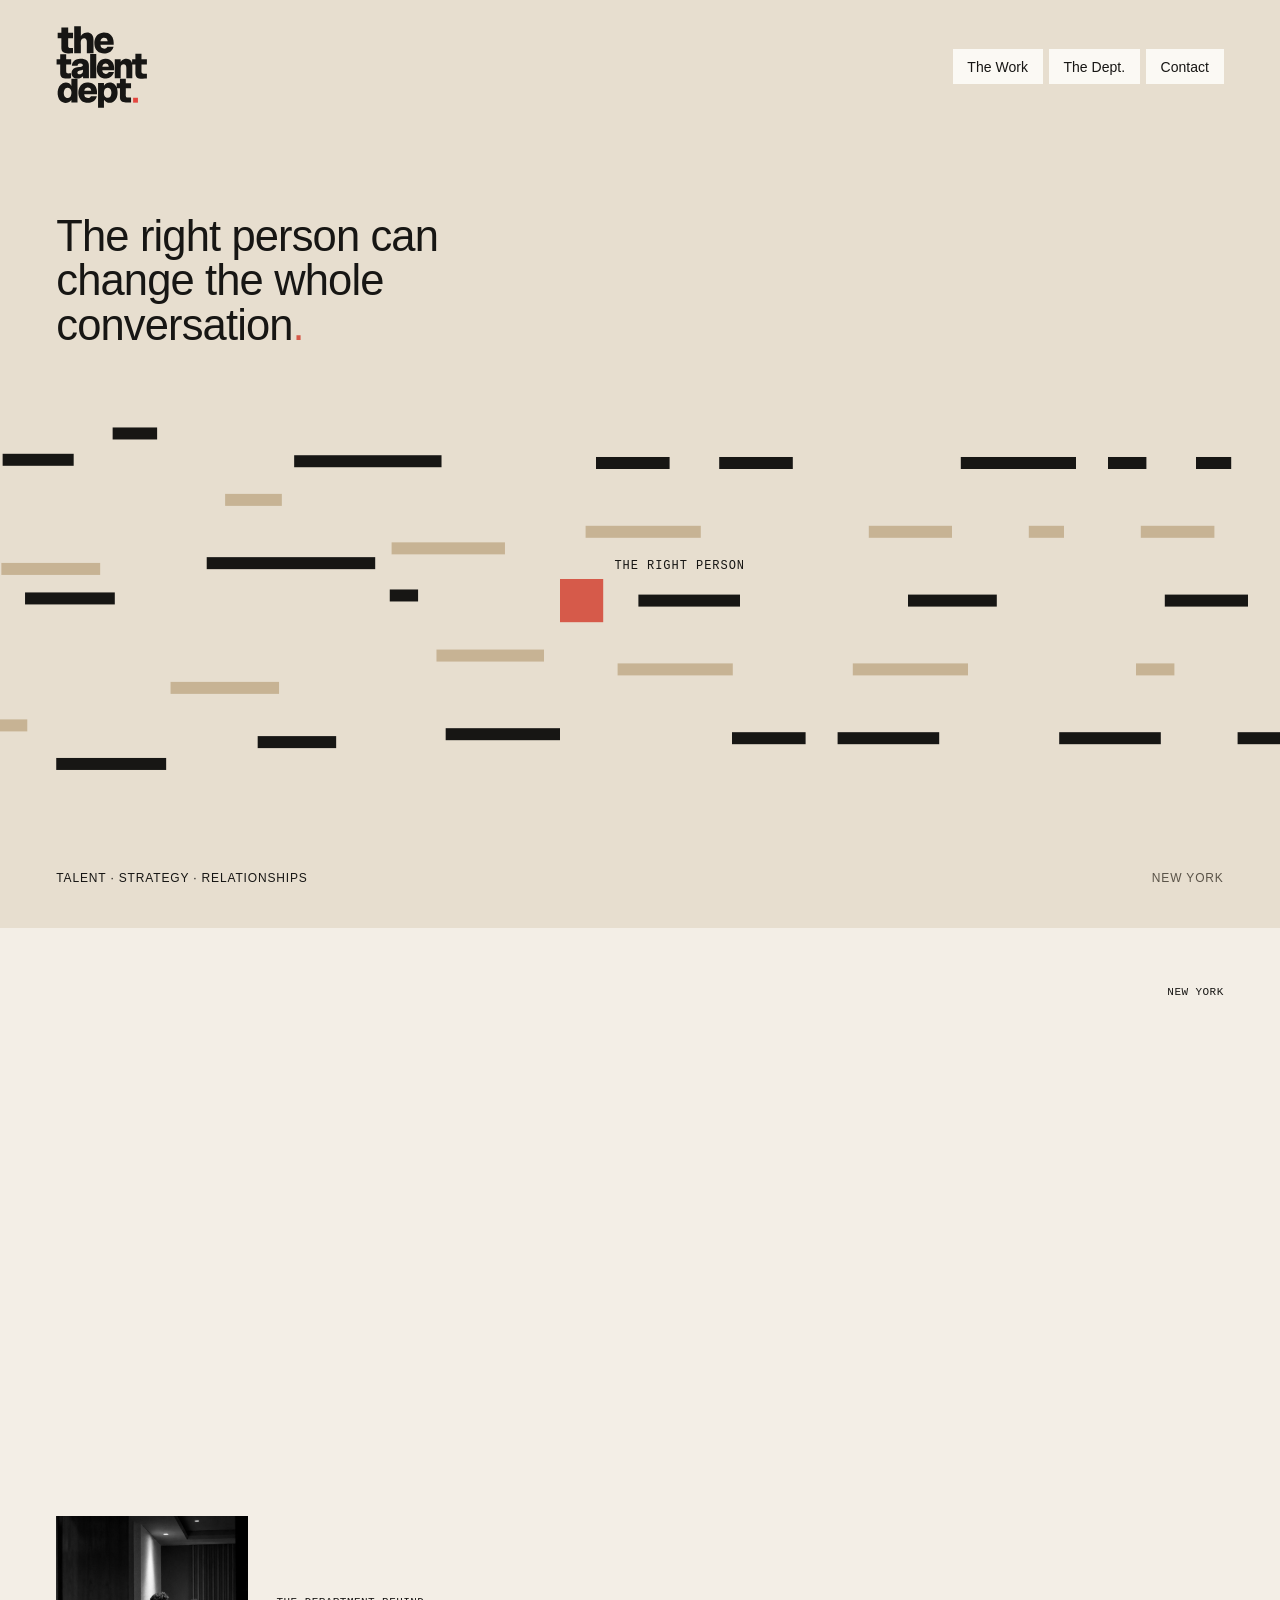
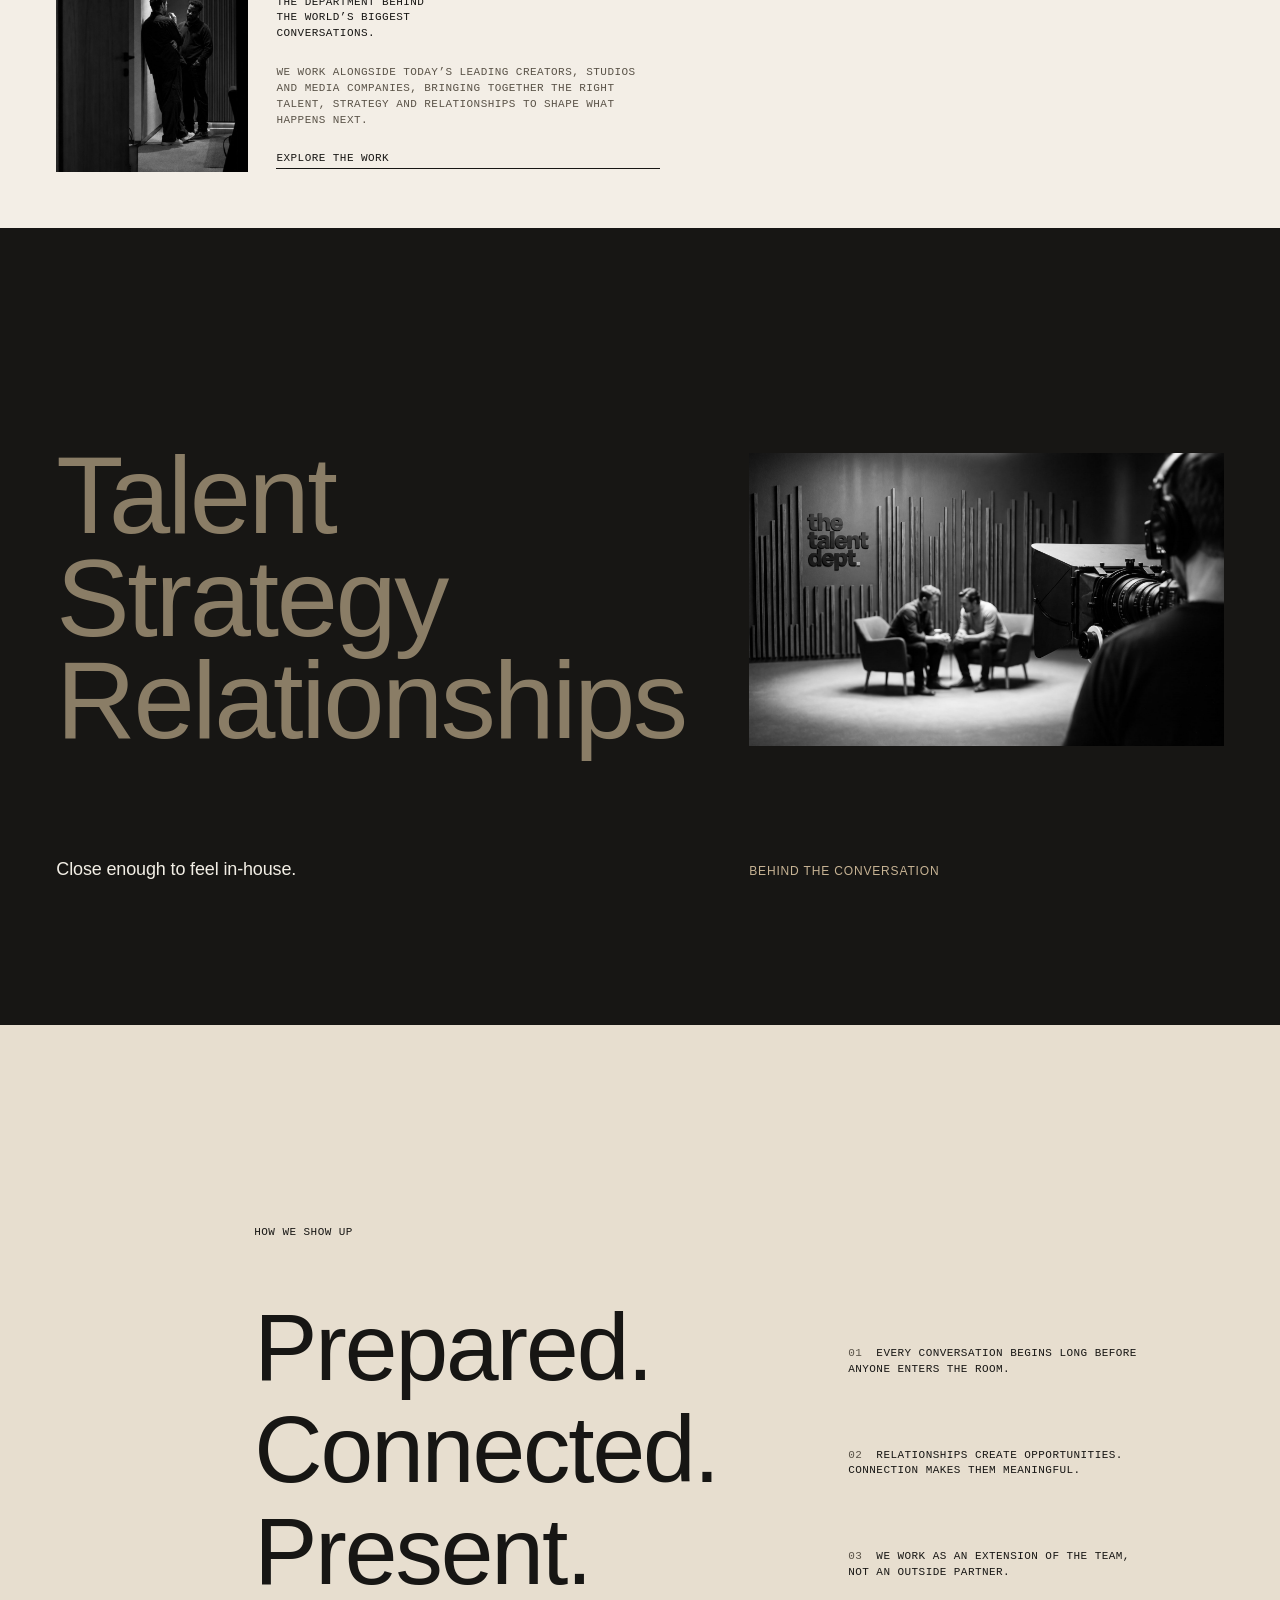
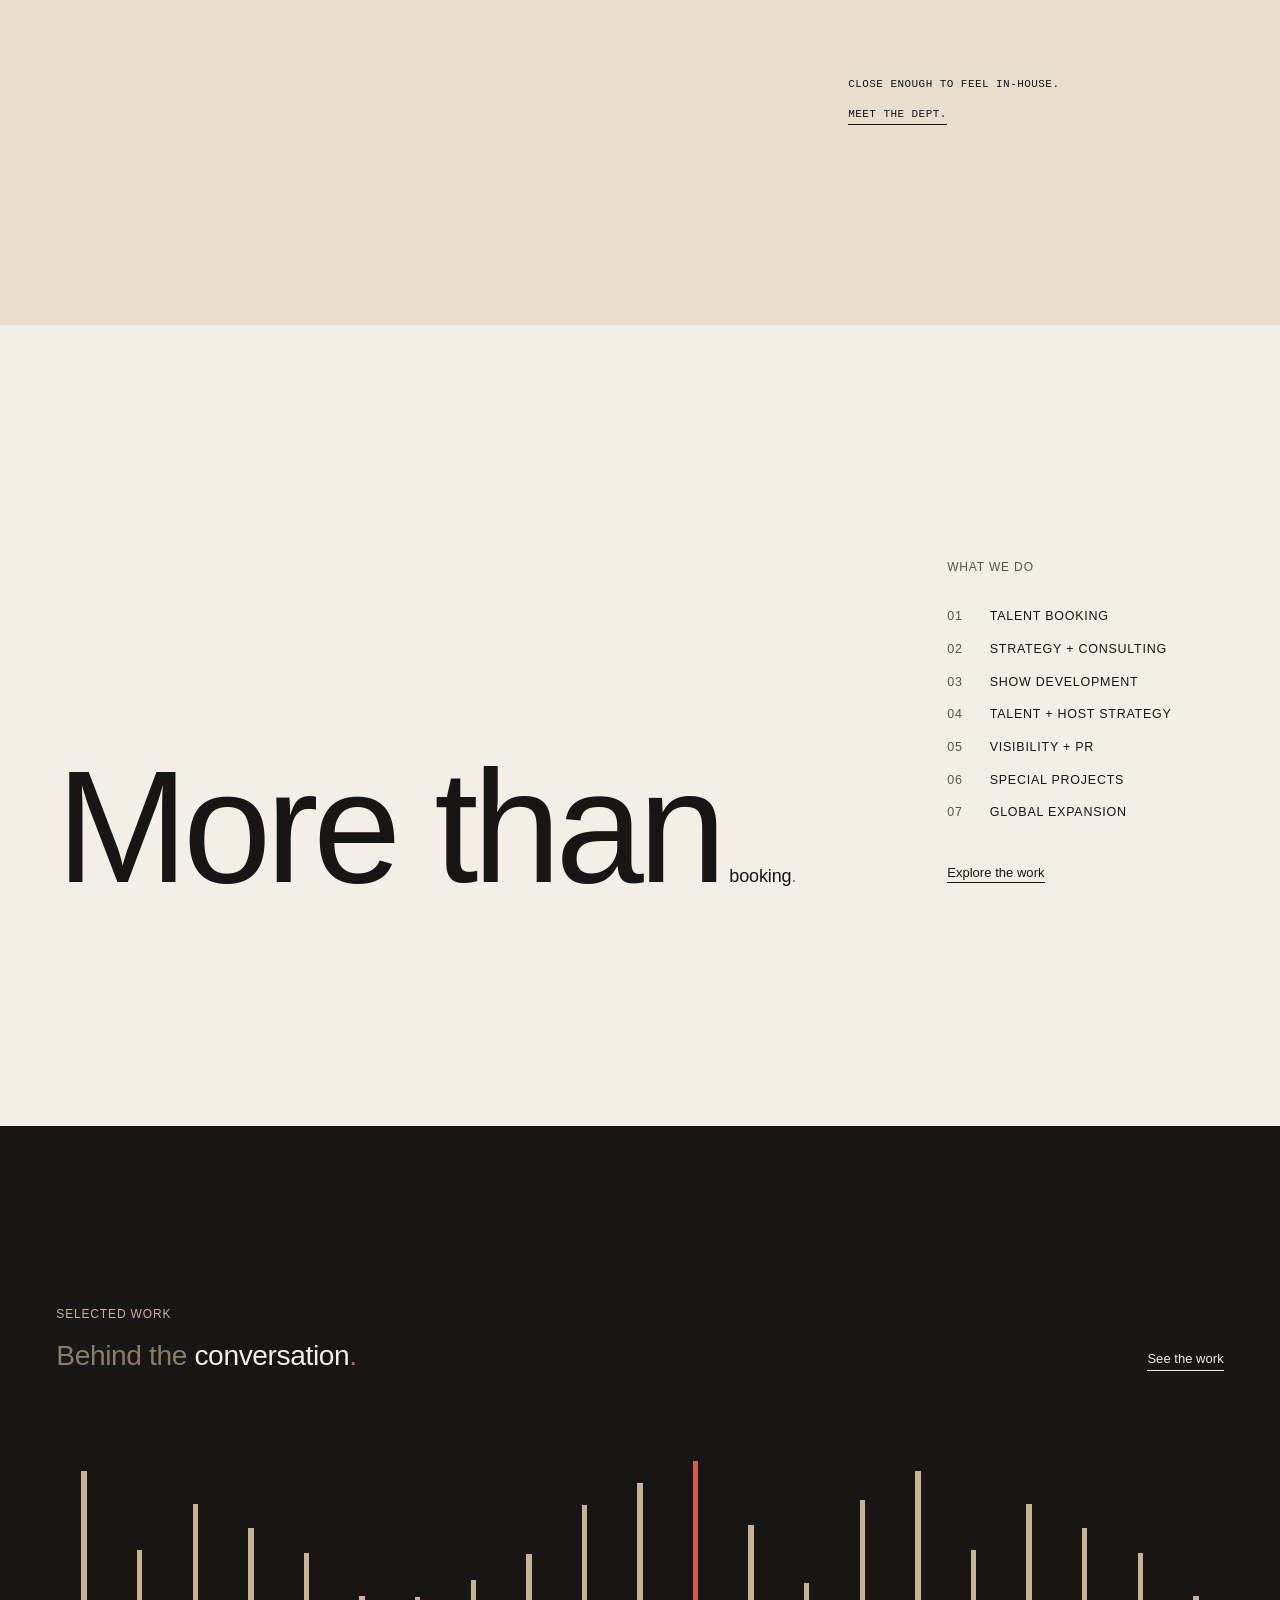
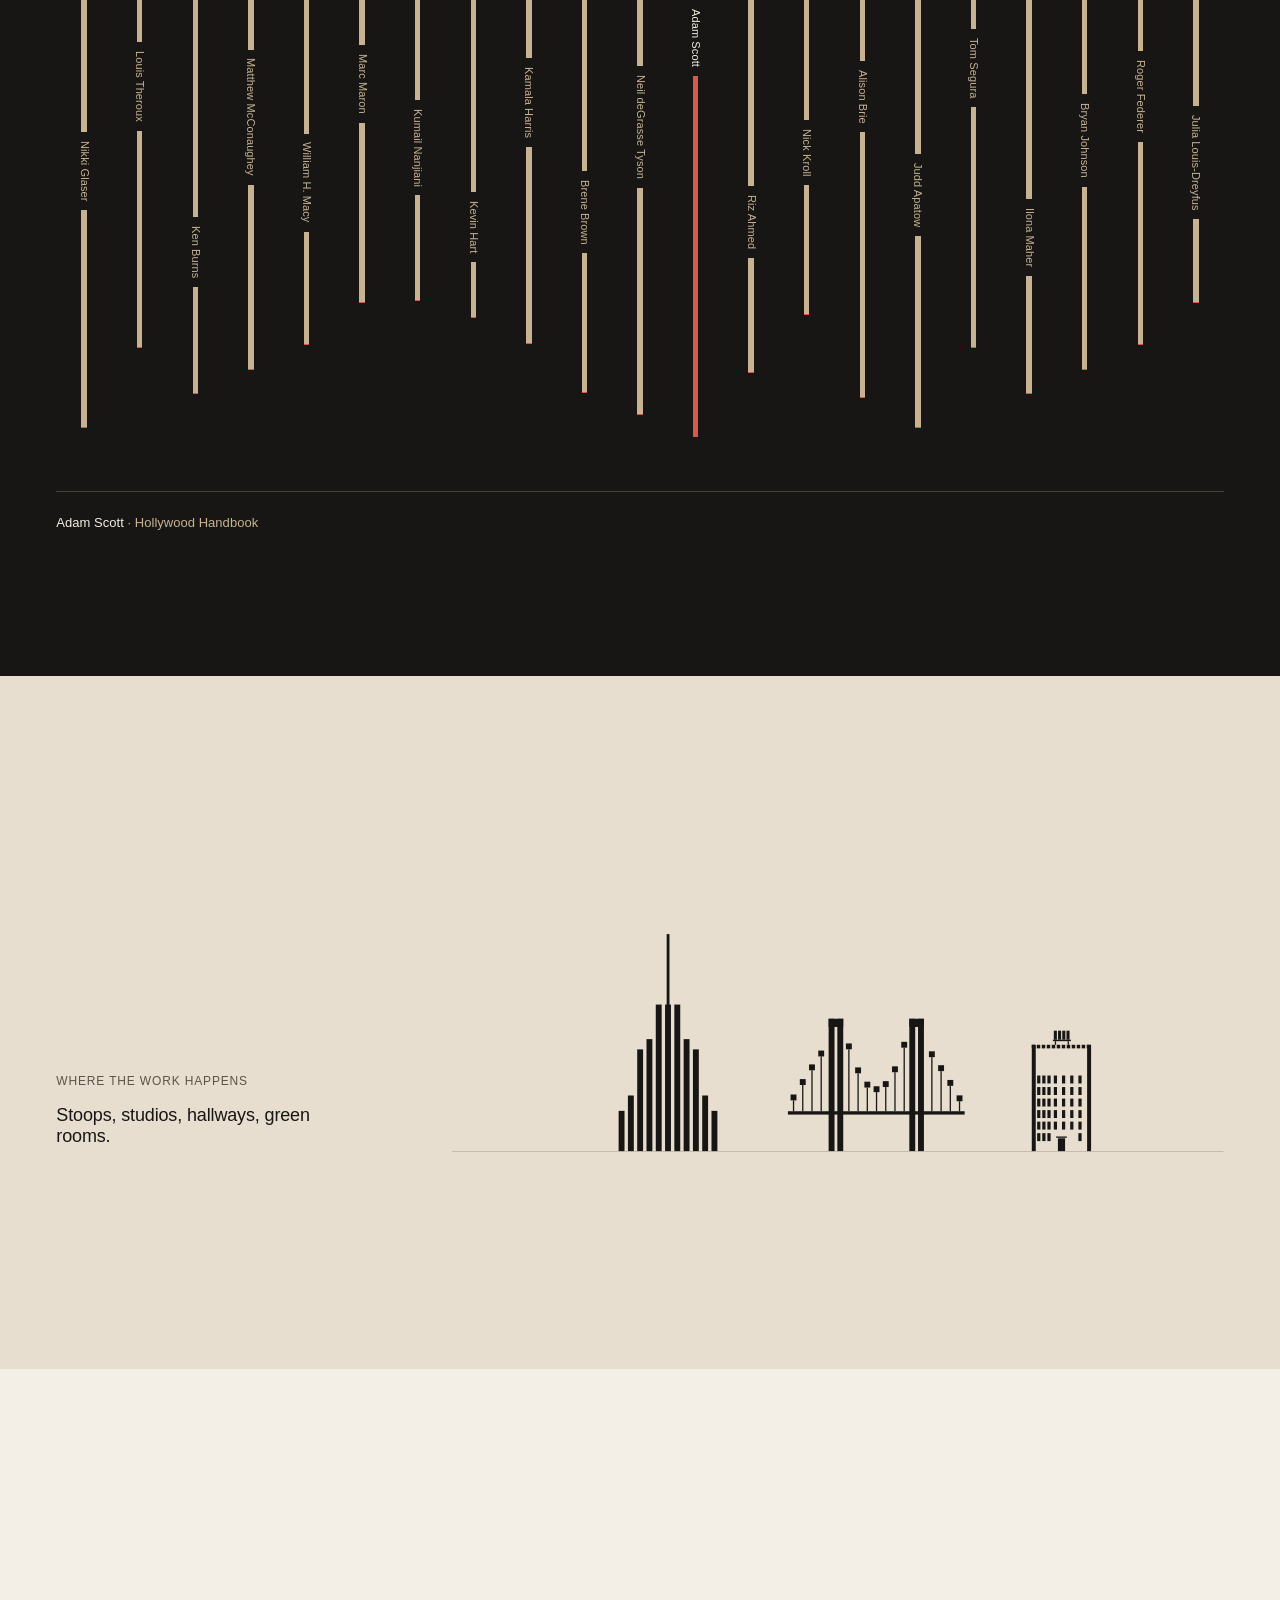
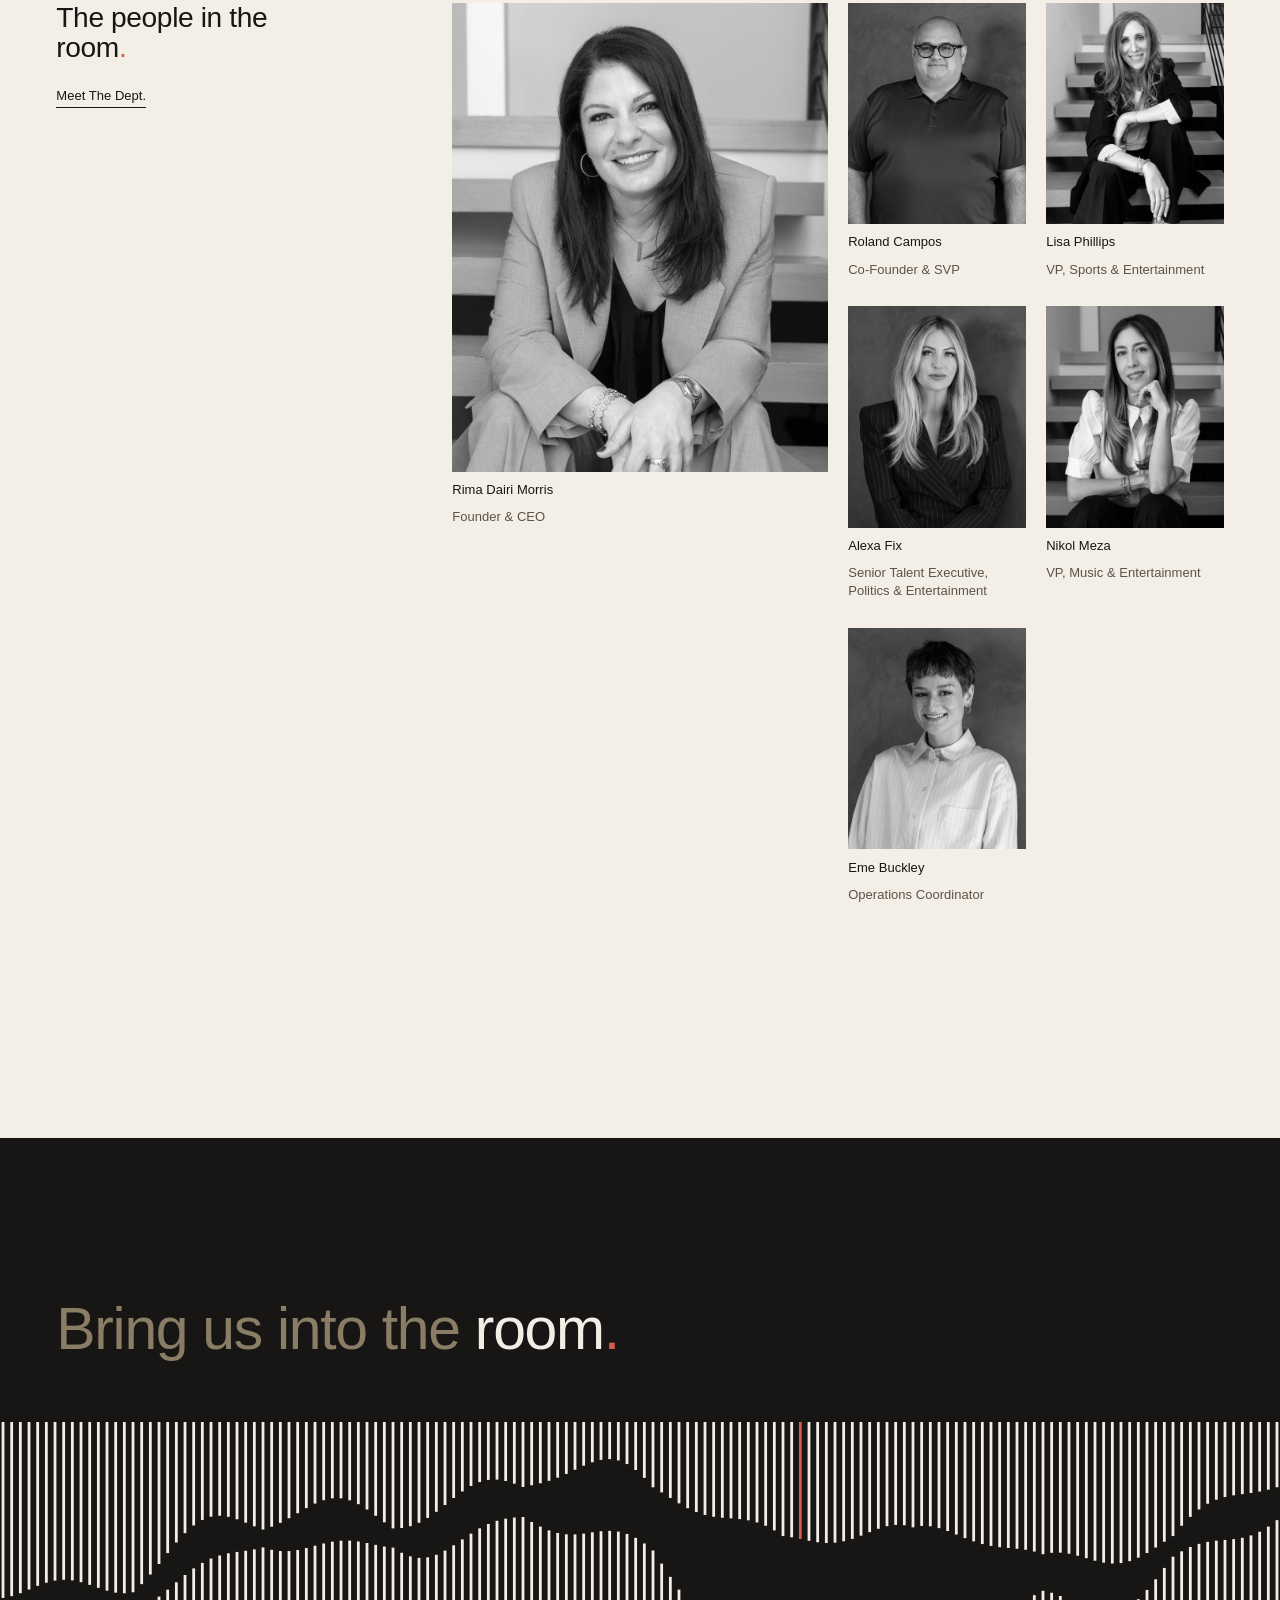
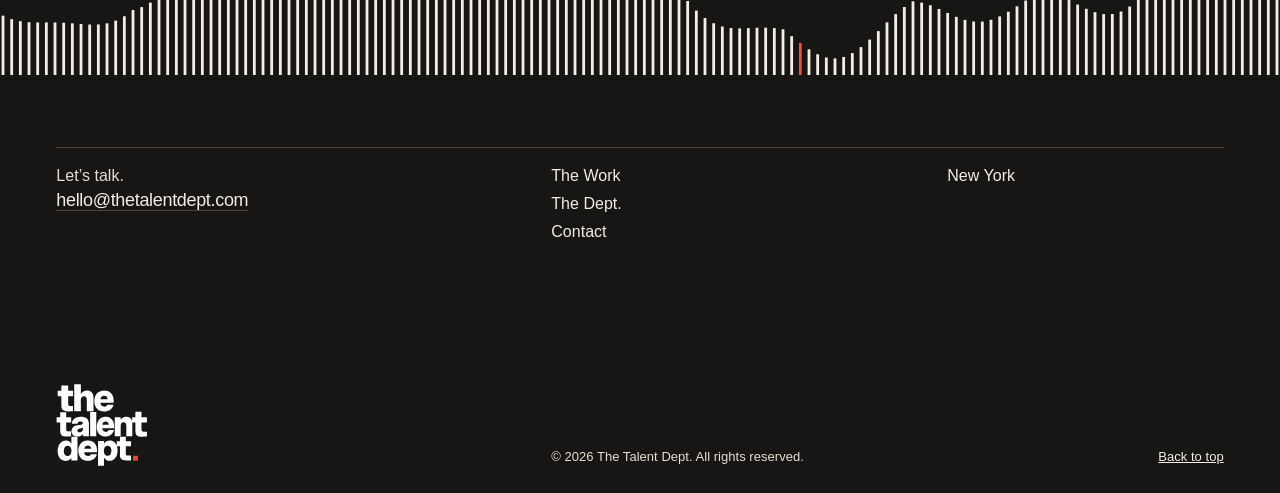
<file: index.html>
<!doctype html>
<html lang="en">
<head>
<meta charset="utf-8">
<meta name="viewport" content="width=device-width,initial-scale=1">
<meta name="robots" content="noindex">
<title>The Talent Dept.</title>
<link rel="icon" href="assets/ttd-logo-dark.svg">
<link rel="stylesheet" href="css/r9.css">
<script>var q=location.search;if(/[?&]nav=min/.test(q))document.documentElement.classList.add('nav-min');var h=q.match(/[?&]hero=([0-9])/);if(h)document.documentElement.classList.add('h'+h[1])</script>
</head>
<body id="top">
<section class="hero3 band-t">
  <header class="nav">
  <a class="logo" href="index.html"><img src="assets/ttd-logo-dark.svg" alt="The Talent Dept."></a>
  <nav aria-label="Main"><ul><li><a href="the-work.html">The Work</a></li><li><a href="the-dept.html">The Dept.</a></li><li><a href="contact.html">Contact</a></li></ul></nav>
</header>
  <div class="hv hv1">
    <h1 class="d2">The right person can change the whole <b>conversation</b><i>.</i></h1>
    <div class="art"><svg viewBox="0 0 1600 519" preserveAspectRatio="xMidYMid slice" role="img" aria-label="Rows of a conversation, out of line before one red square and in line after it"><rect x="3.3" y="66.0" width="88.8" height="15" fill="#171614"/><rect x="140.8" y="33.1" width="55.6" height="15" fill="#171614"/><rect x="367.7" y="67.8" width="184.2" height="15" fill="#171614"/><rect x="745.0" y="70.0" width="92.0" height="15" fill="#171614"/><rect x="899.0" y="70.0" width="92.0" height="15" fill="#171614"/><rect x="1201.0" y="70.0" width="144.0" height="15" fill="#171614"/><rect x="1385.0" y="70.0" width="48.0" height="15" fill="#171614"/><rect x="1495.0" y="70.0" width="44.0" height="15" fill="#171614"/><rect x="1635.0" y="70.0" width="44.0" height="15" fill="#171614"/><rect x="1.7" y="202.4" width="123.5" height="15" fill="#C7B394"/><rect x="281.4" y="116.1" width="70.9" height="15" fill="#C7B394"/><rect x="489.5" y="176.7" width="141.7" height="15" fill="#C7B394"/><rect x="732.0" y="156.0" width="144.0" height="15" fill="#C7B394"/><rect x="1086.0" y="156.0" width="104.0" height="15" fill="#C7B394"/><rect x="1286.0" y="156.0" width="44.0" height="15" fill="#C7B394"/><rect x="1426.0" y="156.0" width="92.0" height="15" fill="#C7B394"/><rect x="1614.0" y="156.0" width="48.0" height="15" fill="#C7B394"/><rect x="31.3" y="239.3" width="112.2" height="15" fill="#171614"/><rect x="258.4" y="195.2" width="210.6" height="15" fill="#171614"/><rect x="487.2" y="235.6" width="35.4" height="15" fill="#171614"/><rect x="798.0" y="242.0" width="127.0" height="15" fill="#171614"/><rect x="1135.0" y="242.0" width="111.0" height="15" fill="#171614"/><rect x="1456.0" y="242.0" width="104.0" height="15" fill="#171614"/><rect x="1600.0" y="242.0" width="111.0" height="15" fill="#171614"/><rect x="-27.2" y="398.0" width="61.3" height="15" fill="#C7B394"/><rect x="213.2" y="351.1" width="135.6" height="15" fill="#C7B394"/><rect x="545.6" y="310.7" width="134.4" height="15" fill="#C7B394"/><rect x="772.0" y="328.0" width="144.0" height="15" fill="#C7B394"/><rect x="1066.0" y="328.0" width="144.0" height="15" fill="#C7B394"/><rect x="1420.0" y="328.0" width="48.0" height="15" fill="#C7B394"/><rect x="70.3" y="446.2" width="137.4" height="15" fill="#171614"/><rect x="322.1" y="418.9" width="98.1" height="15" fill="#171614"/><rect x="557.1" y="409.0" width="142.9" height="15" fill="#171614"/><rect x="915.0" y="414.0" width="92.0" height="15" fill="#171614"/><rect x="1047.0" y="414.0" width="127.0" height="15" fill="#171614"/><rect x="1324.0" y="414.0" width="127.0" height="15" fill="#171614"/><rect x="1547.0" y="414.0" width="111.0" height="15" fill="#171614"/><rect x="700" y="222.5" width="54" height="54" fill="#D65A4A"/><text x="768" y="210.5" font-family="Menlo, ui-monospace, monospace" font-size="15" letter-spacing="1.2" fill="#171614">THE RIGHT PERSON</text></svg></div>
    <div class="cap"><p class="cap-u">Talent · Strategy · Relationships</p><p class="cap-u mute">New York</p></div>
  </div>
  <div class="hv hv2" aria-hidden="true">
    <p class="pre d3">The right person can change the whole</p>
    <p class="giant"><b>conversation</b><i>.</i></p>
  </div>
  <div class="hv hv3" aria-hidden="true">
    <div class="art"><svg viewBox="0 0 1920 1080" preserveAspectRatio="xMidYMid slice" role="img" aria-label="Line of Sight in depth"><rect x="411.2" y="249.5" width="101.8" height="42.6" fill="#171614"/><rect x="1433.8" y="890.9" width="145.8" height="42.6" fill="#C7B394"/><rect x="1197.8" y="247.4" width="41.9" height="42.9" fill="#171614"/><rect x="877.5" y="680.1" width="258.9" height="43.7" fill="#171614"/><rect x="28.1" y="229.9" width="273.0" height="45.3" fill="#171614"/><rect x="671.6" y="219.5" width="464.4" height="46.7" fill="#171614"/><rect x="1709.0" y="935.1" width="157.4" height="48.3" fill="#C7B394"/><rect x="681.0" y="938.8" width="47.7" height="48.7" fill="#C7B394"/><rect x="-251.3" y="701.3" width="257.0" height="51.4" fill="#171614"/><rect x="1331.4" y="437.5" width="433.7" height="53.9" fill="#C7B394"/><rect x="1081.4" y="432.6" width="158.5" height="56.1" fill="#D65A4A"/><rect x="307.6" y="998.7" width="205.6" height="56.5" fill="#C7B394"/><rect x="192.5" y="414.8" width="361.2" height="63.9" fill="#C7B394"/></svg></div>
    <p class="d2 line">The right person can change the whole <b>conversation</b><i>.</i></p>
  </div>
</section>

<section class="pause band-l">
  <p class="mono tr">New York</p>
  <div class="bl">
    <figure><img src="assets/web/hall.jpg" alt="Two producers talking in a hallway" style="object-position:58% 50%"></figure>
    <div class="mt">
      <p class="mono">The department behind<br>the world’s biggest<br>conversations.</p>
      <p class="mono soft">We work alongside today’s leading creators, studios and media companies, bringing together the right talent, strategy and relationships to shape what happens next.</p>
      <a class="mono u" href="the-work.html">Explore the work</a>
    </div>
  </div>
</section>

<section class="chairs2">
  <h2 class="words" aria-label="Talent, strategy, relationships"><span>Talent</span><span>Strategy</span><span>Relationships</span></h2>
  <figure><img src="assets/web/set.jpg" alt="Two people in conversation on a set, The Talent Dept. sign on the wall behind them" style="object-position:50% 46%"></figure>
  <div class="foot2"><p class="d4">Close enough to feel in-house.</p><p class="cap-u">Behind the conversation</p></div>
</section>

<section class="lock2 band-t">
  <p class="mono lbl">How we show up</p>
  <div class="rows">
    <div class="row"><p class="w">Prepared<i>.</i></p><p class="mono m"><span class="soft">01</span>&nbsp;&nbsp;Every conversation begins long before anyone enters the room.</p></div>
    <div class="row"><p class="w">Connected<i>.</i></p><p class="mono m"><span class="soft">02</span>&nbsp;&nbsp;Relationships create opportunities. Connection makes them meaningful.</p></div>
    <div class="row"><p class="w">Present<i>.</i></p><p class="mono m"><span class="soft">03</span>&nbsp;&nbsp;We work as an extension of the team, not an outside partner.</p></div>
  </div>
  <div class="end"><p class="mono">Close enough to feel in-house.</p><a class="mono u" href="the-dept.html">Meet The Dept.</a></div>
</section>

<section class="pun band-l">
  <h2 class="pun-h"><span class="big">More than</span><span class="small">booking<i>.</i></span></h2>
  <div class="pun-b">
    <p class="cap-u mute">What we do</p>
    <ol class="num"><li><span>01</span><span>Talent Booking</span></li><li><span>02</span><span>Strategy + Consulting</span></li><li><span>03</span><span>Show Development</span></li><li><span>04</span><span>Talent + Host Strategy</span></li><li><span>05</span><span>Visibility + PR</span></li><li><span>06</span><span>Special Projects</span></li><li><span>07</span><span>Global Expansion</span></li></ol>
    <a class="u sm" href="the-work.html">Explore the work</a>
  </div>
</section>

<section class="wavenm">
  <div class="hd"><div><p class="cap-u" style="color:var(--draft)">Selected work</p><h2 class="d3">Behind the <b>conversation</b><i>.</i></h2></div><a class="u sm" href="the-work.html#work">See the work</a></div>
  <div class="wv" aria-hidden="true"><div class="b" style="height:96.7%;--k:1.10"><i class="t"></i><em>Nikki Glaser</em><i class="u"></i></div><div class="b" style="height:69.1%;--k:0.60"><i class="t"></i><em>Louis Theroux</em><i class="u"></i></div><div class="b" style="height:85.1%;--k:1.50"><i class="t"></i><em>Ken Burns</em><i class="u"></i></div><div class="b" style="height:76.8%;--k:0.80"><i class="t"></i><em>Matthew McConaughey</em><i class="u"></i></div><div class="b" style="height:68.2%;--k:1.24"><i class="t"></i><em>William H. Macy</em><i class="u"></i></div><div class="b" style="height:53.3%;--k:0.44"><i class="t"></i><em>Marc Maron</em><i class="u"></i></div><div class="b" style="height:52.8%;--k:1.00"><i class="t"></i><em>Kumail Nanjiani</em><i class="u"></i></div><div class="b" style="height:58.8%;--k:1.60"><i class="t"></i><em>Kevin Hart</em><i class="u"></i></div><div class="b" style="height:67.7%;--k:0.70"><i class="t"></i><em>Kamala Harris</em><i class="u"></i></div><div class="b" style="height:84.8%;--k:1.32"><i class="t"></i><em>Brene Brown</em><i class="u"></i></div><div class="b" style="height:92.3%;--k:0.90"><i class="t"></i><em>Neil deGrasse Tyson</em><i class="u"></i></div><div class="b on" style="height:100.0%;--k:0.56"><i class="t"></i><em>Adam Scott</em><i class="u"></i></div><div class="b" style="height:77.9%;--k:1.40"><i class="t"></i><em>Riz Ahmed</em><i class="u"></i></div><div class="b" style="height:57.7%;--k:1.04"><i class="t"></i><em>Nick Kroll</em><i class="u"></i></div><div class="b" style="height:86.5%;--k:0.76"><i class="t"></i><em>Alison Brie</em><i class="u"></i></div><div class="b" style="height:96.7%;--k:1.20"><i class="t"></i><em>Judd Apatow</em><i class="u"></i></div><div class="b" style="height:69.1%;--k:0.50"><i class="t"></i><em>Tom Segura</em><i class="u"></i></div><div class="b" style="height:85.1%;--k:1.44"><i class="t"></i><em>Ilona Maher</em><i class="u"></i></div><div class="b" style="height:76.8%;--k:0.96"><i class="t"></i><em>Bryan Johnson</em><i class="u"></i></div><div class="b" style="height:68.2%;--k:0.66"><i class="t"></i><em>Roger Federer</em><i class="u"></i></div><div class="b" style="height:53.3%;--k:1.16"><i class="t"></i><em>Julia Louis-Dreyfus</em><i class="u"></i></div></div>
  <p class="now sm"><b>Adam Scott</b> · Hollywood Handbook</p>
  <ol class="sr"><li>Nikki Glaser, Get Real with Me with Alix Earle</li><li>Louis Theroux, Gavin Newsom</li><li>Ken Burns, Gavin Newsom</li><li>Matthew McConaughey, Modern Wisdom</li><li>William H. Macy, Thanks Dad with Ego Nwodim</li><li>Marc Maron, Bombing with Eric Andre</li><li>Kumail Nanjiani, Paul’s Best</li><li>Kevin Hart, The Diary of a CEO</li><li>Kamala Harris, The Diary of a CEO</li><li>Brene Brown, The Diary of a CEO</li><li>Neil deGrasse Tyson, The Diary of a CEO</li><li>Adam Scott, Hollywood Handbook</li><li>Riz Ahmed, Hollywood Handbook</li><li>Nick Kroll, Take Your Shoes Off with Rick Glassman</li><li>Alison Brie, Take Your Shoes Off with Rick Glassman</li><li>Judd Apatow, Modern Wisdom</li><li>Tom Segura, Modern Wisdom</li><li>Ilona Maher, Olivia’s House</li><li>Bryan Johnson, What Now? with Trevor Noah</li><li>Roger Federer, What Now? with Trevor Noah</li><li>Julia Louis-Dreyfus, What Now? with Trevor Noah</li></ol>
</section>

<section class="street2 band-t">
  <div class="cap"><p class="cap-u mute">Where the work happens</p><p class="d4">Stoops, studios, hallways, green rooms.</p></div>
  <div class="art"><svg viewBox="0 0 1920 604" role="img" aria-label="A skyscraper, a bridge and an apartment building, drawn from the microphone, headphones and call sheet icons"><g transform="translate(414.7 60.0) scale(0.3188)"><rect x="0.0" y="1380" width="46" height="314" fill="#171614"/><rect x="72.5" y="1260" width="46" height="434" fill="#171614"/><rect x="145.0" y="900" width="46" height="794" fill="#171614"/><rect x="217.5" y="820" width="46" height="874" fill="#171614"/><rect x="290.0" y="550" width="46" height="1144" fill="#171614"/><rect x="362.5" y="550" width="46" height="1144" fill="#171614"/><rect x="435.0" y="550" width="46" height="1144" fill="#171614"/><rect x="507.5" y="820" width="46" height="874" fill="#171614"/><rect x="580.0" y="900" width="46" height="794" fill="#171614"/><rect x="652.5" y="1260" width="46" height="434" fill="#171614"/><rect x="725.0" y="1380" width="46" height="314" fill="#171614"/><rect x="375.0" y="0" width="22" height="560" fill="#171614"/></g><g transform="translate(836.0 270.7) scale(0.3188)"><rect x="318" y="0" width="46" height="1033" fill="#171614"/><rect x="386" y="0" width="46" height="1033" fill="#171614"/><rect x="948" y="0" width="46" height="1033" fill="#171614"/><rect x="1016" y="0" width="46" height="1033" fill="#171614"/><rect x="318" y="0" width="114" height="64" fill="#171614"/><rect x="948" y="0" width="114" height="64" fill="#171614"/><rect x="21" y="591.3" width="46" height="46" fill="#171614"/><rect x="93" y="471.1" width="46" height="46" fill="#171614"/><rect x="165" y="356.4" width="46" height="46" fill="#171614"/><rect x="237" y="248.3" width="46" height="46" fill="#171614"/><rect x="453" y="192.60000000000002" width="46" height="46" fill="#171614"/><rect x="525" y="379.79999999999995" width="46" height="46" fill="#171614"/><rect x="597" y="491.20000000000005" width="46" height="46" fill="#171614"/><rect x="669" y="527.0" width="46" height="46" fill="#171614"/><rect x="741" y="487.0" width="46" height="46" fill="#171614"/><rect x="813" y="371.4" width="46" height="46" fill="#171614"/><rect x="885" y="180.0" width="46" height="46" fill="#171614"/><rect x="1101" y="254.10000000000002" width="46" height="46" fill="#171614"/><rect x="1173" y="362.6" width="46" height="46" fill="#171614"/><rect x="1245" y="477.70000000000005" width="46" height="46" fill="#171614"/><rect x="1317" y="598.1" width="46" height="46" fill="#171614"/><rect x="0" y="722" width="1380" height="26" fill="#171614"/><rect x="39" y="637.3" width="10" height="84.7" fill="#171614"/><rect x="111" y="517.1" width="10" height="204.9" fill="#171614"/><rect x="183" y="402.4" width="10" height="319.6" fill="#171614"/><rect x="255" y="294.3" width="10" height="427.7" fill="#171614"/><rect x="471" y="238.60000000000002" width="10" height="483.4" fill="#171614"/><rect x="543" y="425.79999999999995" width="10" height="296.2" fill="#171614"/><rect x="615" y="537.2" width="10" height="184.8" fill="#171614"/><rect x="687" y="573.0" width="10" height="149.0" fill="#171614"/><rect x="759" y="533.0" width="10" height="189.0" fill="#171614"/><rect x="831" y="417.4" width="10" height="304.6" fill="#171614"/><rect x="903" y="226.0" width="10" height="496.0" fill="#171614"/><rect x="1119" y="300.1" width="10" height="421.9" fill="#171614"/><rect x="1191" y="408.6" width="10" height="313.4" fill="#171614"/><rect x="1263" y="523.7" width="10" height="198.3" fill="#171614"/><rect x="1335" y="644.1" width="10" height="77.9" fill="#171614"/></g><g transform="translate(1443.0 300.4) scale(0.3188)"><rect x="0" y="110" width="31" height="830" fill="#171614"/><rect x="432" y="110" width="31" height="830" fill="#171614"/><rect x="0" y="110" width="27" height="28" fill="#171614"/><rect x="39" y="110" width="27" height="28" fill="#171614"/><rect x="78" y="110" width="27" height="28" fill="#171614"/><rect x="117" y="110" width="27" height="28" fill="#171614"/><rect x="156" y="110" width="27" height="28" fill="#171614"/><rect x="195" y="110" width="27" height="28" fill="#171614"/><rect x="234" y="110" width="27" height="28" fill="#171614"/><rect x="273" y="110" width="27" height="28" fill="#171614"/><rect x="312" y="110" width="27" height="28" fill="#171614"/><rect x="351" y="110" width="27" height="28" fill="#171614"/><rect x="390" y="110" width="27" height="28" fill="#171614"/><rect x="429" y="110" width="27" height="28" fill="#171614"/><rect x="172" y="0" width="24" height="70" fill="#171614"/><rect x="205" y="0" width="24" height="70" fill="#171614"/><rect x="238" y="0" width="24" height="70" fill="#171614"/><rect x="271" y="0" width="24" height="70" fill="#171614"/><rect x="165" y="70" width="140" height="12" fill="#171614"/><rect x="180" y="82" width="10" height="28" fill="#171614"/><rect x="280" y="82" width="10" height="28" fill="#171614"/><rect x="42" y="350" width="25" height="62" fill="#171614"/><rect x="82" y="350" width="25" height="62" fill="#171614"/><rect x="122" y="350" width="25" height="62" fill="#171614"/><rect x="172" y="350" width="25" height="62" fill="#171614"/><rect x="236" y="350" width="25" height="62" fill="#171614"/><rect x="300" y="350" width="25" height="62" fill="#171614"/><rect x="364" y="350" width="25" height="62" fill="#171614"/><rect x="42" y="440" width="25" height="62" fill="#171614"/><rect x="82" y="440" width="25" height="62" fill="#171614"/><rect x="122" y="440" width="25" height="62" fill="#171614"/><rect x="172" y="440" width="25" height="62" fill="#171614"/><rect x="236" y="440" width="25" height="62" fill="#171614"/><rect x="300" y="440" width="25" height="62" fill="#171614"/><rect x="364" y="440" width="25" height="62" fill="#171614"/><rect x="42" y="530" width="25" height="62" fill="#171614"/><rect x="82" y="530" width="25" height="62" fill="#171614"/><rect x="122" y="530" width="25" height="62" fill="#171614"/><rect x="172" y="530" width="25" height="62" fill="#171614"/><rect x="236" y="530" width="25" height="62" fill="#171614"/><rect x="300" y="530" width="25" height="62" fill="#171614"/><rect x="364" y="530" width="25" height="62" fill="#171614"/><rect x="42" y="620" width="25" height="62" fill="#171614"/><rect x="82" y="620" width="25" height="62" fill="#171614"/><rect x="122" y="620" width="25" height="62" fill="#171614"/><rect x="172" y="620" width="25" height="62" fill="#171614"/><rect x="236" y="620" width="25" height="62" fill="#171614"/><rect x="300" y="620" width="25" height="62" fill="#171614"/><rect x="364" y="620" width="25" height="62" fill="#171614"/><rect x="42" y="710" width="25" height="62" fill="#171614"/><rect x="82" y="710" width="25" height="62" fill="#171614"/><rect x="122" y="710" width="25" height="62" fill="#171614"/><rect x="172" y="710" width="25" height="62" fill="#171614"/><rect x="236" y="710" width="25" height="62" fill="#171614"/><rect x="300" y="710" width="25" height="62" fill="#171614"/><rect x="364" y="710" width="25" height="62" fill="#171614"/><rect x="42" y="800" width="25" height="62" fill="#171614"/><rect x="82" y="800" width="25" height="62" fill="#171614"/><rect x="122" y="800" width="25" height="62" fill="#171614"/><rect x="364" y="800" width="25" height="62" fill="#171614"/><rect x="204" y="840" width="56" height="100" fill="#171614"/><rect x="190" y="826" width="84" height="10" fill="#171614"/></g><rect x="0" y="600" width="1920" height="1.4" fill="#171614" opacity=".3"/></svg></div>
</section>

<section class="ppl3 band-l">
  <div class="t"><h2 class="d3">The people in the <b>room</b><i>.</i></h2><a class="u sm" href="the-dept.html">Meet The Dept.</a></div>
  <div class="lead"><a href="the-dept.html#rima"><img src="assets/web/team-auburn.jpg" alt="Rima Dairi Morris"><p class="lab sm">Rima Dairi Morris</p><p class="sm mute">Founder &amp; CEO</p></a></div>
  <div class="rest"><a href="the-dept.html#roland"><img src="assets/web/team-man.jpg" alt="Roland Campos"><p class="lab sm">Roland Campos</p><p class="sm mute">Co-Founder &amp; SVP</p></a><a href="the-dept.html#lisa"><img src="assets/web/team-sage.jpg" alt="Lisa Phillips"><p class="lab sm">Lisa Phillips</p><p class="sm mute">VP, Sports &amp; Entertainment</p></a><a href="the-dept.html#alexa"><img src="assets/web/team-blonde.jpg" alt="Alexa Fix"><p class="lab sm">Alexa Fix</p><p class="sm mute">Senior Talent Executive, Politics &amp; Entertainment</p></a><a href="the-dept.html#nikol"><img src="assets/web/team-blouse.jpg" alt="Nikol Meza"><p class="lab sm">Nikol Meza</p><p class="sm mute">VP, Music &amp; Entertainment</p></a><a href="the-dept.html#eme"><img src="assets/web/team-pixie.jpg" alt="Eme Buckley"><p class="lab sm">Eme Buckley</p><p class="sm mute">Operations Coordinator</p></a></div>
</section>
<footer class="foot" id="contact">
  <h2 class="d1">Bring us into the <b>room</b><i>.</i></h2>
  <div class="field"><svg viewBox="0 0 1920 380" aria-hidden="true"><rect x="2.4" y="0" width="4.2" height="263.9" fill="#F2EEE5"/><rect x="2.4" y="290.5" width="4.2" height="89.5" fill="#F2EEE5"/><rect x="15.4" y="0" width="4.2" height="261.2" fill="#F2EEE5"/><rect x="15.4" y="295.7" width="4.2" height="84.3" fill="#F2EEE5"/><rect x="28.4" y="0" width="4.2" height="256.8" fill="#F2EEE5"/><rect x="28.4" y="298.8" width="4.2" height="81.2" fill="#F2EEE5"/><rect x="41.4" y="0" width="4.2" height="251.3" fill="#F2EEE5"/><rect x="41.4" y="300.3" width="4.2" height="79.7" fill="#F2EEE5"/><rect x="54.4" y="0" width="4.2" height="245.8" fill="#F2EEE5"/><rect x="54.4" y="300.7" width="4.2" height="79.3" fill="#F2EEE5"/><rect x="67.4" y="0" width="4.2" height="241.1" fill="#F2EEE5"/><rect x="67.4" y="300.6" width="4.2" height="79.4" fill="#F2EEE5"/><rect x="80.4" y="0" width="4.2" height="237.9" fill="#F2EEE5"/><rect x="80.4" y="300.7" width="4.2" height="79.3" fill="#F2EEE5"/><rect x="93.4" y="0" width="4.2" height="236.7" fill="#F2EEE5"/><rect x="93.4" y="301.1" width="4.2" height="78.9" fill="#F2EEE5"/><rect x="106.4" y="0" width="4.2" height="237.6" fill="#F2EEE5"/><rect x="106.4" y="302.0" width="4.2" height="78.0" fill="#F2EEE5"/><rect x="119.4" y="0" width="4.2" height="240.3" fill="#F2EEE5"/><rect x="119.4" y="303.0" width="4.2" height="77.0" fill="#F2EEE5"/><rect x="132.4" y="0" width="4.2" height="244.3" fill="#F2EEE5"/><rect x="132.4" y="303.8" width="4.2" height="76.2" fill="#F2EEE5"/><rect x="145.4" y="0" width="4.2" height="248.8" fill="#F2EEE5"/><rect x="145.4" y="303.7" width="4.2" height="76.3" fill="#F2EEE5"/><rect x="158.4" y="0" width="4.2" height="253.0" fill="#F2EEE5"/><rect x="158.4" y="302.0" width="4.2" height="78.0" fill="#F2EEE5"/><rect x="171.4" y="0" width="4.2" height="256.0" fill="#F2EEE5"/><rect x="171.4" y="298.0" width="4.2" height="82.0" fill="#F2EEE5"/><rect x="184.4" y="0" width="4.2" height="256.9" fill="#F2EEE5"/><rect x="184.4" y="291.4" width="4.2" height="88.6" fill="#F2EEE5"/><rect x="197.4" y="0" width="4.2" height="255.4" fill="#F2EEE5"/><rect x="197.4" y="282.0" width="4.2" height="98.0" fill="#F2EEE5"/><rect x="210.4" y="0" width="4.2" height="243.2" fill="#F2EEE5"/><rect x="210.4" y="277.7" width="4.2" height="102.3" fill="#F2EEE5"/><rect x="223.4" y="0" width="4.2" height="228.8" fill="#F2EEE5"/><rect x="223.4" y="270.9" width="4.2" height="109.1" fill="#F2EEE5"/><rect x="236.4" y="0" width="4.2" height="213.0" fill="#F2EEE5"/><rect x="236.4" y="261.9" width="4.2" height="118.1" fill="#F2EEE5"/><rect x="249.4" y="0" width="4.2" height="196.6" fill="#F2EEE5"/><rect x="249.4" y="251.5" width="4.2" height="128.5" fill="#F2EEE5"/><rect x="262.4" y="0" width="4.2" height="180.8" fill="#F2EEE5"/><rect x="262.4" y="240.4" width="4.2" height="139.6" fill="#F2EEE5"/><rect x="275.4" y="0" width="4.2" height="166.7" fill="#F2EEE5"/><rect x="275.4" y="229.5" width="4.2" height="150.5" fill="#F2EEE5"/><rect x="288.4" y="0" width="4.2" height="155.2" fill="#F2EEE5"/><rect x="288.4" y="219.6" width="4.2" height="160.4" fill="#F2EEE5"/><rect x="301.4" y="0" width="4.2" height="146.9" fill="#F2EEE5"/><rect x="301.4" y="211.3" width="4.2" height="168.7" fill="#F2EEE5"/><rect x="314.4" y="0" width="4.2" height="142.1" fill="#F2EEE5"/><rect x="314.4" y="204.8" width="4.2" height="175.2" fill="#F2EEE5"/><rect x="327.4" y="0" width="4.2" height="140.6" fill="#F2EEE5"/><rect x="327.4" y="200.2" width="4.2" height="179.8" fill="#F2EEE5"/><rect x="340.4" y="0" width="4.2" height="142.2" fill="#F2EEE5"/><rect x="340.4" y="197.0" width="4.2" height="183.0" fill="#F2EEE5"/><rect x="353.4" y="0" width="4.2" height="145.9" fill="#F2EEE5"/><rect x="353.4" y="194.9" width="4.2" height="185.1" fill="#F2EEE5"/><rect x="366.4" y="0" width="4.2" height="151.0" fill="#F2EEE5"/><rect x="366.4" y="193.2" width="4.2" height="186.8" fill="#F2EEE5"/><rect x="379.4" y="0" width="4.2" height="156.5" fill="#F2EEE5"/><rect x="379.4" y="191.1" width="4.2" height="188.9" fill="#F2EEE5"/><rect x="392.4" y="0" width="4.2" height="161.3" fill="#F2EEE5"/><rect x="392.4" y="188.1" width="4.2" height="191.9" fill="#F2EEE5"/><rect x="405.4" y="0" width="4.2" height="157.0" fill="#F2EEE5"/><rect x="405.4" y="191.7" width="4.2" height="188.3" fill="#F2EEE5"/><rect x="418.4" y="0" width="4.2" height="151.3" fill="#F2EEE5"/><rect x="418.4" y="193.6" width="4.2" height="186.4" fill="#F2EEE5"/><rect x="431.4" y="0" width="4.2" height="144.4" fill="#F2EEE5"/><rect x="431.4" y="193.6" width="4.2" height="186.4" fill="#F2EEE5"/><rect x="444.4" y="0" width="4.2" height="136.8" fill="#F2EEE5"/><rect x="444.4" y="192.0" width="4.2" height="188.0" fill="#F2EEE5"/><rect x="457.4" y="0" width="4.2" height="129.2" fill="#F2EEE5"/><rect x="457.4" y="189.1" width="4.2" height="190.9" fill="#F2EEE5"/><rect x="470.4" y="0" width="4.2" height="122.4" fill="#F2EEE5"/><rect x="470.4" y="185.6" width="4.2" height="194.4" fill="#F2EEE5"/><rect x="483.4" y="0" width="4.2" height="117.3" fill="#F2EEE5"/><rect x="483.4" y="182.2" width="4.2" height="197.8" fill="#F2EEE5"/><rect x="496.4" y="0" width="4.2" height="114.5" fill="#F2EEE5"/><rect x="496.4" y="179.5" width="4.2" height="200.5" fill="#F2EEE5"/><rect x="509.4" y="0" width="4.2" height="114.5" fill="#F2EEE5"/><rect x="509.4" y="178.0" width="4.2" height="202.0" fill="#F2EEE5"/><rect x="522.4" y="0" width="4.2" height="117.5" fill="#F2EEE5"/><rect x="522.4" y="177.9" width="4.2" height="202.1" fill="#F2EEE5"/><rect x="535.4" y="0" width="4.2" height="123.3" fill="#F2EEE5"/><rect x="535.4" y="179.2" width="4.2" height="200.8" fill="#F2EEE5"/><rect x="548.4" y="0" width="4.2" height="131.3" fill="#F2EEE5"/><rect x="548.4" y="181.5" width="4.2" height="198.5" fill="#F2EEE5"/><rect x="561.4" y="0" width="4.2" height="140.7" fill="#F2EEE5"/><rect x="561.4" y="184.3" width="4.2" height="195.7" fill="#F2EEE5"/><rect x="574.4" y="0" width="4.2" height="150.5" fill="#F2EEE5"/><rect x="574.4" y="186.8" width="4.2" height="193.2" fill="#F2EEE5"/><rect x="587.4" y="0" width="4.2" height="159.6" fill="#F2EEE5"/><rect x="587.4" y="188.4" width="4.2" height="191.6" fill="#F2EEE5"/><rect x="600.4" y="0" width="4.2" height="159.0" fill="#F2EEE5"/><rect x="600.4" y="196.2" width="4.2" height="183.8" fill="#F2EEE5"/><rect x="613.4" y="0" width="4.2" height="156.3" fill="#F2EEE5"/><rect x="613.4" y="201.5" width="4.2" height="178.5" fill="#F2EEE5"/><rect x="626.4" y="0" width="4.2" height="151.2" fill="#F2EEE5"/><rect x="626.4" y="203.8" width="4.2" height="176.2" fill="#F2EEE5"/><rect x="639.4" y="0" width="4.2" height="143.9" fill="#F2EEE5"/><rect x="639.4" y="203.0" width="4.2" height="177.0" fill="#F2EEE5"/><rect x="652.4" y="0" width="4.2" height="134.7" fill="#F2EEE5"/><rect x="652.4" y="199.2" width="4.2" height="180.8" fill="#F2EEE5"/><rect x="665.4" y="0" width="4.2" height="124.5" fill="#F2EEE5"/><rect x="665.4" y="192.9" width="4.2" height="187.1" fill="#F2EEE5"/><rect x="678.4" y="0" width="4.2" height="114.0" fill="#F2EEE5"/><rect x="678.4" y="184.9" width="4.2" height="195.1" fill="#F2EEE5"/><rect x="691.4" y="0" width="4.2" height="104.2" fill="#F2EEE5"/><rect x="691.4" y="176.1" width="4.2" height="203.9" fill="#F2EEE5"/><rect x="704.4" y="0" width="4.2" height="96.0" fill="#F2EEE5"/><rect x="704.4" y="167.4" width="4.2" height="212.6" fill="#F2EEE5"/><rect x="717.4" y="0" width="4.2" height="90.1" fill="#F2EEE5"/><rect x="717.4" y="159.5" width="4.2" height="220.5" fill="#F2EEE5"/><rect x="730.4" y="0" width="4.2" height="86.9" fill="#F2EEE5"/><rect x="730.4" y="153.0" width="4.2" height="227.0" fill="#F2EEE5"/><rect x="743.4" y="0" width="4.2" height="86.4" fill="#F2EEE5"/><rect x="743.4" y="148.2" width="4.2" height="231.8" fill="#F2EEE5"/><rect x="756.4" y="0" width="4.2" height="88.5" fill="#F2EEE5"/><rect x="756.4" y="145.0" width="4.2" height="235.0" fill="#F2EEE5"/><rect x="769.4" y="0" width="4.2" height="92.5" fill="#F2EEE5"/><rect x="769.4" y="143.3" width="4.2" height="236.7" fill="#F2EEE5"/><rect x="782.4" y="0" width="4.2" height="97.5" fill="#F2EEE5"/><rect x="782.4" y="142.5" width="4.2" height="237.5" fill="#F2EEE5"/><rect x="795.4" y="0" width="4.2" height="94.9" fill="#F2EEE5"/><rect x="795.4" y="150.0" width="4.2" height="230.0" fill="#F2EEE5"/><rect x="808.4" y="0" width="4.2" height="91.9" fill="#F2EEE5"/><rect x="808.4" y="156.9" width="4.2" height="223.1" fill="#F2EEE5"/><rect x="821.4" y="0" width="4.2" height="88.2" fill="#F2EEE5"/><rect x="821.4" y="162.6" width="4.2" height="217.4" fill="#F2EEE5"/><rect x="834.4" y="0" width="4.2" height="83.5" fill="#F2EEE5"/><rect x="834.4" y="166.5" width="4.2" height="213.5" fill="#F2EEE5"/><rect x="847.4" y="0" width="4.2" height="77.9" fill="#F2EEE5"/><rect x="847.4" y="168.5" width="4.2" height="211.5" fill="#F2EEE5"/><rect x="860.4" y="0" width="4.2" height="71.7" fill="#F2EEE5"/><rect x="860.4" y="168.6" width="4.2" height="211.4" fill="#F2EEE5"/><rect x="873.4" y="0" width="4.2" height="65.6" fill="#F2EEE5"/><rect x="873.4" y="167.4" width="4.2" height="212.6" fill="#F2EEE5"/><rect x="886.4" y="0" width="4.2" height="60.4" fill="#F2EEE5"/><rect x="886.4" y="165.5" width="4.2" height="214.5" fill="#F2EEE5"/><rect x="899.4" y="0" width="4.2" height="56.8" fill="#F2EEE5"/><rect x="899.4" y="163.9" width="4.2" height="216.1" fill="#F2EEE5"/><rect x="912.4" y="0" width="4.2" height="55.7" fill="#F2EEE5"/><rect x="912.4" y="163.3" width="4.2" height="216.7" fill="#F2EEE5"/><rect x="925.4" y="0" width="4.2" height="57.7" fill="#F2EEE5"/><rect x="925.4" y="164.4" width="4.2" height="215.6" fill="#F2EEE5"/><rect x="938.4" y="0" width="4.2" height="63.1" fill="#F2EEE5"/><rect x="938.4" y="167.9" width="4.2" height="212.1" fill="#F2EEE5"/><rect x="951.4" y="0" width="4.2" height="72.0" fill="#F2EEE5"/><rect x="951.4" y="173.8" width="4.2" height="206.2" fill="#F2EEE5"/><rect x="964.4" y="0" width="4.2" height="83.8" fill="#F2EEE5"/><rect x="964.4" y="182.2" width="4.2" height="197.8" fill="#F2EEE5"/><rect x="977.4" y="0" width="4.2" height="98.0" fill="#F2EEE5"/><rect x="977.4" y="192.7" width="4.2" height="187.3" fill="#F2EEE5"/><rect x="990.4" y="0" width="4.2" height="105.6" fill="#F2EEE5"/><rect x="990.4" y="212.4" width="4.2" height="167.6" fill="#F2EEE5"/><rect x="1003.4" y="0" width="4.2" height="113.9" fill="#F2EEE5"/><rect x="1003.4" y="232.3" width="4.2" height="147.7" fill="#F2EEE5"/><rect x="1016.4" y="0" width="4.2" height="122.0" fill="#F2EEE5"/><rect x="1016.4" y="251.4" width="4.2" height="128.6" fill="#F2EEE5"/><rect x="1029.4" y="0" width="4.2" height="129.3" fill="#F2EEE5"/><rect x="1029.4" y="268.5" width="4.2" height="111.5" fill="#F2EEE5"/><rect x="1042.4" y="0" width="4.2" height="135.1" fill="#F2EEE5"/><rect x="1042.4" y="282.9" width="4.2" height="97.1" fill="#F2EEE5"/><rect x="1055.4" y="0" width="4.2" height="139.4" fill="#F2EEE5"/><rect x="1055.4" y="294.1" width="4.2" height="85.9" fill="#F2EEE5"/><rect x="1068.4" y="0" width="4.2" height="142.2" fill="#F2EEE5"/><rect x="1068.4" y="301.9" width="4.2" height="78.1" fill="#F2EEE5"/><rect x="1081.4" y="0" width="4.2" height="143.7" fill="#F2EEE5"/><rect x="1081.4" y="306.8" width="4.2" height="73.2" fill="#F2EEE5"/><rect x="1094.4" y="0" width="4.2" height="144.6" fill="#F2EEE5"/><rect x="1094.4" y="309.1" width="4.2" height="70.9" fill="#F2EEE5"/><rect x="1107.4" y="0" width="4.2" height="145.7" fill="#F2EEE5"/><rect x="1107.4" y="309.6" width="4.2" height="70.4" fill="#F2EEE5"/><rect x="1120.4" y="0" width="4.2" height="147.5" fill="#F2EEE5"/><rect x="1120.4" y="309.2" width="4.2" height="70.8" fill="#F2EEE5"/><rect x="1133.4" y="0" width="4.2" height="150.7" fill="#F2EEE5"/><rect x="1133.4" y="308.6" width="4.2" height="71.4" fill="#F2EEE5"/><rect x="1146.4" y="0" width="4.2" height="155.7" fill="#F2EEE5"/><rect x="1146.4" y="308.5" width="4.2" height="71.5" fill="#F2EEE5"/><rect x="1159.4" y="0" width="4.2" height="162.6" fill="#F2EEE5"/><rect x="1159.4" y="309.2" width="4.2" height="70.8" fill="#F2EEE5"/><rect x="1172.4" y="0" width="4.2" height="171.1" fill="#F2EEE5"/><rect x="1172.4" y="310.9" width="4.2" height="69.1" fill="#F2EEE5"/><rect x="1185.4" y="0" width="4.2" height="172.9" fill="#F2EEE5"/><rect x="1185.4" y="321.3" width="4.2" height="58.7" fill="#F2EEE5"/><rect x="1198.4" y="0" width="4.2" height="175.5" fill="#D65A4A"/><rect x="1198.4" y="331.6" width="4.2" height="48.4" fill="#D65A4A"/><rect x="1211.4" y="0" width="4.2" height="178.2" fill="#F2EEE5"/><rect x="1211.4" y="341.0" width="4.2" height="39.0" fill="#F2EEE5"/><rect x="1224.4" y="0" width="4.2" height="180.4" fill="#F2EEE5"/><rect x="1224.4" y="348.4" width="4.2" height="31.6" fill="#F2EEE5"/><rect x="1237.4" y="0" width="4.2" height="181.5" fill="#F2EEE5"/><rect x="1237.4" y="353.2" width="4.2" height="26.8" fill="#F2EEE5"/><rect x="1250.4" y="0" width="4.2" height="181.0" fill="#F2EEE5"/><rect x="1250.4" y="354.6" width="4.2" height="25.4" fill="#F2EEE5"/><rect x="1263.4" y="0" width="4.2" height="178.9" fill="#F2EEE5"/><rect x="1263.4" y="352.4" width="4.2" height="27.6" fill="#F2EEE5"/><rect x="1276.4" y="0" width="4.2" height="175.3" fill="#F2EEE5"/><rect x="1276.4" y="346.6" width="4.2" height="33.4" fill="#F2EEE5"/><rect x="1289.4" y="0" width="4.2" height="170.5" fill="#F2EEE5"/><rect x="1289.4" y="337.7" width="4.2" height="42.3" fill="#F2EEE5"/><rect x="1302.4" y="0" width="4.2" height="165.2" fill="#F2EEE5"/><rect x="1302.4" y="326.4" width="4.2" height="53.6" fill="#F2EEE5"/><rect x="1315.4" y="0" width="4.2" height="160.2" fill="#F2EEE5"/><rect x="1315.4" y="313.7" width="4.2" height="66.3" fill="#F2EEE5"/><rect x="1328.4" y="0" width="4.2" height="156.3" fill="#F2EEE5"/><rect x="1328.4" y="300.6" width="4.2" height="79.4" fill="#F2EEE5"/><rect x="1341.4" y="0" width="4.2" height="154.4" fill="#F2EEE5"/><rect x="1341.4" y="288.2" width="4.2" height="91.8" fill="#F2EEE5"/><rect x="1354.4" y="0" width="4.2" height="154.9" fill="#F2EEE5"/><rect x="1354.4" y="277.5" width="4.2" height="102.5" fill="#F2EEE5"/><rect x="1367.4" y="0" width="4.2" height="158.0" fill="#F2EEE5"/><rect x="1367.4" y="269.0" width="4.2" height="111.0" fill="#F2EEE5"/><rect x="1380.4" y="0" width="4.2" height="155.9" fill="#F2EEE5"/><rect x="1380.4" y="270.9" width="4.2" height="109.1" fill="#F2EEE5"/><rect x="1393.4" y="0" width="4.2" height="156.4" fill="#F2EEE5"/><rect x="1393.4" y="274.9" width="4.2" height="105.1" fill="#F2EEE5"/><rect x="1406.4" y="0" width="4.2" height="159.2" fill="#F2EEE5"/><rect x="1406.4" y="280.4" width="4.2" height="99.6" fill="#F2EEE5"/><rect x="1419.4" y="0" width="4.2" height="163.5" fill="#F2EEE5"/><rect x="1419.4" y="286.5" width="4.2" height="93.5" fill="#F2EEE5"/><rect x="1432.4" y="0" width="4.2" height="168.8" fill="#F2EEE5"/><rect x="1432.4" y="292.3" width="4.2" height="87.7" fill="#F2EEE5"/><rect x="1445.4" y="0" width="4.2" height="174.2" fill="#F2EEE5"/><rect x="1445.4" y="296.8" width="4.2" height="83.2" fill="#F2EEE5"/><rect x="1458.4" y="0" width="4.2" height="179.1" fill="#F2EEE5"/><rect x="1458.4" y="299.3" width="4.2" height="80.7" fill="#F2EEE5"/><rect x="1471.4" y="0" width="4.2" height="183.1" fill="#F2EEE5"/><rect x="1471.4" y="299.4" width="4.2" height="80.6" fill="#F2EEE5"/><rect x="1484.4" y="0" width="4.2" height="185.9" fill="#F2EEE5"/><rect x="1484.4" y="296.7" width="4.2" height="83.3" fill="#F2EEE5"/><rect x="1497.4" y="0" width="4.2" height="187.8" fill="#F2EEE5"/><rect x="1497.4" y="291.6" width="4.2" height="88.4" fill="#F2EEE5"/><rect x="1510.4" y="0" width="4.2" height="189.0" fill="#F2EEE5"/><rect x="1510.4" y="284.6" width="4.2" height="95.4" fill="#F2EEE5"/><rect x="1523.4" y="0" width="4.2" height="190.1" fill="#F2EEE5"/><rect x="1523.4" y="276.4" width="4.2" height="103.6" fill="#F2EEE5"/><rect x="1536.4" y="0" width="4.2" height="191.7" fill="#F2EEE5"/><rect x="1536.4" y="267.8" width="4.2" height="112.2" fill="#F2EEE5"/><rect x="1549.4" y="0" width="4.2" height="194.3" fill="#F2EEE5"/><rect x="1549.4" y="259.8" width="4.2" height="120.2" fill="#F2EEE5"/><rect x="1562.4" y="0" width="4.2" height="198.3" fill="#F2EEE5"/><rect x="1562.4" y="253.2" width="4.2" height="126.8" fill="#F2EEE5"/><rect x="1575.4" y="0" width="4.2" height="196.2" fill="#F2EEE5"/><rect x="1575.4" y="256.2" width="4.2" height="123.8" fill="#F2EEE5"/><rect x="1588.4" y="0" width="4.2" height="196.0" fill="#F2EEE5"/><rect x="1588.4" y="261.0" width="4.2" height="119.0" fill="#F2EEE5"/><rect x="1601.4" y="0" width="4.2" height="197.6" fill="#F2EEE5"/><rect x="1601.4" y="267.1" width="4.2" height="112.9" fill="#F2EEE5"/><rect x="1614.4" y="0" width="4.2" height="200.6" fill="#F2EEE5"/><rect x="1614.4" y="273.8" width="4.2" height="106.2" fill="#F2EEE5"/><rect x="1627.4" y="0" width="4.2" height="204.3" fill="#F2EEE5"/><rect x="1627.4" y="280.2" width="4.2" height="99.8" fill="#F2EEE5"/><rect x="1640.4" y="0" width="4.2" height="208.1" fill="#F2EEE5"/><rect x="1640.4" y="285.3" width="4.2" height="94.7" fill="#F2EEE5"/><rect x="1653.4" y="0" width="4.2" height="211.0" fill="#F2EEE5"/><rect x="1653.4" y="288.2" width="4.2" height="91.8" fill="#F2EEE5"/><rect x="1666.4" y="0" width="4.2" height="212.3" fill="#F2EEE5"/><rect x="1666.4" y="288.0" width="4.2" height="92.0" fill="#F2EEE5"/><rect x="1679.4" y="0" width="4.2" height="211.6" fill="#F2EEE5"/><rect x="1679.4" y="284.3" width="4.2" height="95.7" fill="#F2EEE5"/><rect x="1692.4" y="0" width="4.2" height="208.7" fill="#F2EEE5"/><rect x="1692.4" y="276.8" width="4.2" height="103.2" fill="#F2EEE5"/><rect x="1705.4" y="0" width="4.2" height="203.5" fill="#F2EEE5"/><rect x="1705.4" y="265.8" width="4.2" height="114.2" fill="#F2EEE5"/><rect x="1718.4" y="0" width="4.2" height="196.5" fill="#F2EEE5"/><rect x="1718.4" y="251.9" width="4.2" height="128.1" fill="#F2EEE5"/><rect x="1731.4" y="0" width="4.2" height="188.3" fill="#F2EEE5"/><rect x="1731.4" y="235.9" width="4.2" height="144.1" fill="#F2EEE5"/><rect x="1744.4" y="0" width="4.2" height="179.6" fill="#F2EEE5"/><rect x="1744.4" y="218.9" width="4.2" height="161.1" fill="#F2EEE5"/><rect x="1757.4" y="0" width="4.2" height="171.1" fill="#F2EEE5"/><rect x="1757.4" y="202.0" width="4.2" height="178.0" fill="#F2EEE5"/><rect x="1770.4" y="0" width="4.2" height="155.7" fill="#F2EEE5"/><rect x="1770.4" y="194.0" width="4.2" height="186.0" fill="#F2EEE5"/><rect x="1783.4" y="0" width="4.2" height="142.3" fill="#F2EEE5"/><rect x="1783.4" y="187.5" width="4.2" height="192.5" fill="#F2EEE5"/><rect x="1796.4" y="0" width="4.2" height="131.2" fill="#F2EEE5"/><rect x="1796.4" y="182.8" width="4.2" height="197.2" fill="#F2EEE5"/><rect x="1809.4" y="0" width="4.2" height="122.6" fill="#F2EEE5"/><rect x="1809.4" y="179.8" width="4.2" height="200.2" fill="#F2EEE5"/><rect x="1822.4" y="0" width="4.2" height="116.6" fill="#F2EEE5"/><rect x="1822.4" y="178.0" width="4.2" height="202.0" fill="#F2EEE5"/><rect x="1835.4" y="0" width="4.2" height="112.6" fill="#F2EEE5"/><rect x="1835.4" y="176.9" width="4.2" height="203.1" fill="#F2EEE5"/><rect x="1848.4" y="0" width="4.2" height="110.0" fill="#F2EEE5"/><rect x="1848.4" y="175.7" width="4.2" height="204.3" fill="#F2EEE5"/><rect x="1861.4" y="0" width="4.2" height="108.2" fill="#F2EEE5"/><rect x="1861.4" y="173.7" width="4.2" height="206.3" fill="#F2EEE5"/><rect x="1874.4" y="0" width="4.2" height="106.5" fill="#F2EEE5"/><rect x="1874.4" y="170.1" width="4.2" height="209.9" fill="#F2EEE5"/><rect x="1887.4" y="0" width="4.2" height="104.3" fill="#F2EEE5"/><rect x="1887.4" y="164.6" width="4.2" height="215.4" fill="#F2EEE5"/><rect x="1900.4" y="0" width="4.2" height="101.5" fill="#F2EEE5"/><rect x="1900.4" y="156.9" width="4.2" height="223.1" fill="#F2EEE5"/><rect x="1913.4" y="0" width="4.2" height="97.9" fill="#F2EEE5"/><rect x="1913.4" y="147.2" width="4.2" height="232.8" fill="#F2EEE5"/></svg></div>
  <div class="rule"></div>
  <div class="grid">
    <div class="zA"><p class="mute">Let’s talk.</p><a class="mail" href="mailto:hello@thetalentdept.com">hello@thetalentdept.com</a></div>
    <div class="zB links"><a href="the-work.html">The Work</a><a href="the-dept.html">The Dept.</a><a href="contact.html">Contact</a></div>
    <p class="zC">New York</p>
  </div>
  <div class="grid base">
    <div class="zA"><img src="assets/ttd-logo-light.svg" alt="The Talent Dept."></div>
    <p class="zB sm mute">© 2026 The Talent Dept. All rights reserved.</p>
    <a class="zC sm" href="#top">Back to top</a>
  </div>
</footer>
</body>
</html>
</file>
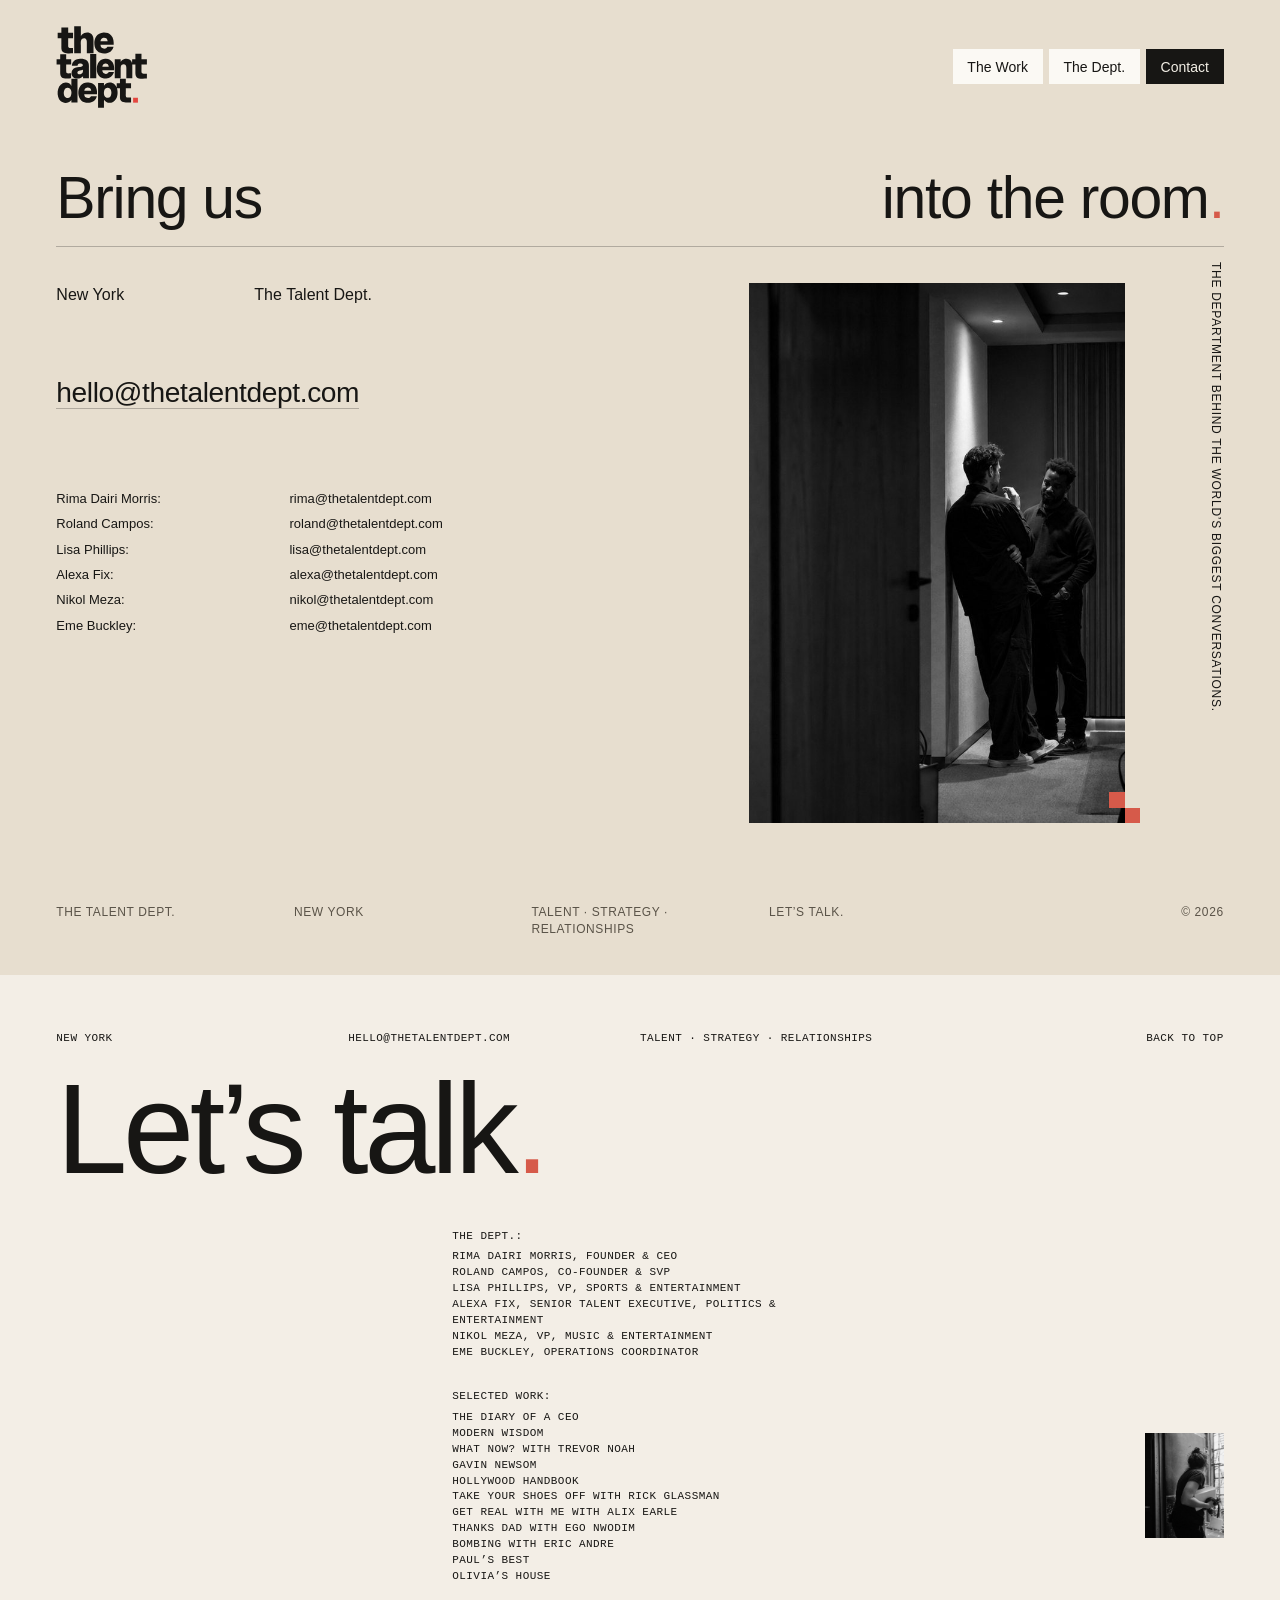
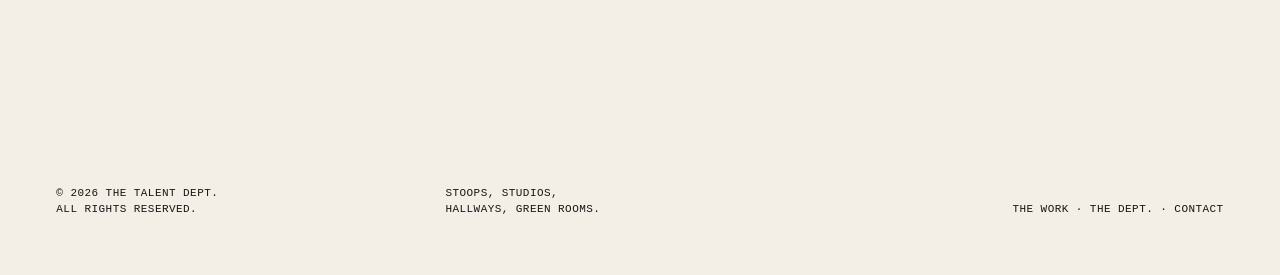
<file: contact.html>
<!doctype html>
<html lang="en">
<head>
<meta charset="utf-8">
<meta name="viewport" content="width=device-width,initial-scale=1">
<meta name="robots" content="noindex">
<title>Contact · The Talent Dept.</title>
<link rel="icon" href="assets/ttd-logo-dark.svg">
<link rel="stylesheet" href="css/r9.css">
<script>var q=location.search;if(/[?&]nav=min/.test(q))document.documentElement.classList.add('nav-min');var h=q.match(/[?&]hero=([0-9])/);if(h)document.documentElement.classList.add('h'+h[1])</script>
</head>
<body id="top" class="band-t">
<header class="nav">
  <a class="logo" href="index.html"><img src="assets/ttd-logo-dark.svg" alt="The Talent Dept."></a>
  <nav aria-label="Main"><ul><li><a href="the-work.html">The Work</a></li><li><a href="the-dept.html">The Dept.</a></li><li><a href="contact.html" class=on aria-current=page>Contact</a></li></ul></nav>
</header>
<main class="lm">
  <h1 class="lm-words d1"><span>Bring us</span> <span>into the <b>room</b><i>.</i></span></h1>
  <div class="rule"></div>
  <div class="lm-body">
    <div class="lm-left">
      <p class="lm-a">New York</p>
      <p class="lm-b">The Talent Dept.</p>
      <p class="lm-main"><a href="mailto:hello@thetalentdept.com">hello@thetalentdept.com</a></p>
      <dl class="lm-kv sm"><div><dt>Rima Dairi Morris:</dt><dd><a href="mailto:rima@thetalentdept.com">rima@thetalentdept.com</a></dd></div><div><dt>Roland Campos:</dt><dd><a href="mailto:roland@thetalentdept.com">roland@thetalentdept.com</a></dd></div><div><dt>Lisa Phillips:</dt><dd><a href="mailto:lisa@thetalentdept.com">lisa@thetalentdept.com</a></dd></div><div><dt>Alexa Fix:</dt><dd><a href="mailto:alexa@thetalentdept.com">alexa@thetalentdept.com</a></dd></div><div><dt>Nikol Meza:</dt><dd><a href="mailto:nikol@thetalentdept.com">nikol@thetalentdept.com</a></dd></div><div><dt>Eme Buckley:</dt><dd><a href="mailto:eme@thetalentdept.com">eme@thetalentdept.com</a></dd></div></dl>
    </div>
    <figure class="lm-pic"><img src="assets/web/hall.jpg" alt="Two producers talking in a hallway" style="object-position:52% 50%"><span class="steps" aria-hidden="true"><i></i><i></i></span></figure>
    <p class="lm-vert" aria-hidden="true">The department behind the world’s biggest conversations.</p>
  </div>
  <div class="lm-strip"><span>The Talent Dept.</span><span>New York</span><span>Talent · Strategy · Relationships</span><span>Let’s talk.</span><span>© 2026</span></div>
</main>
<section class="info band-l">
  <div class="top mono"><span>New York</span><span>hello@thetalentdept.com</span><span>Talent · Strategy · Relationships</span><a href="#top">Back to top</a></div>
  <h2 class="big">Let’s talk<i>.</i></h2>
  <div class="col mono">
    <p class="k">The Dept.:</p><p>Rima Dairi Morris, Founder &amp; CEO</p><p>Roland Campos, Co-Founder &amp; SVP</p><p>Lisa Phillips, VP, Sports &amp; Entertainment</p><p>Alexa Fix, Senior Talent Executive, Politics &amp; Entertainment</p><p>Nikol Meza, VP, Music &amp; Entertainment</p><p>Eme Buckley, Operations Coordinator</p>
    <p class="k" style="margin-top:2.6em">Selected work:</p><p>The Diary of a CEO</p><p>Modern Wisdom</p><p>What Now? with Trevor Noah</p><p>Gavin Newsom</p><p>Hollywood Handbook</p><p>Take Your Shoes Off with Rick Glassman</p><p>Get Real with Me with Alix Earle</p><p>Thanks Dad with Ego Nwodim</p><p>Bombing with Eric Andre</p><p>Paul’s Best</p><p>Olivia’s House</p>
  </div>
  <figure class="sp"><img src="assets/web/woman.jpg" alt="A crew member by a window" style="object-position:40% 30%"></figure>
  <div class="bot mono"><span>© 2026 The Talent Dept.<br>All rights reserved.</span><span>Stoops, studios,<br>hallways, green rooms.</span><span>The Work · The Dept. · Contact</span></div>
</section>
</body>
</html>
</file>
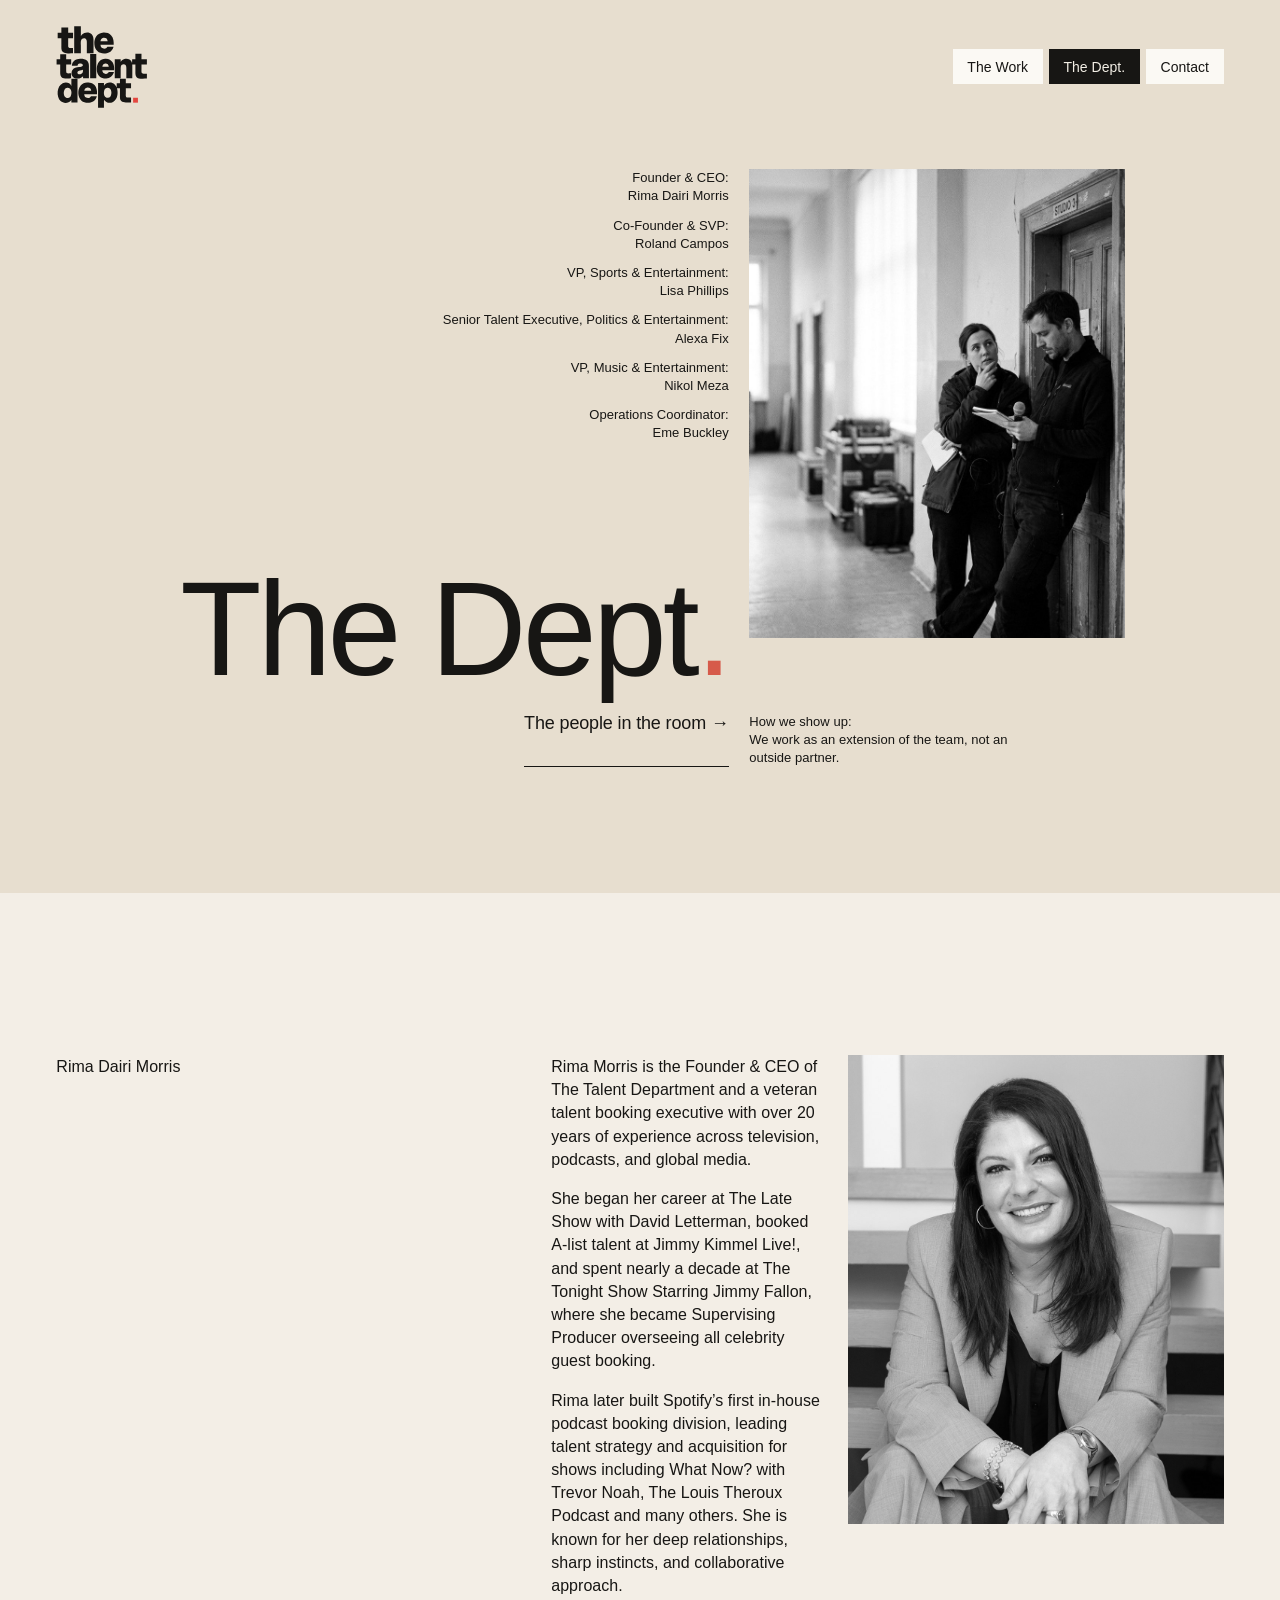
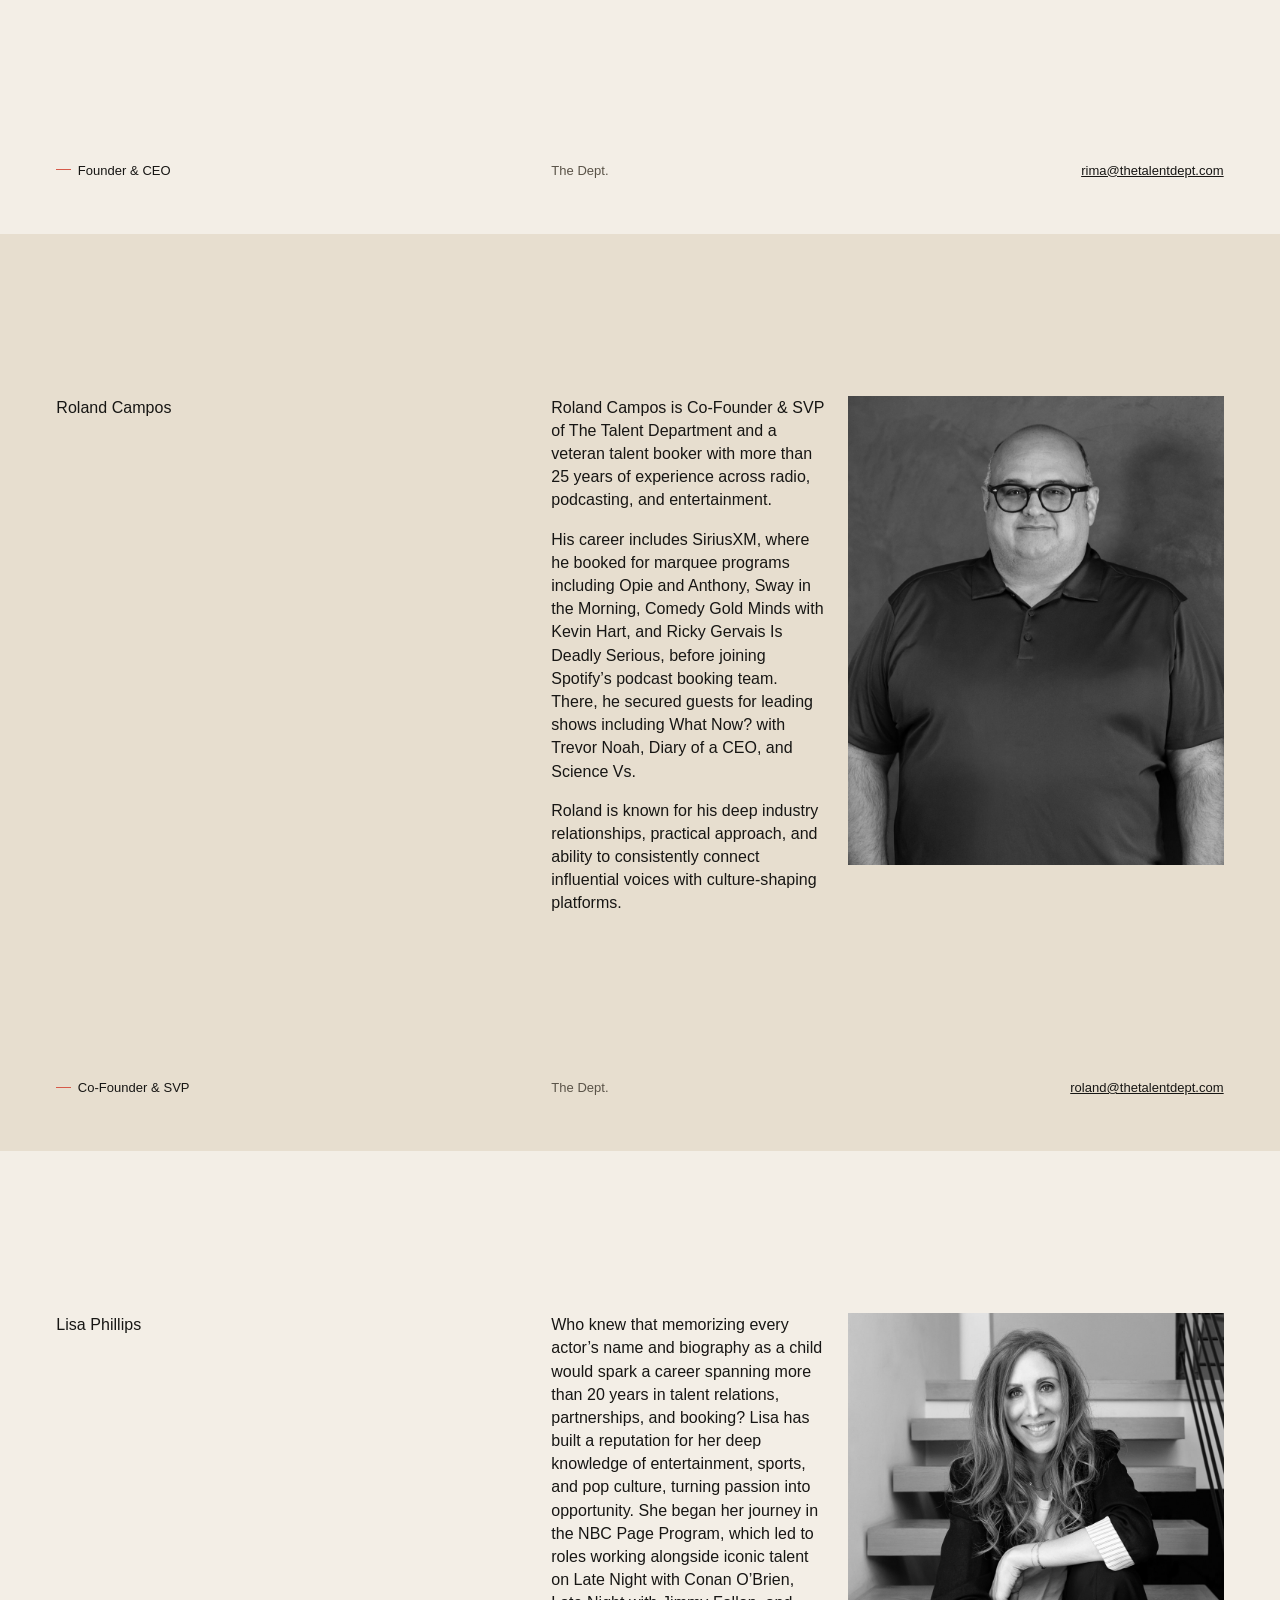
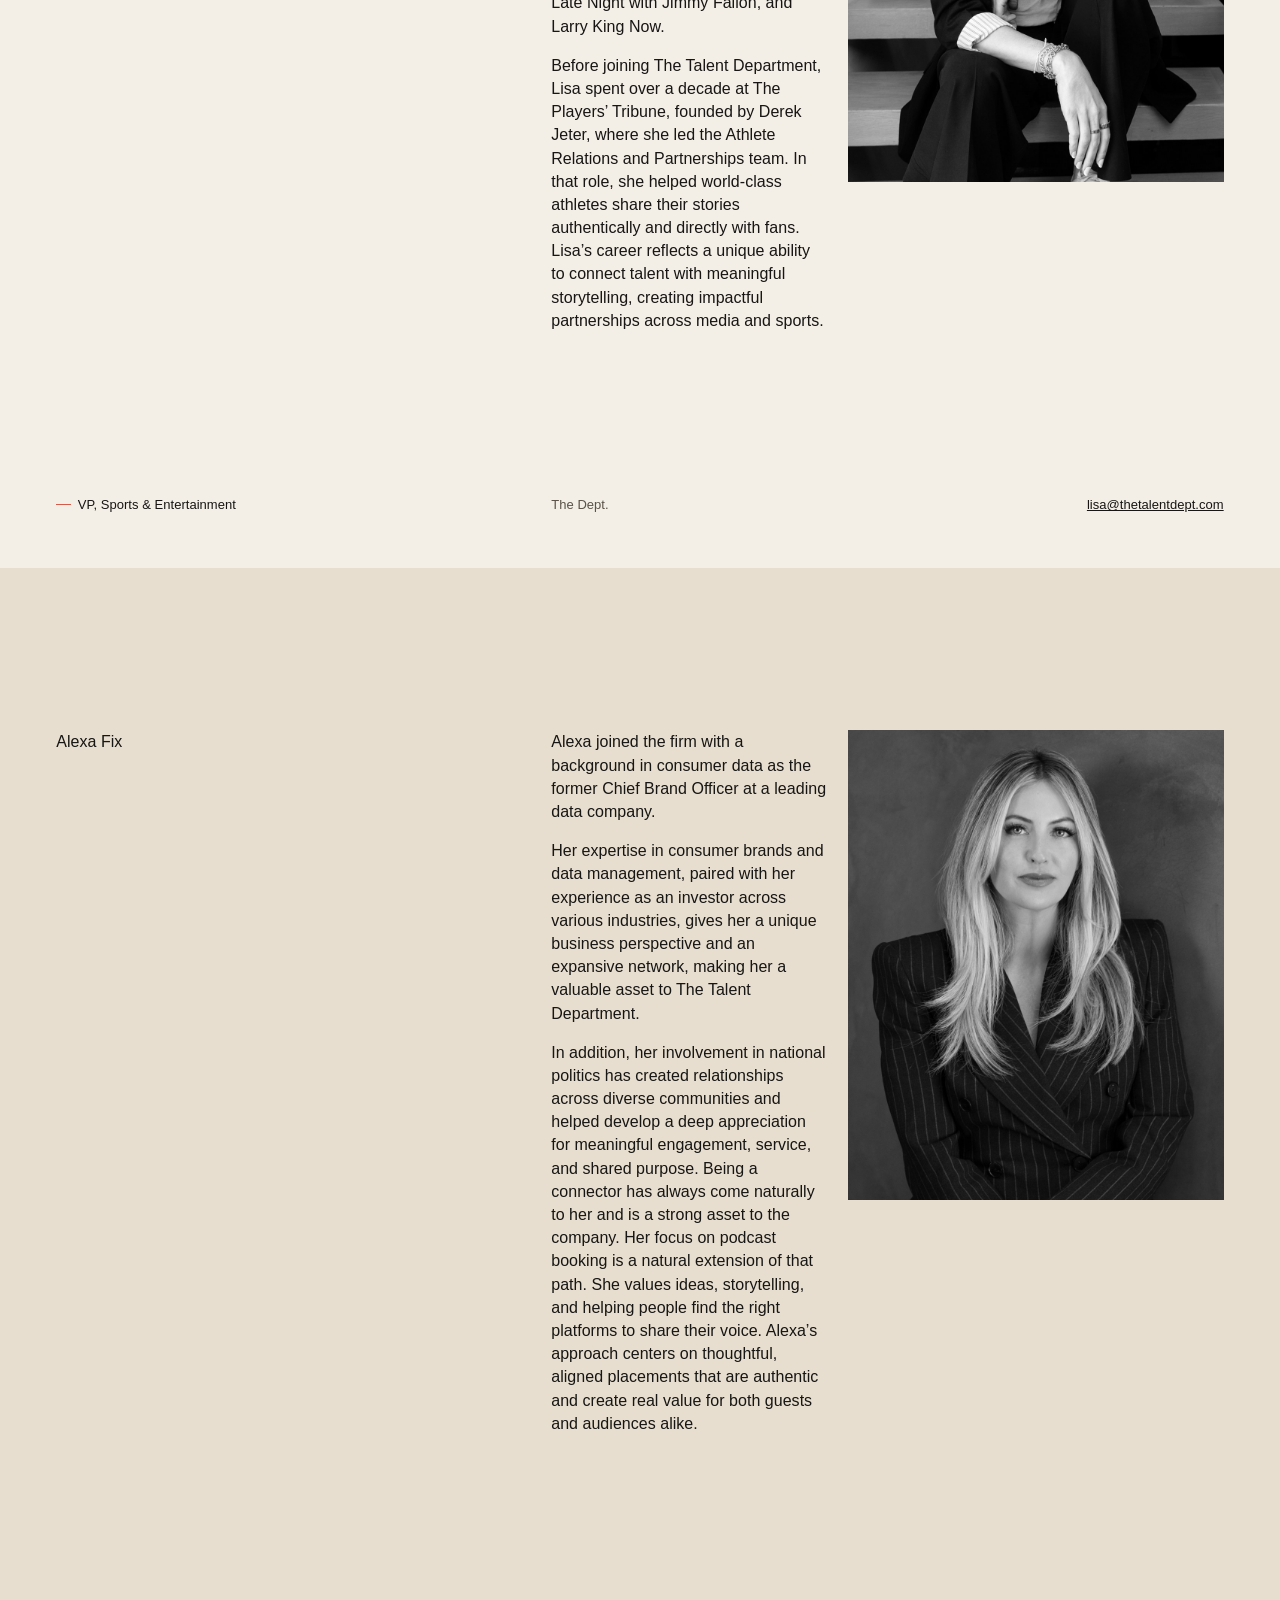
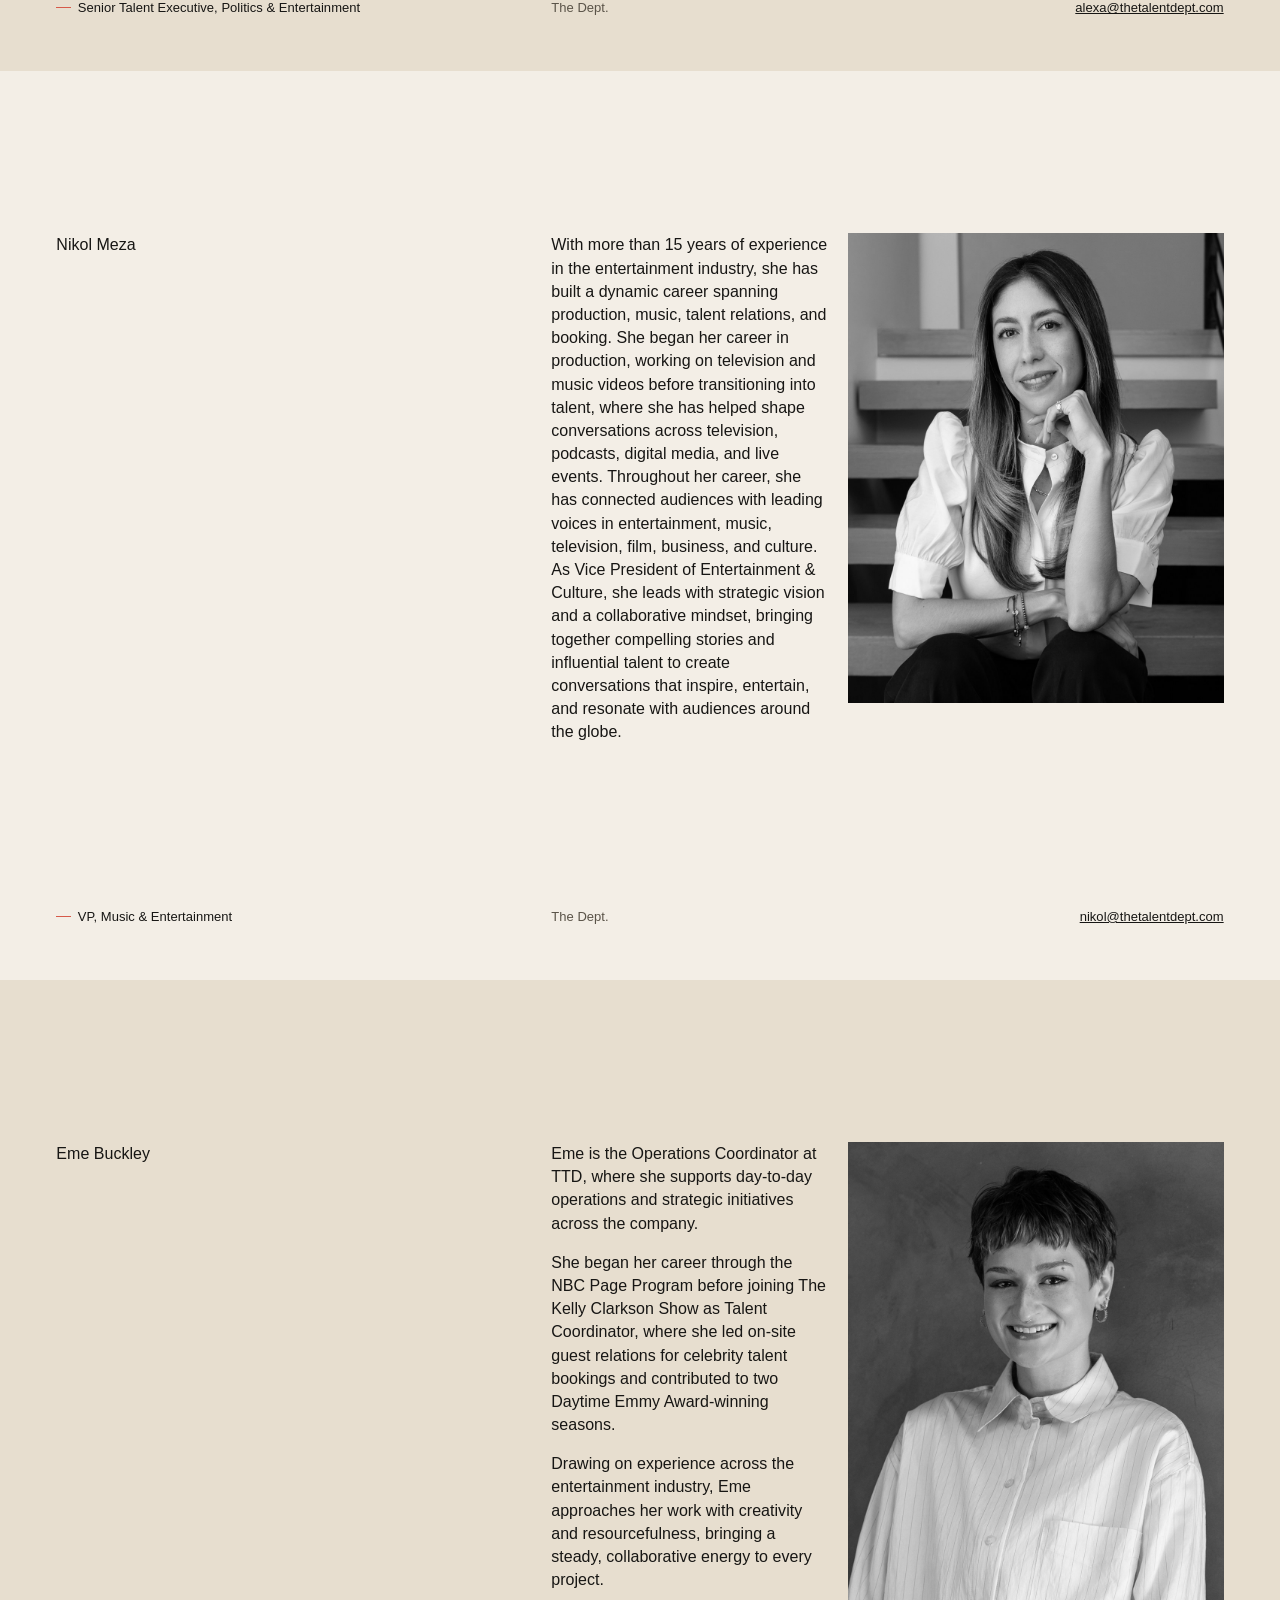
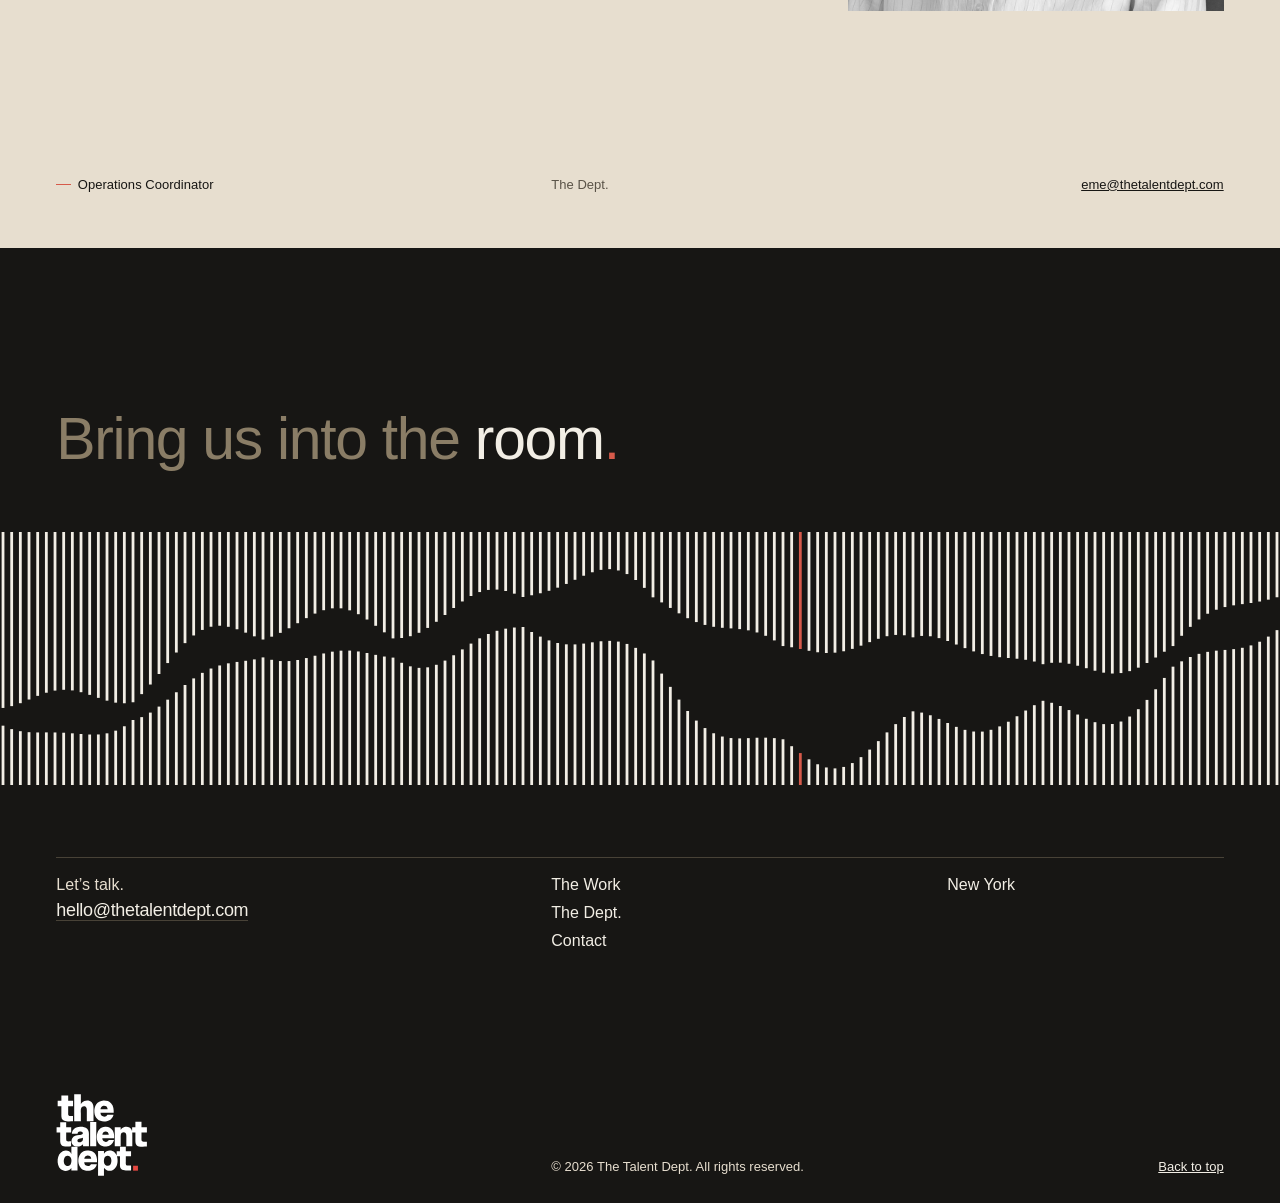
<file: the-dept.html>
<!doctype html>
<html lang="en">
<head>
<meta charset="utf-8">
<meta name="viewport" content="width=device-width,initial-scale=1">
<meta name="robots" content="noindex">
<title>The Dept. · The Talent Dept.</title>
<link rel="icon" href="assets/ttd-logo-dark.svg">
<link rel="stylesheet" href="css/r9.css">
<script>var q=location.search;if(/[?&]nav=min/.test(q))document.documentElement.classList.add('nav-min');var h=q.match(/[?&]hero=([0-9])/);if(h)document.documentElement.classList.add('h'+h[1])</script>
</head>
<body id="top">
<div class="band-t"><header class="nav">
  <a class="logo" href="index.html"><img src="assets/ttd-logo-dark.svg" alt="The Talent Dept."></a>
  <nav aria-label="Main"><ul><li><a href="the-work.html">The Work</a></li><li><a href="the-dept.html" class=on aria-current=page>The Dept.</a></li><li><a href="contact.html">Contact</a></li></ul></nav>
</header>
<header class="jk" style="padding-bottom:14vh">
  <dl class="jk-meta sm"><div><dt>Founder &amp; CEO:</dt><dd><a href="#rima">Rima Dairi Morris</a></dd></div><div><dt>Co-Founder &amp; SVP:</dt><dd><a href="#roland">Roland Campos</a></dd></div><div><dt>VP, Sports &amp; Entertainment:</dt><dd><a href="#lisa">Lisa Phillips</a></dd></div><div><dt>Senior Talent Executive, Politics &amp; Entertainment:</dt><dd><a href="#alexa">Alexa Fix</a></dd></div><div><dt>VP, Music &amp; Entertainment:</dt><dd><a href="#nikol">Nikol Meza</a></dd></div><div><dt>Operations Coordinator:</dt><dd><a href="#eme">Eme Buckley</a></dd></div></dl>
  <figure class="jk-pic"><img src="assets/web/pair.jpg" alt="Two producers reading a script in a hallway" style="object-position:60% 40%"></figure>
  <h1 class="jk-word">The <b>Dept</b><i>.</i></h1>
  <a class="go jk-go d4" href="#rima">The people in the room</a>
  <p class="jk-note sm"><span class="lab">How we show up:</span><br>We work as an extension of the team, not an outside partner.</p>
</header></div>
<section>
<article class="person band band-l" id="rima">
  <div class="grid top">
    <p class="run lab">Rima Dairi Morris</p>
    <div class="txt"><p>Rima Morris is the Founder &amp; CEO of The Talent Department and a veteran talent booking executive with over 20 years of experience across television, podcasts, and global media.</p>
        <p>She began her career at The Late Show with David Letterman, booked A-list talent at Jimmy Kimmel Live!, and spent nearly a decade at The Tonight Show Starring Jimmy Fallon, where she became Supervising Producer overseeing all celebrity guest booking.</p>
        <p>Rima later built Spotify’s first in-house podcast booking division, leading talent strategy and acquisition for shows including What Now? with Trevor Noah, The Louis Theroux Podcast and many others. She is known for her deep relationships, sharp instincts, and collaborative approach.</p></div>
    <figure class="pic"><img src="assets/team/team-auburn.jpg" alt="Rima Dairi Morris"></figure>
  </div>
  <div class="grid bot sm"><p class="b1 tick">Founder &amp; CEO</p><p class="b2 mute">The Dept.</p><a class="b3" href="mailto:rima@thetalentdept.com">rima@thetalentdept.com</a></div>
</article>
<article class="person band band-t" id="roland">
  <div class="grid top">
    <p class="run lab">Roland Campos</p>
    <div class="txt"><p>Roland Campos is Co-Founder &amp; SVP of The Talent Department and a veteran talent booker with more than 25 years of experience across radio, podcasting, and entertainment.</p>
        <p>His career includes SiriusXM, where he booked for marquee programs including Opie and Anthony, Sway in the Morning, Comedy Gold Minds with Kevin Hart, and Ricky Gervais Is Deadly Serious, before joining Spotify’s podcast booking team. There, he secured guests for leading shows including What Now? with Trevor Noah, Diary of a CEO, and Science Vs.</p>
        <p>Roland is known for his deep industry relationships, practical approach, and ability to consistently connect influential voices with culture-shaping platforms.</p></div>
    <figure class="pic"><img src="assets/team/team-man.jpg" alt="Roland Campos"></figure>
  </div>
  <div class="grid bot sm"><p class="b1 tick">Co-Founder &amp; SVP</p><p class="b2 mute">The Dept.</p><a class="b3" href="mailto:roland@thetalentdept.com">roland@thetalentdept.com</a></div>
</article>
<article class="person band band-l" id="lisa">
  <div class="grid top">
    <p class="run lab">Lisa Phillips</p>
    <div class="txt"><p>Who knew that memorizing every actor’s name and biography as a child would spark a career spanning more than 20 years in talent relations, partnerships, and booking? Lisa has built a reputation for her deep knowledge of entertainment, sports, and pop culture, turning passion into opportunity. She began her journey in the NBC Page Program, which led to roles working alongside iconic talent on Late Night with Conan O’Brien, Late Night with Jimmy Fallon, and Larry King Now.</p>
        <p>Before joining The Talent Department, Lisa spent over a decade at The Players’ Tribune, founded by Derek Jeter, where she led the Athlete Relations and Partnerships team. In that role, she helped world-class athletes share their stories authentically and directly with fans. Lisa’s career reflects a unique ability to connect talent with meaningful storytelling, creating impactful partnerships across media and sports.</p></div>
    <figure class="pic"><img src="assets/team/team-sage.jpg" alt="Lisa Phillips"></figure>
  </div>
  <div class="grid bot sm"><p class="b1 tick">VP, Sports &amp; Entertainment</p><p class="b2 mute">The Dept.</p><a class="b3" href="mailto:lisa@thetalentdept.com">lisa@thetalentdept.com</a></div>
</article>
<article class="person band band-t" id="alexa">
  <div class="grid top">
    <p class="run lab">Alexa Fix</p>
    <div class="txt"><p>Alexa joined the firm with a background in consumer data as the former Chief Brand Officer at a leading data company.</p>
        <p>Her expertise in consumer brands and data management, paired with her experience as an investor across various industries, gives her a unique business perspective and an expansive network, making her a valuable asset to The Talent Department.</p>
        <p>In addition, her involvement in national politics has created relationships across diverse communities and helped develop a deep appreciation for meaningful engagement, service, and shared purpose. Being a connector has always come naturally to her and is a strong asset to the company. Her focus on podcast booking is a natural extension of that path. She values ideas, storytelling, and helping people find the right platforms to share their voice. Alexa’s approach centers on thoughtful, aligned placements that are authentic and create real value for both guests and audiences alike.</p></div>
    <figure class="pic"><img src="assets/team/team-blonde.jpg" alt="Alexa Fix"></figure>
  </div>
  <div class="grid bot sm"><p class="b1 tick">Senior Talent Executive, Politics &amp; Entertainment</p><p class="b2 mute">The Dept.</p><a class="b3" href="mailto:alexa@thetalentdept.com">alexa@thetalentdept.com</a></div>
</article>
<article class="person band band-l" id="nikol">
  <div class="grid top">
    <p class="run lab">Nikol Meza</p>
    <div class="txt"><p>With more than 15 years of experience in the entertainment industry, she has built a dynamic career spanning production, music, talent relations, and booking. She began her career in production, working on television and music videos before transitioning into talent, where she has helped shape conversations across television, podcasts, digital media, and live events. Throughout her career, she has connected audiences with leading voices in entertainment, music, television, film, business, and culture. As Vice President of Entertainment &amp; Culture, she leads with strategic vision and a collaborative mindset, bringing together compelling stories and influential talent to create conversations that inspire, entertain, and resonate with audiences around the globe.</p></div>
    <figure class="pic"><img src="assets/team/team-blouse.jpg" alt="Nikol Meza"></figure>
  </div>
  <div class="grid bot sm"><p class="b1 tick">VP, Music &amp; Entertainment</p><p class="b2 mute">The Dept.</p><a class="b3" href="mailto:nikol@thetalentdept.com">nikol@thetalentdept.com</a></div>
</article>
<article class="person band band-t" id="eme">
  <div class="grid top">
    <p class="run lab">Eme Buckley</p>
    <div class="txt"><p>Eme is the Operations Coordinator at TTD, where she supports day-to-day operations and strategic initiatives across the company.</p>
        <p>She began her career through the NBC Page Program before joining The Kelly Clarkson Show as Talent Coordinator, where she led on-site guest relations for celebrity talent bookings and contributed to two Daytime Emmy Award-winning seasons.</p>
        <p>Drawing on experience across the entertainment industry, Eme approaches her work with creativity and resourcefulness, bringing a steady, collaborative energy to every project.</p></div>
    <figure class="pic"><img src="assets/team/team-pixie.jpg" alt="Eme Buckley"></figure>
  </div>
  <div class="grid bot sm"><p class="b1 tick">Operations Coordinator</p><p class="b2 mute">The Dept.</p><a class="b3" href="mailto:eme@thetalentdept.com">eme@thetalentdept.com</a></div>
</article>
</section>
<footer class="foot" id="contact">
  <h2 class="d1">Bring us into the <b>room</b><i>.</i></h2>
  <div class="field"><svg viewBox="0 0 1920 380" aria-hidden="true"><rect x="2.4" y="0" width="4.2" height="263.9" fill="#F2EEE5"/><rect x="2.4" y="290.5" width="4.2" height="89.5" fill="#F2EEE5"/><rect x="15.4" y="0" width="4.2" height="261.2" fill="#F2EEE5"/><rect x="15.4" y="295.7" width="4.2" height="84.3" fill="#F2EEE5"/><rect x="28.4" y="0" width="4.2" height="256.8" fill="#F2EEE5"/><rect x="28.4" y="298.8" width="4.2" height="81.2" fill="#F2EEE5"/><rect x="41.4" y="0" width="4.2" height="251.3" fill="#F2EEE5"/><rect x="41.4" y="300.3" width="4.2" height="79.7" fill="#F2EEE5"/><rect x="54.4" y="0" width="4.2" height="245.8" fill="#F2EEE5"/><rect x="54.4" y="300.7" width="4.2" height="79.3" fill="#F2EEE5"/><rect x="67.4" y="0" width="4.2" height="241.1" fill="#F2EEE5"/><rect x="67.4" y="300.6" width="4.2" height="79.4" fill="#F2EEE5"/><rect x="80.4" y="0" width="4.2" height="237.9" fill="#F2EEE5"/><rect x="80.4" y="300.7" width="4.2" height="79.3" fill="#F2EEE5"/><rect x="93.4" y="0" width="4.2" height="236.7" fill="#F2EEE5"/><rect x="93.4" y="301.1" width="4.2" height="78.9" fill="#F2EEE5"/><rect x="106.4" y="0" width="4.2" height="237.6" fill="#F2EEE5"/><rect x="106.4" y="302.0" width="4.2" height="78.0" fill="#F2EEE5"/><rect x="119.4" y="0" width="4.2" height="240.3" fill="#F2EEE5"/><rect x="119.4" y="303.0" width="4.2" height="77.0" fill="#F2EEE5"/><rect x="132.4" y="0" width="4.2" height="244.3" fill="#F2EEE5"/><rect x="132.4" y="303.8" width="4.2" height="76.2" fill="#F2EEE5"/><rect x="145.4" y="0" width="4.2" height="248.8" fill="#F2EEE5"/><rect x="145.4" y="303.7" width="4.2" height="76.3" fill="#F2EEE5"/><rect x="158.4" y="0" width="4.2" height="253.0" fill="#F2EEE5"/><rect x="158.4" y="302.0" width="4.2" height="78.0" fill="#F2EEE5"/><rect x="171.4" y="0" width="4.2" height="256.0" fill="#F2EEE5"/><rect x="171.4" y="298.0" width="4.2" height="82.0" fill="#F2EEE5"/><rect x="184.4" y="0" width="4.2" height="256.9" fill="#F2EEE5"/><rect x="184.4" y="291.4" width="4.2" height="88.6" fill="#F2EEE5"/><rect x="197.4" y="0" width="4.2" height="255.4" fill="#F2EEE5"/><rect x="197.4" y="282.0" width="4.2" height="98.0" fill="#F2EEE5"/><rect x="210.4" y="0" width="4.2" height="243.2" fill="#F2EEE5"/><rect x="210.4" y="277.7" width="4.2" height="102.3" fill="#F2EEE5"/><rect x="223.4" y="0" width="4.2" height="228.8" fill="#F2EEE5"/><rect x="223.4" y="270.9" width="4.2" height="109.1" fill="#F2EEE5"/><rect x="236.4" y="0" width="4.2" height="213.0" fill="#F2EEE5"/><rect x="236.4" y="261.9" width="4.2" height="118.1" fill="#F2EEE5"/><rect x="249.4" y="0" width="4.2" height="196.6" fill="#F2EEE5"/><rect x="249.4" y="251.5" width="4.2" height="128.5" fill="#F2EEE5"/><rect x="262.4" y="0" width="4.2" height="180.8" fill="#F2EEE5"/><rect x="262.4" y="240.4" width="4.2" height="139.6" fill="#F2EEE5"/><rect x="275.4" y="0" width="4.2" height="166.7" fill="#F2EEE5"/><rect x="275.4" y="229.5" width="4.2" height="150.5" fill="#F2EEE5"/><rect x="288.4" y="0" width="4.2" height="155.2" fill="#F2EEE5"/><rect x="288.4" y="219.6" width="4.2" height="160.4" fill="#F2EEE5"/><rect x="301.4" y="0" width="4.2" height="146.9" fill="#F2EEE5"/><rect x="301.4" y="211.3" width="4.2" height="168.7" fill="#F2EEE5"/><rect x="314.4" y="0" width="4.2" height="142.1" fill="#F2EEE5"/><rect x="314.4" y="204.8" width="4.2" height="175.2" fill="#F2EEE5"/><rect x="327.4" y="0" width="4.2" height="140.6" fill="#F2EEE5"/><rect x="327.4" y="200.2" width="4.2" height="179.8" fill="#F2EEE5"/><rect x="340.4" y="0" width="4.2" height="142.2" fill="#F2EEE5"/><rect x="340.4" y="197.0" width="4.2" height="183.0" fill="#F2EEE5"/><rect x="353.4" y="0" width="4.2" height="145.9" fill="#F2EEE5"/><rect x="353.4" y="194.9" width="4.2" height="185.1" fill="#F2EEE5"/><rect x="366.4" y="0" width="4.2" height="151.0" fill="#F2EEE5"/><rect x="366.4" y="193.2" width="4.2" height="186.8" fill="#F2EEE5"/><rect x="379.4" y="0" width="4.2" height="156.5" fill="#F2EEE5"/><rect x="379.4" y="191.1" width="4.2" height="188.9" fill="#F2EEE5"/><rect x="392.4" y="0" width="4.2" height="161.3" fill="#F2EEE5"/><rect x="392.4" y="188.1" width="4.2" height="191.9" fill="#F2EEE5"/><rect x="405.4" y="0" width="4.2" height="157.0" fill="#F2EEE5"/><rect x="405.4" y="191.7" width="4.2" height="188.3" fill="#F2EEE5"/><rect x="418.4" y="0" width="4.2" height="151.3" fill="#F2EEE5"/><rect x="418.4" y="193.6" width="4.2" height="186.4" fill="#F2EEE5"/><rect x="431.4" y="0" width="4.2" height="144.4" fill="#F2EEE5"/><rect x="431.4" y="193.6" width="4.2" height="186.4" fill="#F2EEE5"/><rect x="444.4" y="0" width="4.2" height="136.8" fill="#F2EEE5"/><rect x="444.4" y="192.0" width="4.2" height="188.0" fill="#F2EEE5"/><rect x="457.4" y="0" width="4.2" height="129.2" fill="#F2EEE5"/><rect x="457.4" y="189.1" width="4.2" height="190.9" fill="#F2EEE5"/><rect x="470.4" y="0" width="4.2" height="122.4" fill="#F2EEE5"/><rect x="470.4" y="185.6" width="4.2" height="194.4" fill="#F2EEE5"/><rect x="483.4" y="0" width="4.2" height="117.3" fill="#F2EEE5"/><rect x="483.4" y="182.2" width="4.2" height="197.8" fill="#F2EEE5"/><rect x="496.4" y="0" width="4.2" height="114.5" fill="#F2EEE5"/><rect x="496.4" y="179.5" width="4.2" height="200.5" fill="#F2EEE5"/><rect x="509.4" y="0" width="4.2" height="114.5" fill="#F2EEE5"/><rect x="509.4" y="178.0" width="4.2" height="202.0" fill="#F2EEE5"/><rect x="522.4" y="0" width="4.2" height="117.5" fill="#F2EEE5"/><rect x="522.4" y="177.9" width="4.2" height="202.1" fill="#F2EEE5"/><rect x="535.4" y="0" width="4.2" height="123.3" fill="#F2EEE5"/><rect x="535.4" y="179.2" width="4.2" height="200.8" fill="#F2EEE5"/><rect x="548.4" y="0" width="4.2" height="131.3" fill="#F2EEE5"/><rect x="548.4" y="181.5" width="4.2" height="198.5" fill="#F2EEE5"/><rect x="561.4" y="0" width="4.2" height="140.7" fill="#F2EEE5"/><rect x="561.4" y="184.3" width="4.2" height="195.7" fill="#F2EEE5"/><rect x="574.4" y="0" width="4.2" height="150.5" fill="#F2EEE5"/><rect x="574.4" y="186.8" width="4.2" height="193.2" fill="#F2EEE5"/><rect x="587.4" y="0" width="4.2" height="159.6" fill="#F2EEE5"/><rect x="587.4" y="188.4" width="4.2" height="191.6" fill="#F2EEE5"/><rect x="600.4" y="0" width="4.2" height="159.0" fill="#F2EEE5"/><rect x="600.4" y="196.2" width="4.2" height="183.8" fill="#F2EEE5"/><rect x="613.4" y="0" width="4.2" height="156.3" fill="#F2EEE5"/><rect x="613.4" y="201.5" width="4.2" height="178.5" fill="#F2EEE5"/><rect x="626.4" y="0" width="4.2" height="151.2" fill="#F2EEE5"/><rect x="626.4" y="203.8" width="4.2" height="176.2" fill="#F2EEE5"/><rect x="639.4" y="0" width="4.2" height="143.9" fill="#F2EEE5"/><rect x="639.4" y="203.0" width="4.2" height="177.0" fill="#F2EEE5"/><rect x="652.4" y="0" width="4.2" height="134.7" fill="#F2EEE5"/><rect x="652.4" y="199.2" width="4.2" height="180.8" fill="#F2EEE5"/><rect x="665.4" y="0" width="4.2" height="124.5" fill="#F2EEE5"/><rect x="665.4" y="192.9" width="4.2" height="187.1" fill="#F2EEE5"/><rect x="678.4" y="0" width="4.2" height="114.0" fill="#F2EEE5"/><rect x="678.4" y="184.9" width="4.2" height="195.1" fill="#F2EEE5"/><rect x="691.4" y="0" width="4.2" height="104.2" fill="#F2EEE5"/><rect x="691.4" y="176.1" width="4.2" height="203.9" fill="#F2EEE5"/><rect x="704.4" y="0" width="4.2" height="96.0" fill="#F2EEE5"/><rect x="704.4" y="167.4" width="4.2" height="212.6" fill="#F2EEE5"/><rect x="717.4" y="0" width="4.2" height="90.1" fill="#F2EEE5"/><rect x="717.4" y="159.5" width="4.2" height="220.5" fill="#F2EEE5"/><rect x="730.4" y="0" width="4.2" height="86.9" fill="#F2EEE5"/><rect x="730.4" y="153.0" width="4.2" height="227.0" fill="#F2EEE5"/><rect x="743.4" y="0" width="4.2" height="86.4" fill="#F2EEE5"/><rect x="743.4" y="148.2" width="4.2" height="231.8" fill="#F2EEE5"/><rect x="756.4" y="0" width="4.2" height="88.5" fill="#F2EEE5"/><rect x="756.4" y="145.0" width="4.2" height="235.0" fill="#F2EEE5"/><rect x="769.4" y="0" width="4.2" height="92.5" fill="#F2EEE5"/><rect x="769.4" y="143.3" width="4.2" height="236.7" fill="#F2EEE5"/><rect x="782.4" y="0" width="4.2" height="97.5" fill="#F2EEE5"/><rect x="782.4" y="142.5" width="4.2" height="237.5" fill="#F2EEE5"/><rect x="795.4" y="0" width="4.2" height="94.9" fill="#F2EEE5"/><rect x="795.4" y="150.0" width="4.2" height="230.0" fill="#F2EEE5"/><rect x="808.4" y="0" width="4.2" height="91.9" fill="#F2EEE5"/><rect x="808.4" y="156.9" width="4.2" height="223.1" fill="#F2EEE5"/><rect x="821.4" y="0" width="4.2" height="88.2" fill="#F2EEE5"/><rect x="821.4" y="162.6" width="4.2" height="217.4" fill="#F2EEE5"/><rect x="834.4" y="0" width="4.2" height="83.5" fill="#F2EEE5"/><rect x="834.4" y="166.5" width="4.2" height="213.5" fill="#F2EEE5"/><rect x="847.4" y="0" width="4.2" height="77.9" fill="#F2EEE5"/><rect x="847.4" y="168.5" width="4.2" height="211.5" fill="#F2EEE5"/><rect x="860.4" y="0" width="4.2" height="71.7" fill="#F2EEE5"/><rect x="860.4" y="168.6" width="4.2" height="211.4" fill="#F2EEE5"/><rect x="873.4" y="0" width="4.2" height="65.6" fill="#F2EEE5"/><rect x="873.4" y="167.4" width="4.2" height="212.6" fill="#F2EEE5"/><rect x="886.4" y="0" width="4.2" height="60.4" fill="#F2EEE5"/><rect x="886.4" y="165.5" width="4.2" height="214.5" fill="#F2EEE5"/><rect x="899.4" y="0" width="4.2" height="56.8" fill="#F2EEE5"/><rect x="899.4" y="163.9" width="4.2" height="216.1" fill="#F2EEE5"/><rect x="912.4" y="0" width="4.2" height="55.7" fill="#F2EEE5"/><rect x="912.4" y="163.3" width="4.2" height="216.7" fill="#F2EEE5"/><rect x="925.4" y="0" width="4.2" height="57.7" fill="#F2EEE5"/><rect x="925.4" y="164.4" width="4.2" height="215.6" fill="#F2EEE5"/><rect x="938.4" y="0" width="4.2" height="63.1" fill="#F2EEE5"/><rect x="938.4" y="167.9" width="4.2" height="212.1" fill="#F2EEE5"/><rect x="951.4" y="0" width="4.2" height="72.0" fill="#F2EEE5"/><rect x="951.4" y="173.8" width="4.2" height="206.2" fill="#F2EEE5"/><rect x="964.4" y="0" width="4.2" height="83.8" fill="#F2EEE5"/><rect x="964.4" y="182.2" width="4.2" height="197.8" fill="#F2EEE5"/><rect x="977.4" y="0" width="4.2" height="98.0" fill="#F2EEE5"/><rect x="977.4" y="192.7" width="4.2" height="187.3" fill="#F2EEE5"/><rect x="990.4" y="0" width="4.2" height="105.6" fill="#F2EEE5"/><rect x="990.4" y="212.4" width="4.2" height="167.6" fill="#F2EEE5"/><rect x="1003.4" y="0" width="4.2" height="113.9" fill="#F2EEE5"/><rect x="1003.4" y="232.3" width="4.2" height="147.7" fill="#F2EEE5"/><rect x="1016.4" y="0" width="4.2" height="122.0" fill="#F2EEE5"/><rect x="1016.4" y="251.4" width="4.2" height="128.6" fill="#F2EEE5"/><rect x="1029.4" y="0" width="4.2" height="129.3" fill="#F2EEE5"/><rect x="1029.4" y="268.5" width="4.2" height="111.5" fill="#F2EEE5"/><rect x="1042.4" y="0" width="4.2" height="135.1" fill="#F2EEE5"/><rect x="1042.4" y="282.9" width="4.2" height="97.1" fill="#F2EEE5"/><rect x="1055.4" y="0" width="4.2" height="139.4" fill="#F2EEE5"/><rect x="1055.4" y="294.1" width="4.2" height="85.9" fill="#F2EEE5"/><rect x="1068.4" y="0" width="4.2" height="142.2" fill="#F2EEE5"/><rect x="1068.4" y="301.9" width="4.2" height="78.1" fill="#F2EEE5"/><rect x="1081.4" y="0" width="4.2" height="143.7" fill="#F2EEE5"/><rect x="1081.4" y="306.8" width="4.2" height="73.2" fill="#F2EEE5"/><rect x="1094.4" y="0" width="4.2" height="144.6" fill="#F2EEE5"/><rect x="1094.4" y="309.1" width="4.2" height="70.9" fill="#F2EEE5"/><rect x="1107.4" y="0" width="4.2" height="145.7" fill="#F2EEE5"/><rect x="1107.4" y="309.6" width="4.2" height="70.4" fill="#F2EEE5"/><rect x="1120.4" y="0" width="4.2" height="147.5" fill="#F2EEE5"/><rect x="1120.4" y="309.2" width="4.2" height="70.8" fill="#F2EEE5"/><rect x="1133.4" y="0" width="4.2" height="150.7" fill="#F2EEE5"/><rect x="1133.4" y="308.6" width="4.2" height="71.4" fill="#F2EEE5"/><rect x="1146.4" y="0" width="4.2" height="155.7" fill="#F2EEE5"/><rect x="1146.4" y="308.5" width="4.2" height="71.5" fill="#F2EEE5"/><rect x="1159.4" y="0" width="4.2" height="162.6" fill="#F2EEE5"/><rect x="1159.4" y="309.2" width="4.2" height="70.8" fill="#F2EEE5"/><rect x="1172.4" y="0" width="4.2" height="171.1" fill="#F2EEE5"/><rect x="1172.4" y="310.9" width="4.2" height="69.1" fill="#F2EEE5"/><rect x="1185.4" y="0" width="4.2" height="172.9" fill="#F2EEE5"/><rect x="1185.4" y="321.3" width="4.2" height="58.7" fill="#F2EEE5"/><rect x="1198.4" y="0" width="4.2" height="175.5" fill="#D65A4A"/><rect x="1198.4" y="331.6" width="4.2" height="48.4" fill="#D65A4A"/><rect x="1211.4" y="0" width="4.2" height="178.2" fill="#F2EEE5"/><rect x="1211.4" y="341.0" width="4.2" height="39.0" fill="#F2EEE5"/><rect x="1224.4" y="0" width="4.2" height="180.4" fill="#F2EEE5"/><rect x="1224.4" y="348.4" width="4.2" height="31.6" fill="#F2EEE5"/><rect x="1237.4" y="0" width="4.2" height="181.5" fill="#F2EEE5"/><rect x="1237.4" y="353.2" width="4.2" height="26.8" fill="#F2EEE5"/><rect x="1250.4" y="0" width="4.2" height="181.0" fill="#F2EEE5"/><rect x="1250.4" y="354.6" width="4.2" height="25.4" fill="#F2EEE5"/><rect x="1263.4" y="0" width="4.2" height="178.9" fill="#F2EEE5"/><rect x="1263.4" y="352.4" width="4.2" height="27.6" fill="#F2EEE5"/><rect x="1276.4" y="0" width="4.2" height="175.3" fill="#F2EEE5"/><rect x="1276.4" y="346.6" width="4.2" height="33.4" fill="#F2EEE5"/><rect x="1289.4" y="0" width="4.2" height="170.5" fill="#F2EEE5"/><rect x="1289.4" y="337.7" width="4.2" height="42.3" fill="#F2EEE5"/><rect x="1302.4" y="0" width="4.2" height="165.2" fill="#F2EEE5"/><rect x="1302.4" y="326.4" width="4.2" height="53.6" fill="#F2EEE5"/><rect x="1315.4" y="0" width="4.2" height="160.2" fill="#F2EEE5"/><rect x="1315.4" y="313.7" width="4.2" height="66.3" fill="#F2EEE5"/><rect x="1328.4" y="0" width="4.2" height="156.3" fill="#F2EEE5"/><rect x="1328.4" y="300.6" width="4.2" height="79.4" fill="#F2EEE5"/><rect x="1341.4" y="0" width="4.2" height="154.4" fill="#F2EEE5"/><rect x="1341.4" y="288.2" width="4.2" height="91.8" fill="#F2EEE5"/><rect x="1354.4" y="0" width="4.2" height="154.9" fill="#F2EEE5"/><rect x="1354.4" y="277.5" width="4.2" height="102.5" fill="#F2EEE5"/><rect x="1367.4" y="0" width="4.2" height="158.0" fill="#F2EEE5"/><rect x="1367.4" y="269.0" width="4.2" height="111.0" fill="#F2EEE5"/><rect x="1380.4" y="0" width="4.2" height="155.9" fill="#F2EEE5"/><rect x="1380.4" y="270.9" width="4.2" height="109.1" fill="#F2EEE5"/><rect x="1393.4" y="0" width="4.2" height="156.4" fill="#F2EEE5"/><rect x="1393.4" y="274.9" width="4.2" height="105.1" fill="#F2EEE5"/><rect x="1406.4" y="0" width="4.2" height="159.2" fill="#F2EEE5"/><rect x="1406.4" y="280.4" width="4.2" height="99.6" fill="#F2EEE5"/><rect x="1419.4" y="0" width="4.2" height="163.5" fill="#F2EEE5"/><rect x="1419.4" y="286.5" width="4.2" height="93.5" fill="#F2EEE5"/><rect x="1432.4" y="0" width="4.2" height="168.8" fill="#F2EEE5"/><rect x="1432.4" y="292.3" width="4.2" height="87.7" fill="#F2EEE5"/><rect x="1445.4" y="0" width="4.2" height="174.2" fill="#F2EEE5"/><rect x="1445.4" y="296.8" width="4.2" height="83.2" fill="#F2EEE5"/><rect x="1458.4" y="0" width="4.2" height="179.1" fill="#F2EEE5"/><rect x="1458.4" y="299.3" width="4.2" height="80.7" fill="#F2EEE5"/><rect x="1471.4" y="0" width="4.2" height="183.1" fill="#F2EEE5"/><rect x="1471.4" y="299.4" width="4.2" height="80.6" fill="#F2EEE5"/><rect x="1484.4" y="0" width="4.2" height="185.9" fill="#F2EEE5"/><rect x="1484.4" y="296.7" width="4.2" height="83.3" fill="#F2EEE5"/><rect x="1497.4" y="0" width="4.2" height="187.8" fill="#F2EEE5"/><rect x="1497.4" y="291.6" width="4.2" height="88.4" fill="#F2EEE5"/><rect x="1510.4" y="0" width="4.2" height="189.0" fill="#F2EEE5"/><rect x="1510.4" y="284.6" width="4.2" height="95.4" fill="#F2EEE5"/><rect x="1523.4" y="0" width="4.2" height="190.1" fill="#F2EEE5"/><rect x="1523.4" y="276.4" width="4.2" height="103.6" fill="#F2EEE5"/><rect x="1536.4" y="0" width="4.2" height="191.7" fill="#F2EEE5"/><rect x="1536.4" y="267.8" width="4.2" height="112.2" fill="#F2EEE5"/><rect x="1549.4" y="0" width="4.2" height="194.3" fill="#F2EEE5"/><rect x="1549.4" y="259.8" width="4.2" height="120.2" fill="#F2EEE5"/><rect x="1562.4" y="0" width="4.2" height="198.3" fill="#F2EEE5"/><rect x="1562.4" y="253.2" width="4.2" height="126.8" fill="#F2EEE5"/><rect x="1575.4" y="0" width="4.2" height="196.2" fill="#F2EEE5"/><rect x="1575.4" y="256.2" width="4.2" height="123.8" fill="#F2EEE5"/><rect x="1588.4" y="0" width="4.2" height="196.0" fill="#F2EEE5"/><rect x="1588.4" y="261.0" width="4.2" height="119.0" fill="#F2EEE5"/><rect x="1601.4" y="0" width="4.2" height="197.6" fill="#F2EEE5"/><rect x="1601.4" y="267.1" width="4.2" height="112.9" fill="#F2EEE5"/><rect x="1614.4" y="0" width="4.2" height="200.6" fill="#F2EEE5"/><rect x="1614.4" y="273.8" width="4.2" height="106.2" fill="#F2EEE5"/><rect x="1627.4" y="0" width="4.2" height="204.3" fill="#F2EEE5"/><rect x="1627.4" y="280.2" width="4.2" height="99.8" fill="#F2EEE5"/><rect x="1640.4" y="0" width="4.2" height="208.1" fill="#F2EEE5"/><rect x="1640.4" y="285.3" width="4.2" height="94.7" fill="#F2EEE5"/><rect x="1653.4" y="0" width="4.2" height="211.0" fill="#F2EEE5"/><rect x="1653.4" y="288.2" width="4.2" height="91.8" fill="#F2EEE5"/><rect x="1666.4" y="0" width="4.2" height="212.3" fill="#F2EEE5"/><rect x="1666.4" y="288.0" width="4.2" height="92.0" fill="#F2EEE5"/><rect x="1679.4" y="0" width="4.2" height="211.6" fill="#F2EEE5"/><rect x="1679.4" y="284.3" width="4.2" height="95.7" fill="#F2EEE5"/><rect x="1692.4" y="0" width="4.2" height="208.7" fill="#F2EEE5"/><rect x="1692.4" y="276.8" width="4.2" height="103.2" fill="#F2EEE5"/><rect x="1705.4" y="0" width="4.2" height="203.5" fill="#F2EEE5"/><rect x="1705.4" y="265.8" width="4.2" height="114.2" fill="#F2EEE5"/><rect x="1718.4" y="0" width="4.2" height="196.5" fill="#F2EEE5"/><rect x="1718.4" y="251.9" width="4.2" height="128.1" fill="#F2EEE5"/><rect x="1731.4" y="0" width="4.2" height="188.3" fill="#F2EEE5"/><rect x="1731.4" y="235.9" width="4.2" height="144.1" fill="#F2EEE5"/><rect x="1744.4" y="0" width="4.2" height="179.6" fill="#F2EEE5"/><rect x="1744.4" y="218.9" width="4.2" height="161.1" fill="#F2EEE5"/><rect x="1757.4" y="0" width="4.2" height="171.1" fill="#F2EEE5"/><rect x="1757.4" y="202.0" width="4.2" height="178.0" fill="#F2EEE5"/><rect x="1770.4" y="0" width="4.2" height="155.7" fill="#F2EEE5"/><rect x="1770.4" y="194.0" width="4.2" height="186.0" fill="#F2EEE5"/><rect x="1783.4" y="0" width="4.2" height="142.3" fill="#F2EEE5"/><rect x="1783.4" y="187.5" width="4.2" height="192.5" fill="#F2EEE5"/><rect x="1796.4" y="0" width="4.2" height="131.2" fill="#F2EEE5"/><rect x="1796.4" y="182.8" width="4.2" height="197.2" fill="#F2EEE5"/><rect x="1809.4" y="0" width="4.2" height="122.6" fill="#F2EEE5"/><rect x="1809.4" y="179.8" width="4.2" height="200.2" fill="#F2EEE5"/><rect x="1822.4" y="0" width="4.2" height="116.6" fill="#F2EEE5"/><rect x="1822.4" y="178.0" width="4.2" height="202.0" fill="#F2EEE5"/><rect x="1835.4" y="0" width="4.2" height="112.6" fill="#F2EEE5"/><rect x="1835.4" y="176.9" width="4.2" height="203.1" fill="#F2EEE5"/><rect x="1848.4" y="0" width="4.2" height="110.0" fill="#F2EEE5"/><rect x="1848.4" y="175.7" width="4.2" height="204.3" fill="#F2EEE5"/><rect x="1861.4" y="0" width="4.2" height="108.2" fill="#F2EEE5"/><rect x="1861.4" y="173.7" width="4.2" height="206.3" fill="#F2EEE5"/><rect x="1874.4" y="0" width="4.2" height="106.5" fill="#F2EEE5"/><rect x="1874.4" y="170.1" width="4.2" height="209.9" fill="#F2EEE5"/><rect x="1887.4" y="0" width="4.2" height="104.3" fill="#F2EEE5"/><rect x="1887.4" y="164.6" width="4.2" height="215.4" fill="#F2EEE5"/><rect x="1900.4" y="0" width="4.2" height="101.5" fill="#F2EEE5"/><rect x="1900.4" y="156.9" width="4.2" height="223.1" fill="#F2EEE5"/><rect x="1913.4" y="0" width="4.2" height="97.9" fill="#F2EEE5"/><rect x="1913.4" y="147.2" width="4.2" height="232.8" fill="#F2EEE5"/></svg></div>
  <div class="rule"></div>
  <div class="grid">
    <div class="zA"><p class="mute">Let’s talk.</p><a class="mail" href="mailto:hello@thetalentdept.com">hello@thetalentdept.com</a></div>
    <div class="zB links"><a href="the-work.html">The Work</a><a href="the-dept.html">The Dept.</a><a href="contact.html">Contact</a></div>
    <p class="zC">New York</p>
  </div>
  <div class="grid base">
    <div class="zA"><img src="assets/ttd-logo-light.svg" alt="The Talent Dept."></div>
    <p class="zB sm mute">© 2026 The Talent Dept. All rights reserved.</p>
    <a class="zC sm" href="#top">Back to top</a>
  </div>
</footer>
</body>
</html>
</file>
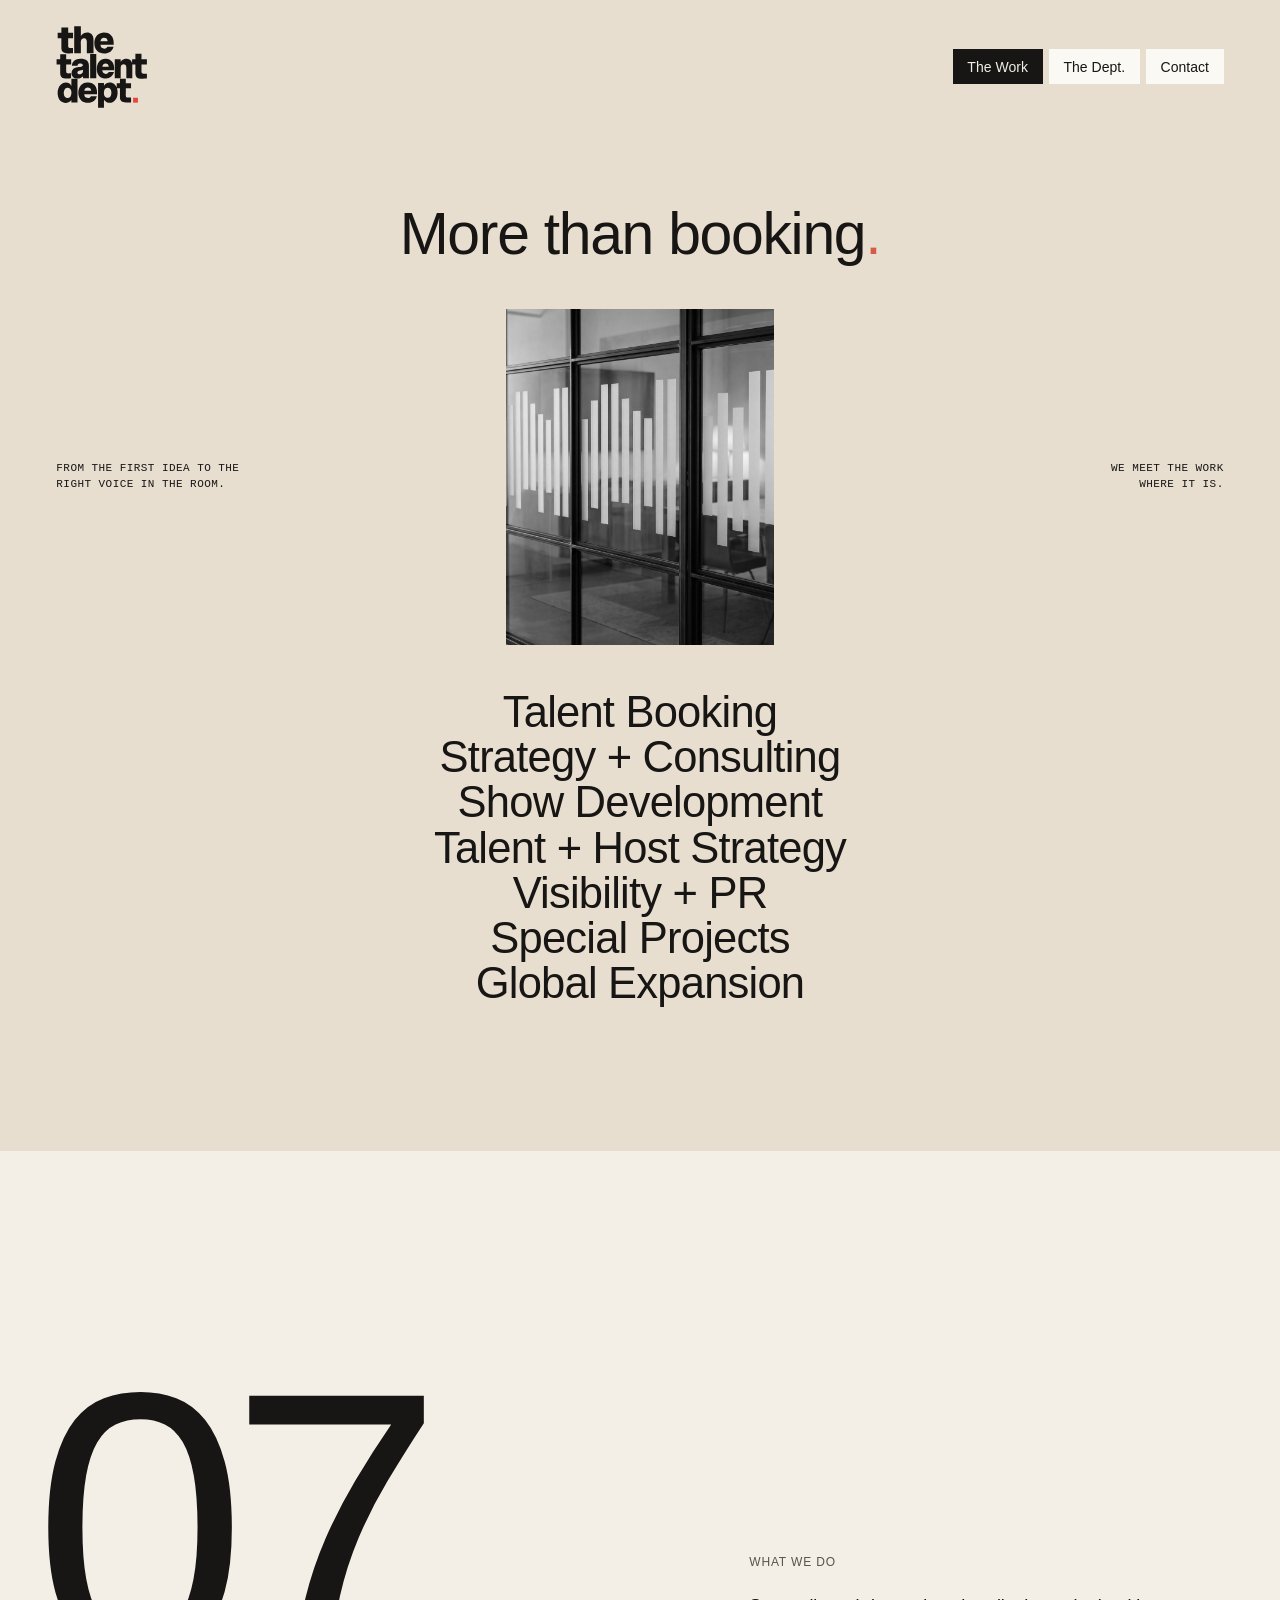
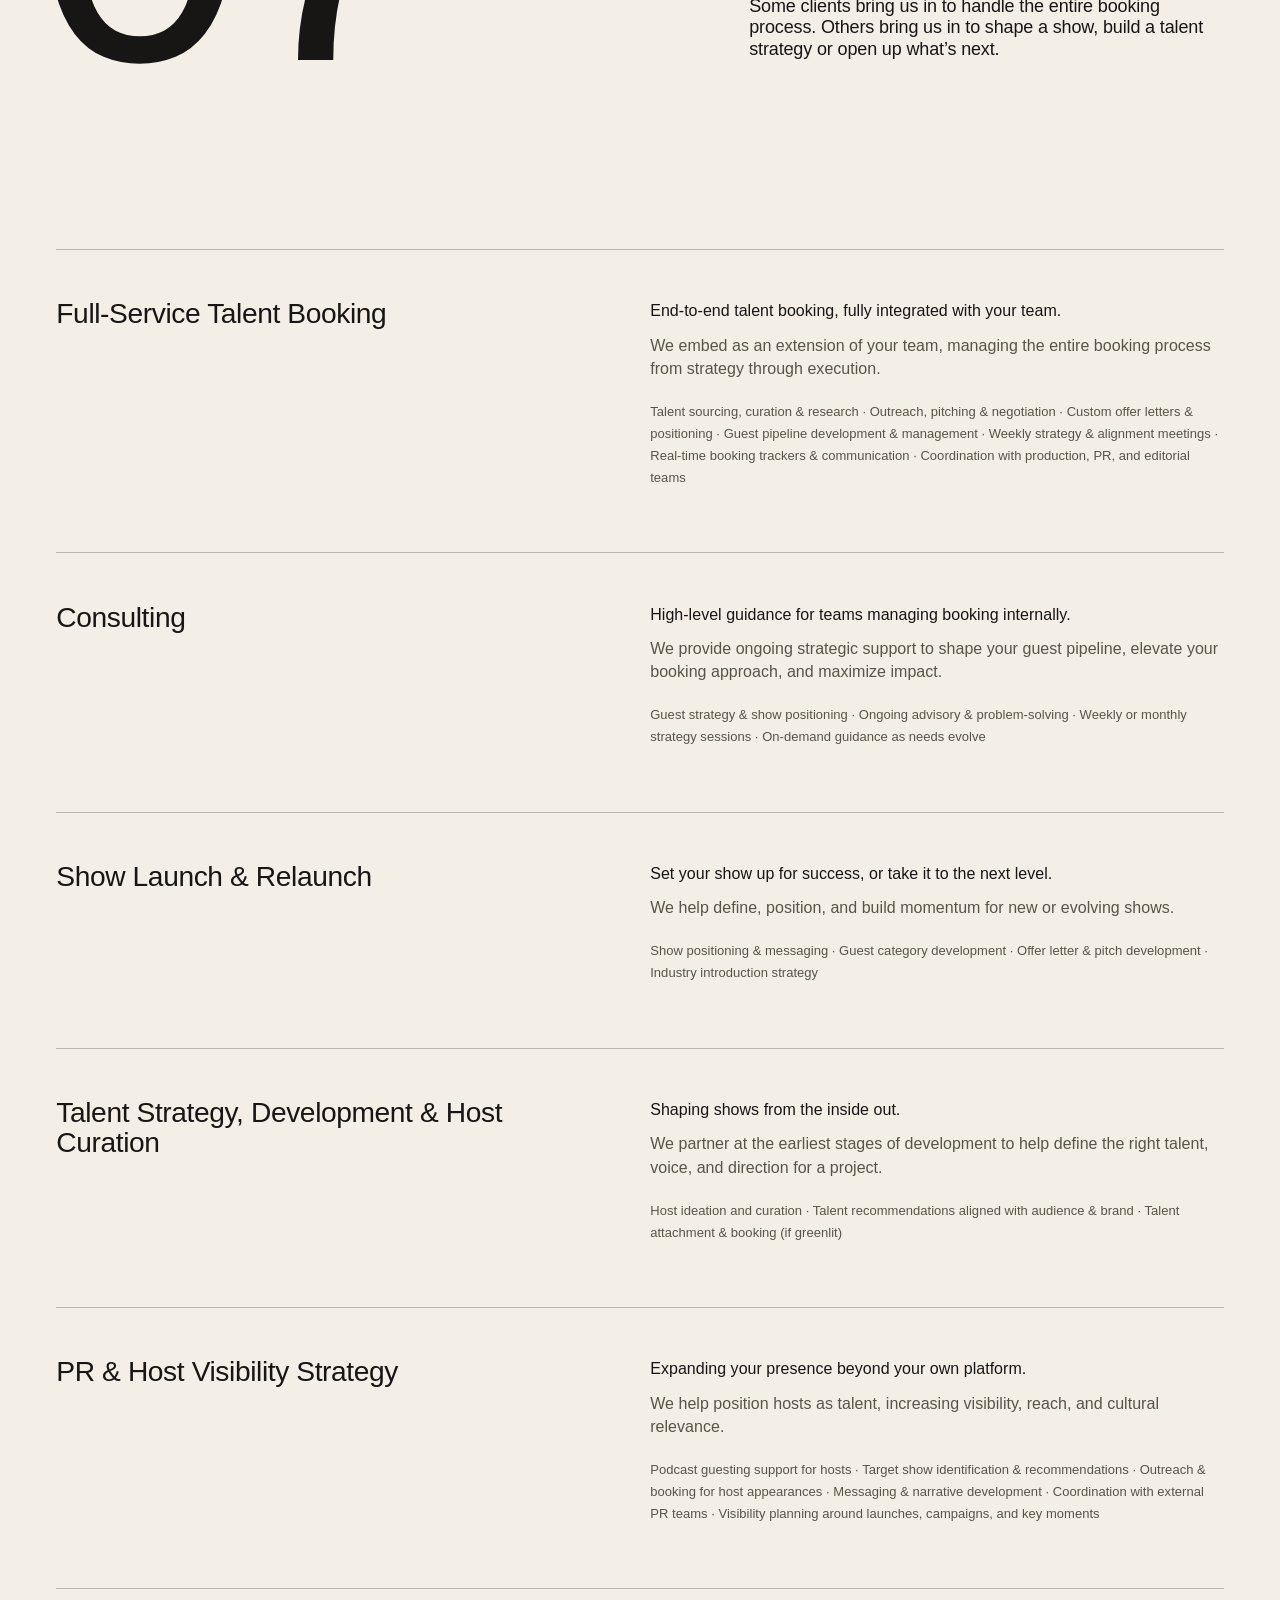
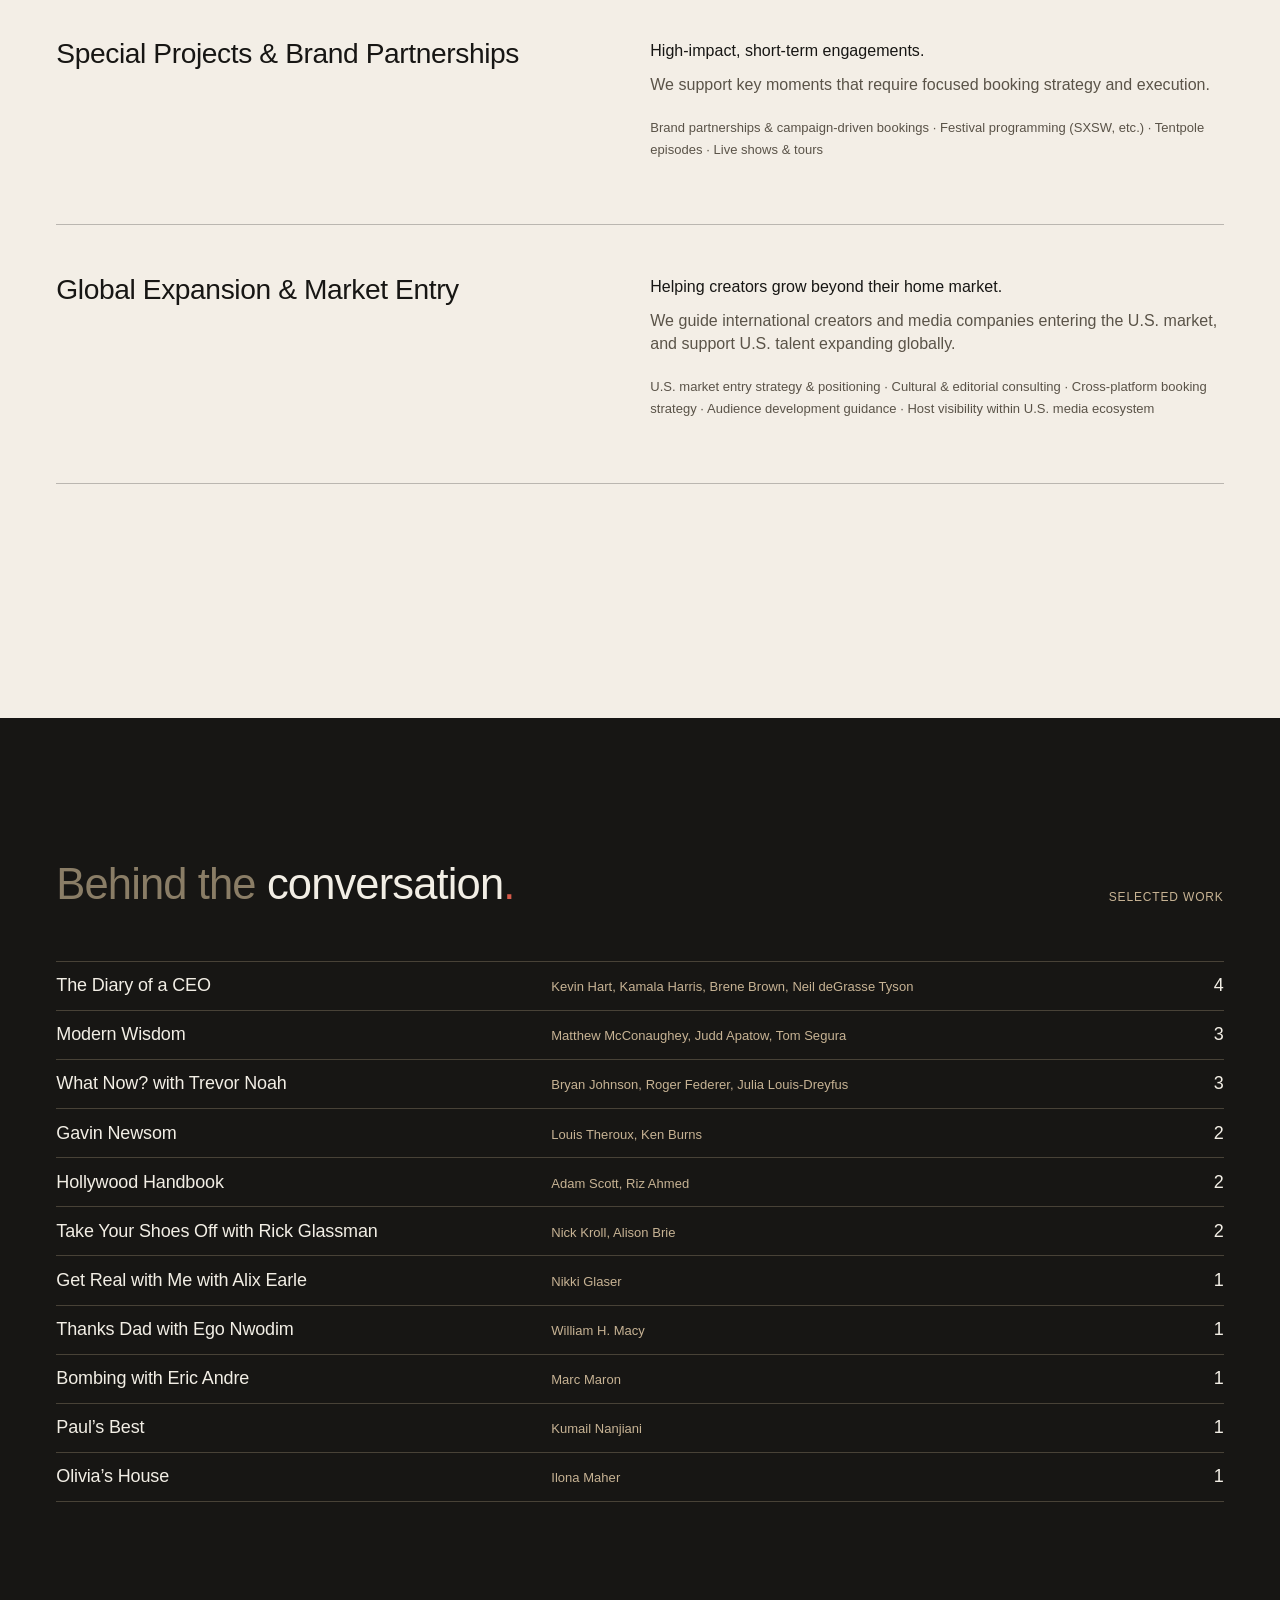
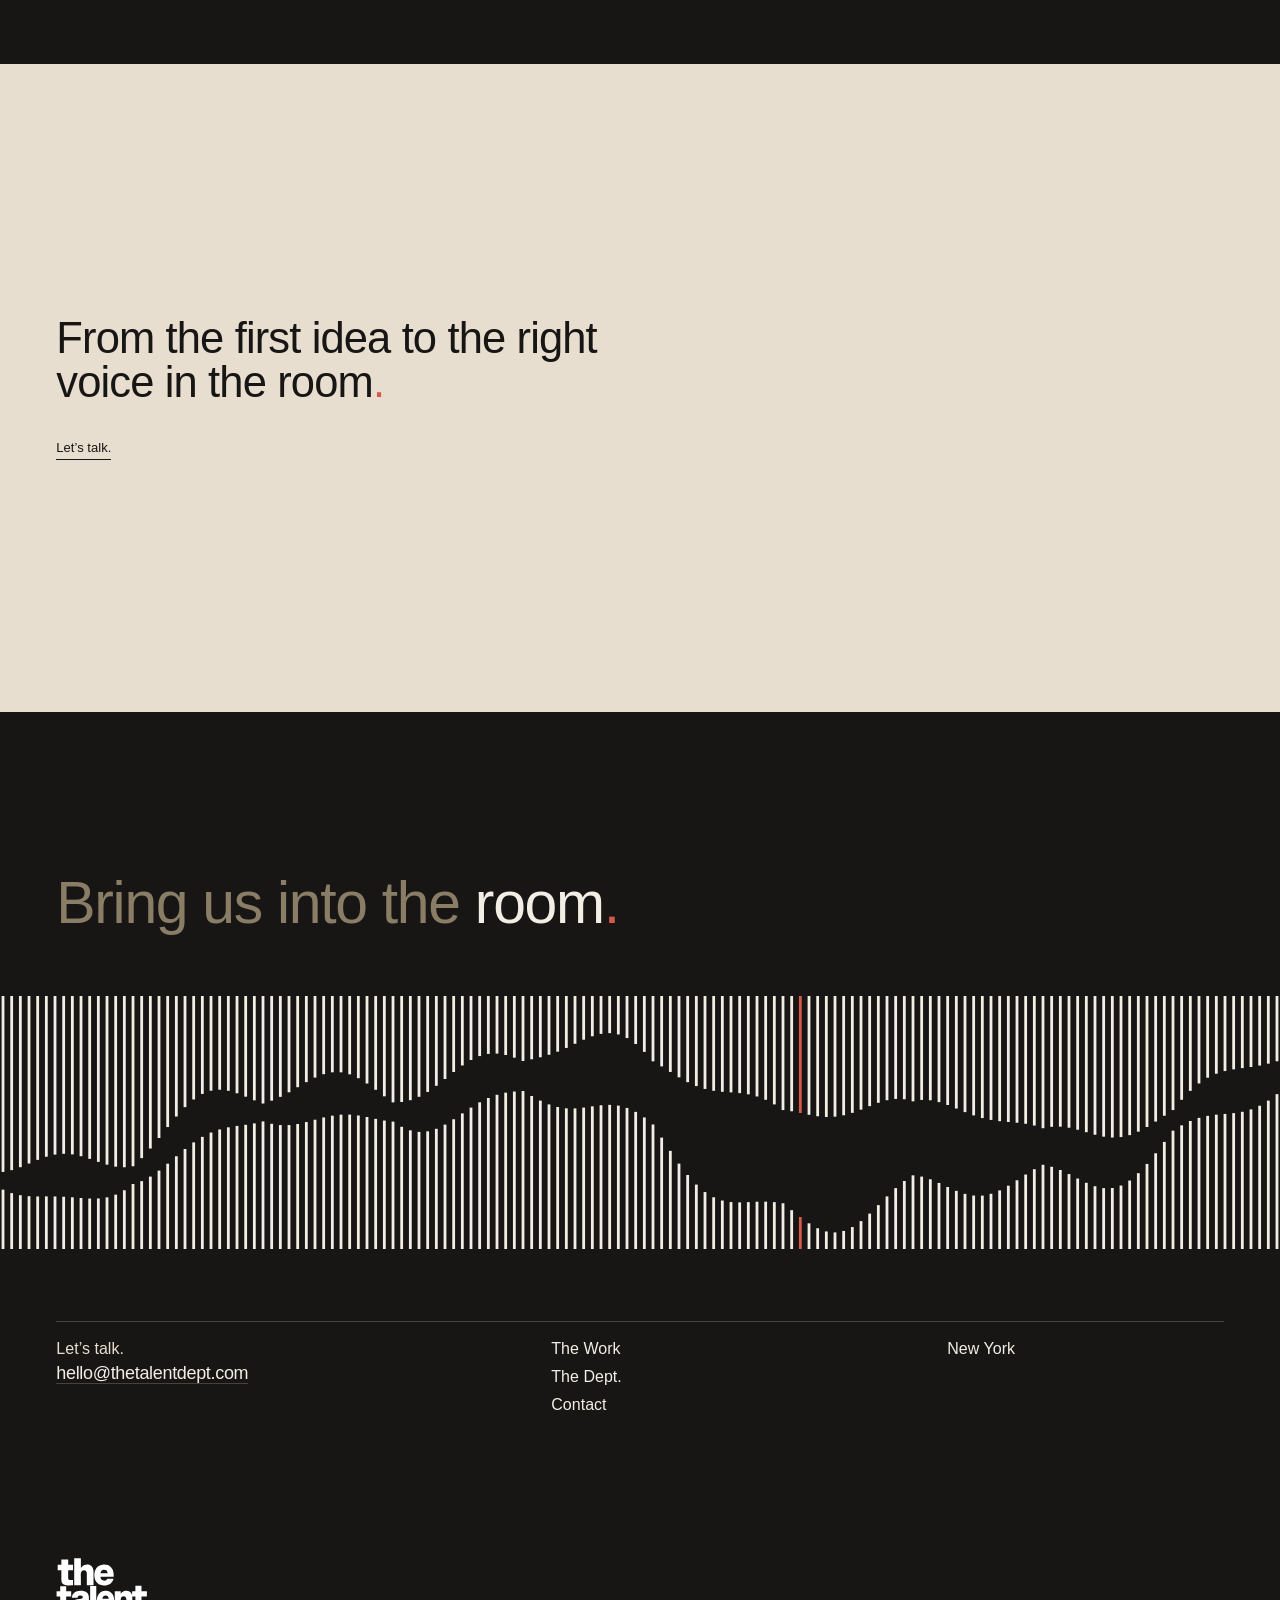
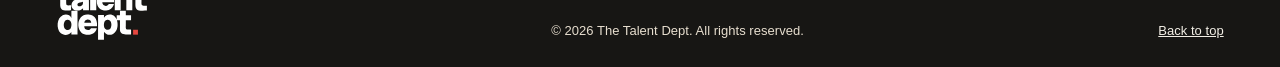
<file: the-work.html>
<!doctype html>
<html lang="en">
<head>
<meta charset="utf-8">
<meta name="viewport" content="width=device-width,initial-scale=1">
<meta name="robots" content="noindex">
<title>The Work · The Talent Dept.</title>
<link rel="icon" href="assets/ttd-logo-dark.svg">
<link rel="stylesheet" href="css/r9.css">
<script>var q=location.search;if(/[?&]nav=min/.test(q))document.documentElement.classList.add('nav-min');var h=q.match(/[?&]hero=([0-9])/);if(h)document.documentElement.classList.add('h'+h[1])</script>
</head>
<body id="top">
<div class="band-t"><header class="nav">
  <a class="logo" href="index.html"><img src="assets/ttd-logo-dark.svg" alt="The Talent Dept."></a>
  <nav aria-label="Main"><ul><li><a href="the-work.html" class=on aria-current=page>The Work</a></li><li><a href="the-dept.html">The Dept.</a></li><li><a href="contact.html">Contact</a></li></ul></nav>
</header>
<header class="ash">
  <h1 class="ash-h d1">More than <b>booking</b><i>.</i></h1>
  <p class="mono ash-l">From the first idea to the<br>right voice in the room.</p>
  <figure class="ash-p"><img src="assets/web/glass.jpg" alt="The studio's glass wall, frosted with the waveform" style="object-position:55% 50%"></figure>
  <p class="mono ash-r">We meet the work<br>where it is.</p>
  <ol class="ash-list"><li>Talent Booking</li><li>Strategy + Consulting</li><li>Show Development</li><li>Talent + Host Strategy</li><li>Visibility + PR</li><li>Special Projects</li><li>Global Expansion</li></ol>
</header></div>
<section class="wk-what band-l">
  <div class="top">
    <p class="big" aria-hidden="true">07</p>
    <div class="t"><p class="cap-u mute">What we do</p><p class="d4">Some clients bring us in to handle the entire booking process. Others bring us in to shape a show, build a talent strategy or open up what’s next.</p></div>
  </div>
  <ol><li><h3 class="d3">Full-Service Talent Booking</h3><div class="b"><p class="lab">End-to-end talent booking, fully integrated with your team.</p><p class="mute">We embed as an extension of your team, managing the entire booking process from strategy through execution.</p><p class="items sm">Talent sourcing, curation &amp; research · Outreach, pitching &amp; negotiation · Custom offer letters &amp; positioning · Guest pipeline development &amp; management · Weekly strategy &amp; alignment meetings · Real-time booking trackers &amp; communication · Coordination with production, PR, and editorial teams</p></div></li><li><h3 class="d3">Consulting</h3><div class="b"><p class="lab">High-level guidance for teams managing booking internally.</p><p class="mute">We provide ongoing strategic support to shape your guest pipeline, elevate your booking approach, and maximize impact.</p><p class="items sm">Guest strategy &amp; show positioning · Ongoing advisory &amp; problem-solving · Weekly or monthly strategy sessions · On-demand guidance as needs evolve</p></div></li><li><h3 class="d3">Show Launch &amp; Relaunch</h3><div class="b"><p class="lab">Set your show up for success, or take it to the next level.</p><p class="mute">We help define, position, and build momentum for new or evolving shows.</p><p class="items sm">Show positioning &amp; messaging · Guest category development · Offer letter &amp; pitch development · Industry introduction strategy</p></div></li><li><h3 class="d3">Talent Strategy, Development &amp; Host Curation</h3><div class="b"><p class="lab">Shaping shows from the inside out.</p><p class="mute">We partner at the earliest stages of development to help define the right talent, voice, and direction for a project.</p><p class="items sm">Host ideation and curation · Talent recommendations aligned with audience &amp; brand · Talent attachment &amp; booking (if greenlit)</p></div></li><li><h3 class="d3">PR &amp; Host Visibility Strategy</h3><div class="b"><p class="lab">Expanding your presence beyond your own platform.</p><p class="mute">We help position hosts as talent, increasing visibility, reach, and cultural relevance.</p><p class="items sm">Podcast guesting support for hosts · Target show identification &amp; recommendations · Outreach &amp; booking for host appearances · Messaging &amp; narrative development · Coordination with external PR teams · Visibility planning around launches, campaigns, and key moments</p></div></li><li><h3 class="d3">Special Projects &amp; Brand Partnerships</h3><div class="b"><p class="lab">High-impact, short-term engagements.</p><p class="mute">We support key moments that require focused booking strategy and execution.</p><p class="items sm">Brand partnerships &amp; campaign-driven bookings · Festival programming (SXSW, etc.) · Tentpole episodes · Live shows &amp; tours</p></div></li><li><h3 class="d3">Global Expansion &amp; Market Entry</h3><div class="b"><p class="lab">Helping creators grow beyond their home market.</p><p class="mute">We guide international creators and media companies entering the U.S. market, and support U.S. talent expanding globally.</p><p class="items sm">U.S. market entry strategy &amp; positioning · Cultural &amp; editorial consulting · Cross-platform booking strategy · Audience development guidance · Host visibility within U.S. media ecosystem</p></div></li></ol>
</section>
<section class="index" id="work" style="margin-top:0">
  <div class="hd"><h2 class="d2">Behind the <b>conversation</b><i>.</i></h2><p class="cap-u">Selected work</p></div>
  <ol><li><span class="sh d4">The Diary of a CEO</span><span class="gu sm">Kevin Hart, Kamala Harris, Brene Brown, Neil deGrasse Tyson</span><span class="n d4">4</span></li><li><span class="sh d4">Modern Wisdom</span><span class="gu sm">Matthew McConaughey, Judd Apatow, Tom Segura</span><span class="n d4">3</span></li><li><span class="sh d4">What Now? with Trevor Noah</span><span class="gu sm">Bryan Johnson, Roger Federer, Julia Louis-Dreyfus</span><span class="n d4">3</span></li><li><span class="sh d4">Gavin Newsom</span><span class="gu sm">Louis Theroux, Ken Burns</span><span class="n d4">2</span></li><li><span class="sh d4">Hollywood Handbook</span><span class="gu sm">Adam Scott, Riz Ahmed</span><span class="n d4">2</span></li><li><span class="sh d4">Take Your Shoes Off with Rick Glassman</span><span class="gu sm">Nick Kroll, Alison Brie</span><span class="n d4">2</span></li><li><span class="sh d4">Get Real with Me with Alix Earle</span><span class="gu sm">Nikki Glaser</span><span class="n d4">1</span></li><li><span class="sh d4">Thanks Dad with Ego Nwodim</span><span class="gu sm">William H. Macy</span><span class="n d4">1</span></li><li><span class="sh d4">Bombing with Eric Andre</span><span class="gu sm">Marc Maron</span><span class="n d4">1</span></li><li><span class="sh d4">Paul’s Best</span><span class="gu sm">Kumail Nanjiani</span><span class="n d4">1</span></li><li><span class="sh d4">Olivia’s House</span><span class="gu sm">Ilona Maher</span><span class="n d4">1</span></li></ol>
</section>
<section class="wk-close band-t">
  <h2 class="d2">From the first idea to the right voice in the <b>room</b><i>.</i></h2>
  <a class="u sm" href="contact.html">Let’s talk.</a>
</section>
<footer class="foot" id="contact">
  <h2 class="d1">Bring us into the <b>room</b><i>.</i></h2>
  <div class="field"><svg viewBox="0 0 1920 380" aria-hidden="true"><rect x="2.4" y="0" width="4.2" height="263.9" fill="#F2EEE5"/><rect x="2.4" y="290.5" width="4.2" height="89.5" fill="#F2EEE5"/><rect x="15.4" y="0" width="4.2" height="261.2" fill="#F2EEE5"/><rect x="15.4" y="295.7" width="4.2" height="84.3" fill="#F2EEE5"/><rect x="28.4" y="0" width="4.2" height="256.8" fill="#F2EEE5"/><rect x="28.4" y="298.8" width="4.2" height="81.2" fill="#F2EEE5"/><rect x="41.4" y="0" width="4.2" height="251.3" fill="#F2EEE5"/><rect x="41.4" y="300.3" width="4.2" height="79.7" fill="#F2EEE5"/><rect x="54.4" y="0" width="4.2" height="245.8" fill="#F2EEE5"/><rect x="54.4" y="300.7" width="4.2" height="79.3" fill="#F2EEE5"/><rect x="67.4" y="0" width="4.2" height="241.1" fill="#F2EEE5"/><rect x="67.4" y="300.6" width="4.2" height="79.4" fill="#F2EEE5"/><rect x="80.4" y="0" width="4.2" height="237.9" fill="#F2EEE5"/><rect x="80.4" y="300.7" width="4.2" height="79.3" fill="#F2EEE5"/><rect x="93.4" y="0" width="4.2" height="236.7" fill="#F2EEE5"/><rect x="93.4" y="301.1" width="4.2" height="78.9" fill="#F2EEE5"/><rect x="106.4" y="0" width="4.2" height="237.6" fill="#F2EEE5"/><rect x="106.4" y="302.0" width="4.2" height="78.0" fill="#F2EEE5"/><rect x="119.4" y="0" width="4.2" height="240.3" fill="#F2EEE5"/><rect x="119.4" y="303.0" width="4.2" height="77.0" fill="#F2EEE5"/><rect x="132.4" y="0" width="4.2" height="244.3" fill="#F2EEE5"/><rect x="132.4" y="303.8" width="4.2" height="76.2" fill="#F2EEE5"/><rect x="145.4" y="0" width="4.2" height="248.8" fill="#F2EEE5"/><rect x="145.4" y="303.7" width="4.2" height="76.3" fill="#F2EEE5"/><rect x="158.4" y="0" width="4.2" height="253.0" fill="#F2EEE5"/><rect x="158.4" y="302.0" width="4.2" height="78.0" fill="#F2EEE5"/><rect x="171.4" y="0" width="4.2" height="256.0" fill="#F2EEE5"/><rect x="171.4" y="298.0" width="4.2" height="82.0" fill="#F2EEE5"/><rect x="184.4" y="0" width="4.2" height="256.9" fill="#F2EEE5"/><rect x="184.4" y="291.4" width="4.2" height="88.6" fill="#F2EEE5"/><rect x="197.4" y="0" width="4.2" height="255.4" fill="#F2EEE5"/><rect x="197.4" y="282.0" width="4.2" height="98.0" fill="#F2EEE5"/><rect x="210.4" y="0" width="4.2" height="243.2" fill="#F2EEE5"/><rect x="210.4" y="277.7" width="4.2" height="102.3" fill="#F2EEE5"/><rect x="223.4" y="0" width="4.2" height="228.8" fill="#F2EEE5"/><rect x="223.4" y="270.9" width="4.2" height="109.1" fill="#F2EEE5"/><rect x="236.4" y="0" width="4.2" height="213.0" fill="#F2EEE5"/><rect x="236.4" y="261.9" width="4.2" height="118.1" fill="#F2EEE5"/><rect x="249.4" y="0" width="4.2" height="196.6" fill="#F2EEE5"/><rect x="249.4" y="251.5" width="4.2" height="128.5" fill="#F2EEE5"/><rect x="262.4" y="0" width="4.2" height="180.8" fill="#F2EEE5"/><rect x="262.4" y="240.4" width="4.2" height="139.6" fill="#F2EEE5"/><rect x="275.4" y="0" width="4.2" height="166.7" fill="#F2EEE5"/><rect x="275.4" y="229.5" width="4.2" height="150.5" fill="#F2EEE5"/><rect x="288.4" y="0" width="4.2" height="155.2" fill="#F2EEE5"/><rect x="288.4" y="219.6" width="4.2" height="160.4" fill="#F2EEE5"/><rect x="301.4" y="0" width="4.2" height="146.9" fill="#F2EEE5"/><rect x="301.4" y="211.3" width="4.2" height="168.7" fill="#F2EEE5"/><rect x="314.4" y="0" width="4.2" height="142.1" fill="#F2EEE5"/><rect x="314.4" y="204.8" width="4.2" height="175.2" fill="#F2EEE5"/><rect x="327.4" y="0" width="4.2" height="140.6" fill="#F2EEE5"/><rect x="327.4" y="200.2" width="4.2" height="179.8" fill="#F2EEE5"/><rect x="340.4" y="0" width="4.2" height="142.2" fill="#F2EEE5"/><rect x="340.4" y="197.0" width="4.2" height="183.0" fill="#F2EEE5"/><rect x="353.4" y="0" width="4.2" height="145.9" fill="#F2EEE5"/><rect x="353.4" y="194.9" width="4.2" height="185.1" fill="#F2EEE5"/><rect x="366.4" y="0" width="4.2" height="151.0" fill="#F2EEE5"/><rect x="366.4" y="193.2" width="4.2" height="186.8" fill="#F2EEE5"/><rect x="379.4" y="0" width="4.2" height="156.5" fill="#F2EEE5"/><rect x="379.4" y="191.1" width="4.2" height="188.9" fill="#F2EEE5"/><rect x="392.4" y="0" width="4.2" height="161.3" fill="#F2EEE5"/><rect x="392.4" y="188.1" width="4.2" height="191.9" fill="#F2EEE5"/><rect x="405.4" y="0" width="4.2" height="157.0" fill="#F2EEE5"/><rect x="405.4" y="191.7" width="4.2" height="188.3" fill="#F2EEE5"/><rect x="418.4" y="0" width="4.2" height="151.3" fill="#F2EEE5"/><rect x="418.4" y="193.6" width="4.2" height="186.4" fill="#F2EEE5"/><rect x="431.4" y="0" width="4.2" height="144.4" fill="#F2EEE5"/><rect x="431.4" y="193.6" width="4.2" height="186.4" fill="#F2EEE5"/><rect x="444.4" y="0" width="4.2" height="136.8" fill="#F2EEE5"/><rect x="444.4" y="192.0" width="4.2" height="188.0" fill="#F2EEE5"/><rect x="457.4" y="0" width="4.2" height="129.2" fill="#F2EEE5"/><rect x="457.4" y="189.1" width="4.2" height="190.9" fill="#F2EEE5"/><rect x="470.4" y="0" width="4.2" height="122.4" fill="#F2EEE5"/><rect x="470.4" y="185.6" width="4.2" height="194.4" fill="#F2EEE5"/><rect x="483.4" y="0" width="4.2" height="117.3" fill="#F2EEE5"/><rect x="483.4" y="182.2" width="4.2" height="197.8" fill="#F2EEE5"/><rect x="496.4" y="0" width="4.2" height="114.5" fill="#F2EEE5"/><rect x="496.4" y="179.5" width="4.2" height="200.5" fill="#F2EEE5"/><rect x="509.4" y="0" width="4.2" height="114.5" fill="#F2EEE5"/><rect x="509.4" y="178.0" width="4.2" height="202.0" fill="#F2EEE5"/><rect x="522.4" y="0" width="4.2" height="117.5" fill="#F2EEE5"/><rect x="522.4" y="177.9" width="4.2" height="202.1" fill="#F2EEE5"/><rect x="535.4" y="0" width="4.2" height="123.3" fill="#F2EEE5"/><rect x="535.4" y="179.2" width="4.2" height="200.8" fill="#F2EEE5"/><rect x="548.4" y="0" width="4.2" height="131.3" fill="#F2EEE5"/><rect x="548.4" y="181.5" width="4.2" height="198.5" fill="#F2EEE5"/><rect x="561.4" y="0" width="4.2" height="140.7" fill="#F2EEE5"/><rect x="561.4" y="184.3" width="4.2" height="195.7" fill="#F2EEE5"/><rect x="574.4" y="0" width="4.2" height="150.5" fill="#F2EEE5"/><rect x="574.4" y="186.8" width="4.2" height="193.2" fill="#F2EEE5"/><rect x="587.4" y="0" width="4.2" height="159.6" fill="#F2EEE5"/><rect x="587.4" y="188.4" width="4.2" height="191.6" fill="#F2EEE5"/><rect x="600.4" y="0" width="4.2" height="159.0" fill="#F2EEE5"/><rect x="600.4" y="196.2" width="4.2" height="183.8" fill="#F2EEE5"/><rect x="613.4" y="0" width="4.2" height="156.3" fill="#F2EEE5"/><rect x="613.4" y="201.5" width="4.2" height="178.5" fill="#F2EEE5"/><rect x="626.4" y="0" width="4.2" height="151.2" fill="#F2EEE5"/><rect x="626.4" y="203.8" width="4.2" height="176.2" fill="#F2EEE5"/><rect x="639.4" y="0" width="4.2" height="143.9" fill="#F2EEE5"/><rect x="639.4" y="203.0" width="4.2" height="177.0" fill="#F2EEE5"/><rect x="652.4" y="0" width="4.2" height="134.7" fill="#F2EEE5"/><rect x="652.4" y="199.2" width="4.2" height="180.8" fill="#F2EEE5"/><rect x="665.4" y="0" width="4.2" height="124.5" fill="#F2EEE5"/><rect x="665.4" y="192.9" width="4.2" height="187.1" fill="#F2EEE5"/><rect x="678.4" y="0" width="4.2" height="114.0" fill="#F2EEE5"/><rect x="678.4" y="184.9" width="4.2" height="195.1" fill="#F2EEE5"/><rect x="691.4" y="0" width="4.2" height="104.2" fill="#F2EEE5"/><rect x="691.4" y="176.1" width="4.2" height="203.9" fill="#F2EEE5"/><rect x="704.4" y="0" width="4.2" height="96.0" fill="#F2EEE5"/><rect x="704.4" y="167.4" width="4.2" height="212.6" fill="#F2EEE5"/><rect x="717.4" y="0" width="4.2" height="90.1" fill="#F2EEE5"/><rect x="717.4" y="159.5" width="4.2" height="220.5" fill="#F2EEE5"/><rect x="730.4" y="0" width="4.2" height="86.9" fill="#F2EEE5"/><rect x="730.4" y="153.0" width="4.2" height="227.0" fill="#F2EEE5"/><rect x="743.4" y="0" width="4.2" height="86.4" fill="#F2EEE5"/><rect x="743.4" y="148.2" width="4.2" height="231.8" fill="#F2EEE5"/><rect x="756.4" y="0" width="4.2" height="88.5" fill="#F2EEE5"/><rect x="756.4" y="145.0" width="4.2" height="235.0" fill="#F2EEE5"/><rect x="769.4" y="0" width="4.2" height="92.5" fill="#F2EEE5"/><rect x="769.4" y="143.3" width="4.2" height="236.7" fill="#F2EEE5"/><rect x="782.4" y="0" width="4.2" height="97.5" fill="#F2EEE5"/><rect x="782.4" y="142.5" width="4.2" height="237.5" fill="#F2EEE5"/><rect x="795.4" y="0" width="4.2" height="94.9" fill="#F2EEE5"/><rect x="795.4" y="150.0" width="4.2" height="230.0" fill="#F2EEE5"/><rect x="808.4" y="0" width="4.2" height="91.9" fill="#F2EEE5"/><rect x="808.4" y="156.9" width="4.2" height="223.1" fill="#F2EEE5"/><rect x="821.4" y="0" width="4.2" height="88.2" fill="#F2EEE5"/><rect x="821.4" y="162.6" width="4.2" height="217.4" fill="#F2EEE5"/><rect x="834.4" y="0" width="4.2" height="83.5" fill="#F2EEE5"/><rect x="834.4" y="166.5" width="4.2" height="213.5" fill="#F2EEE5"/><rect x="847.4" y="0" width="4.2" height="77.9" fill="#F2EEE5"/><rect x="847.4" y="168.5" width="4.2" height="211.5" fill="#F2EEE5"/><rect x="860.4" y="0" width="4.2" height="71.7" fill="#F2EEE5"/><rect x="860.4" y="168.6" width="4.2" height="211.4" fill="#F2EEE5"/><rect x="873.4" y="0" width="4.2" height="65.6" fill="#F2EEE5"/><rect x="873.4" y="167.4" width="4.2" height="212.6" fill="#F2EEE5"/><rect x="886.4" y="0" width="4.2" height="60.4" fill="#F2EEE5"/><rect x="886.4" y="165.5" width="4.2" height="214.5" fill="#F2EEE5"/><rect x="899.4" y="0" width="4.2" height="56.8" fill="#F2EEE5"/><rect x="899.4" y="163.9" width="4.2" height="216.1" fill="#F2EEE5"/><rect x="912.4" y="0" width="4.2" height="55.7" fill="#F2EEE5"/><rect x="912.4" y="163.3" width="4.2" height="216.7" fill="#F2EEE5"/><rect x="925.4" y="0" width="4.2" height="57.7" fill="#F2EEE5"/><rect x="925.4" y="164.4" width="4.2" height="215.6" fill="#F2EEE5"/><rect x="938.4" y="0" width="4.2" height="63.1" fill="#F2EEE5"/><rect x="938.4" y="167.9" width="4.2" height="212.1" fill="#F2EEE5"/><rect x="951.4" y="0" width="4.2" height="72.0" fill="#F2EEE5"/><rect x="951.4" y="173.8" width="4.2" height="206.2" fill="#F2EEE5"/><rect x="964.4" y="0" width="4.2" height="83.8" fill="#F2EEE5"/><rect x="964.4" y="182.2" width="4.2" height="197.8" fill="#F2EEE5"/><rect x="977.4" y="0" width="4.2" height="98.0" fill="#F2EEE5"/><rect x="977.4" y="192.7" width="4.2" height="187.3" fill="#F2EEE5"/><rect x="990.4" y="0" width="4.2" height="105.6" fill="#F2EEE5"/><rect x="990.4" y="212.4" width="4.2" height="167.6" fill="#F2EEE5"/><rect x="1003.4" y="0" width="4.2" height="113.9" fill="#F2EEE5"/><rect x="1003.4" y="232.3" width="4.2" height="147.7" fill="#F2EEE5"/><rect x="1016.4" y="0" width="4.2" height="122.0" fill="#F2EEE5"/><rect x="1016.4" y="251.4" width="4.2" height="128.6" fill="#F2EEE5"/><rect x="1029.4" y="0" width="4.2" height="129.3" fill="#F2EEE5"/><rect x="1029.4" y="268.5" width="4.2" height="111.5" fill="#F2EEE5"/><rect x="1042.4" y="0" width="4.2" height="135.1" fill="#F2EEE5"/><rect x="1042.4" y="282.9" width="4.2" height="97.1" fill="#F2EEE5"/><rect x="1055.4" y="0" width="4.2" height="139.4" fill="#F2EEE5"/><rect x="1055.4" y="294.1" width="4.2" height="85.9" fill="#F2EEE5"/><rect x="1068.4" y="0" width="4.2" height="142.2" fill="#F2EEE5"/><rect x="1068.4" y="301.9" width="4.2" height="78.1" fill="#F2EEE5"/><rect x="1081.4" y="0" width="4.2" height="143.7" fill="#F2EEE5"/><rect x="1081.4" y="306.8" width="4.2" height="73.2" fill="#F2EEE5"/><rect x="1094.4" y="0" width="4.2" height="144.6" fill="#F2EEE5"/><rect x="1094.4" y="309.1" width="4.2" height="70.9" fill="#F2EEE5"/><rect x="1107.4" y="0" width="4.2" height="145.7" fill="#F2EEE5"/><rect x="1107.4" y="309.6" width="4.2" height="70.4" fill="#F2EEE5"/><rect x="1120.4" y="0" width="4.2" height="147.5" fill="#F2EEE5"/><rect x="1120.4" y="309.2" width="4.2" height="70.8" fill="#F2EEE5"/><rect x="1133.4" y="0" width="4.2" height="150.7" fill="#F2EEE5"/><rect x="1133.4" y="308.6" width="4.2" height="71.4" fill="#F2EEE5"/><rect x="1146.4" y="0" width="4.2" height="155.7" fill="#F2EEE5"/><rect x="1146.4" y="308.5" width="4.2" height="71.5" fill="#F2EEE5"/><rect x="1159.4" y="0" width="4.2" height="162.6" fill="#F2EEE5"/><rect x="1159.4" y="309.2" width="4.2" height="70.8" fill="#F2EEE5"/><rect x="1172.4" y="0" width="4.2" height="171.1" fill="#F2EEE5"/><rect x="1172.4" y="310.9" width="4.2" height="69.1" fill="#F2EEE5"/><rect x="1185.4" y="0" width="4.2" height="172.9" fill="#F2EEE5"/><rect x="1185.4" y="321.3" width="4.2" height="58.7" fill="#F2EEE5"/><rect x="1198.4" y="0" width="4.2" height="175.5" fill="#D65A4A"/><rect x="1198.4" y="331.6" width="4.2" height="48.4" fill="#D65A4A"/><rect x="1211.4" y="0" width="4.2" height="178.2" fill="#F2EEE5"/><rect x="1211.4" y="341.0" width="4.2" height="39.0" fill="#F2EEE5"/><rect x="1224.4" y="0" width="4.2" height="180.4" fill="#F2EEE5"/><rect x="1224.4" y="348.4" width="4.2" height="31.6" fill="#F2EEE5"/><rect x="1237.4" y="0" width="4.2" height="181.5" fill="#F2EEE5"/><rect x="1237.4" y="353.2" width="4.2" height="26.8" fill="#F2EEE5"/><rect x="1250.4" y="0" width="4.2" height="181.0" fill="#F2EEE5"/><rect x="1250.4" y="354.6" width="4.2" height="25.4" fill="#F2EEE5"/><rect x="1263.4" y="0" width="4.2" height="178.9" fill="#F2EEE5"/><rect x="1263.4" y="352.4" width="4.2" height="27.6" fill="#F2EEE5"/><rect x="1276.4" y="0" width="4.2" height="175.3" fill="#F2EEE5"/><rect x="1276.4" y="346.6" width="4.2" height="33.4" fill="#F2EEE5"/><rect x="1289.4" y="0" width="4.2" height="170.5" fill="#F2EEE5"/><rect x="1289.4" y="337.7" width="4.2" height="42.3" fill="#F2EEE5"/><rect x="1302.4" y="0" width="4.2" height="165.2" fill="#F2EEE5"/><rect x="1302.4" y="326.4" width="4.2" height="53.6" fill="#F2EEE5"/><rect x="1315.4" y="0" width="4.2" height="160.2" fill="#F2EEE5"/><rect x="1315.4" y="313.7" width="4.2" height="66.3" fill="#F2EEE5"/><rect x="1328.4" y="0" width="4.2" height="156.3" fill="#F2EEE5"/><rect x="1328.4" y="300.6" width="4.2" height="79.4" fill="#F2EEE5"/><rect x="1341.4" y="0" width="4.2" height="154.4" fill="#F2EEE5"/><rect x="1341.4" y="288.2" width="4.2" height="91.8" fill="#F2EEE5"/><rect x="1354.4" y="0" width="4.2" height="154.9" fill="#F2EEE5"/><rect x="1354.4" y="277.5" width="4.2" height="102.5" fill="#F2EEE5"/><rect x="1367.4" y="0" width="4.2" height="158.0" fill="#F2EEE5"/><rect x="1367.4" y="269.0" width="4.2" height="111.0" fill="#F2EEE5"/><rect x="1380.4" y="0" width="4.2" height="155.9" fill="#F2EEE5"/><rect x="1380.4" y="270.9" width="4.2" height="109.1" fill="#F2EEE5"/><rect x="1393.4" y="0" width="4.2" height="156.4" fill="#F2EEE5"/><rect x="1393.4" y="274.9" width="4.2" height="105.1" fill="#F2EEE5"/><rect x="1406.4" y="0" width="4.2" height="159.2" fill="#F2EEE5"/><rect x="1406.4" y="280.4" width="4.2" height="99.6" fill="#F2EEE5"/><rect x="1419.4" y="0" width="4.2" height="163.5" fill="#F2EEE5"/><rect x="1419.4" y="286.5" width="4.2" height="93.5" fill="#F2EEE5"/><rect x="1432.4" y="0" width="4.2" height="168.8" fill="#F2EEE5"/><rect x="1432.4" y="292.3" width="4.2" height="87.7" fill="#F2EEE5"/><rect x="1445.4" y="0" width="4.2" height="174.2" fill="#F2EEE5"/><rect x="1445.4" y="296.8" width="4.2" height="83.2" fill="#F2EEE5"/><rect x="1458.4" y="0" width="4.2" height="179.1" fill="#F2EEE5"/><rect x="1458.4" y="299.3" width="4.2" height="80.7" fill="#F2EEE5"/><rect x="1471.4" y="0" width="4.2" height="183.1" fill="#F2EEE5"/><rect x="1471.4" y="299.4" width="4.2" height="80.6" fill="#F2EEE5"/><rect x="1484.4" y="0" width="4.2" height="185.9" fill="#F2EEE5"/><rect x="1484.4" y="296.7" width="4.2" height="83.3" fill="#F2EEE5"/><rect x="1497.4" y="0" width="4.2" height="187.8" fill="#F2EEE5"/><rect x="1497.4" y="291.6" width="4.2" height="88.4" fill="#F2EEE5"/><rect x="1510.4" y="0" width="4.2" height="189.0" fill="#F2EEE5"/><rect x="1510.4" y="284.6" width="4.2" height="95.4" fill="#F2EEE5"/><rect x="1523.4" y="0" width="4.2" height="190.1" fill="#F2EEE5"/><rect x="1523.4" y="276.4" width="4.2" height="103.6" fill="#F2EEE5"/><rect x="1536.4" y="0" width="4.2" height="191.7" fill="#F2EEE5"/><rect x="1536.4" y="267.8" width="4.2" height="112.2" fill="#F2EEE5"/><rect x="1549.4" y="0" width="4.2" height="194.3" fill="#F2EEE5"/><rect x="1549.4" y="259.8" width="4.2" height="120.2" fill="#F2EEE5"/><rect x="1562.4" y="0" width="4.2" height="198.3" fill="#F2EEE5"/><rect x="1562.4" y="253.2" width="4.2" height="126.8" fill="#F2EEE5"/><rect x="1575.4" y="0" width="4.2" height="196.2" fill="#F2EEE5"/><rect x="1575.4" y="256.2" width="4.2" height="123.8" fill="#F2EEE5"/><rect x="1588.4" y="0" width="4.2" height="196.0" fill="#F2EEE5"/><rect x="1588.4" y="261.0" width="4.2" height="119.0" fill="#F2EEE5"/><rect x="1601.4" y="0" width="4.2" height="197.6" fill="#F2EEE5"/><rect x="1601.4" y="267.1" width="4.2" height="112.9" fill="#F2EEE5"/><rect x="1614.4" y="0" width="4.2" height="200.6" fill="#F2EEE5"/><rect x="1614.4" y="273.8" width="4.2" height="106.2" fill="#F2EEE5"/><rect x="1627.4" y="0" width="4.2" height="204.3" fill="#F2EEE5"/><rect x="1627.4" y="280.2" width="4.2" height="99.8" fill="#F2EEE5"/><rect x="1640.4" y="0" width="4.2" height="208.1" fill="#F2EEE5"/><rect x="1640.4" y="285.3" width="4.2" height="94.7" fill="#F2EEE5"/><rect x="1653.4" y="0" width="4.2" height="211.0" fill="#F2EEE5"/><rect x="1653.4" y="288.2" width="4.2" height="91.8" fill="#F2EEE5"/><rect x="1666.4" y="0" width="4.2" height="212.3" fill="#F2EEE5"/><rect x="1666.4" y="288.0" width="4.2" height="92.0" fill="#F2EEE5"/><rect x="1679.4" y="0" width="4.2" height="211.6" fill="#F2EEE5"/><rect x="1679.4" y="284.3" width="4.2" height="95.7" fill="#F2EEE5"/><rect x="1692.4" y="0" width="4.2" height="208.7" fill="#F2EEE5"/><rect x="1692.4" y="276.8" width="4.2" height="103.2" fill="#F2EEE5"/><rect x="1705.4" y="0" width="4.2" height="203.5" fill="#F2EEE5"/><rect x="1705.4" y="265.8" width="4.2" height="114.2" fill="#F2EEE5"/><rect x="1718.4" y="0" width="4.2" height="196.5" fill="#F2EEE5"/><rect x="1718.4" y="251.9" width="4.2" height="128.1" fill="#F2EEE5"/><rect x="1731.4" y="0" width="4.2" height="188.3" fill="#F2EEE5"/><rect x="1731.4" y="235.9" width="4.2" height="144.1" fill="#F2EEE5"/><rect x="1744.4" y="0" width="4.2" height="179.6" fill="#F2EEE5"/><rect x="1744.4" y="218.9" width="4.2" height="161.1" fill="#F2EEE5"/><rect x="1757.4" y="0" width="4.2" height="171.1" fill="#F2EEE5"/><rect x="1757.4" y="202.0" width="4.2" height="178.0" fill="#F2EEE5"/><rect x="1770.4" y="0" width="4.2" height="155.7" fill="#F2EEE5"/><rect x="1770.4" y="194.0" width="4.2" height="186.0" fill="#F2EEE5"/><rect x="1783.4" y="0" width="4.2" height="142.3" fill="#F2EEE5"/><rect x="1783.4" y="187.5" width="4.2" height="192.5" fill="#F2EEE5"/><rect x="1796.4" y="0" width="4.2" height="131.2" fill="#F2EEE5"/><rect x="1796.4" y="182.8" width="4.2" height="197.2" fill="#F2EEE5"/><rect x="1809.4" y="0" width="4.2" height="122.6" fill="#F2EEE5"/><rect x="1809.4" y="179.8" width="4.2" height="200.2" fill="#F2EEE5"/><rect x="1822.4" y="0" width="4.2" height="116.6" fill="#F2EEE5"/><rect x="1822.4" y="178.0" width="4.2" height="202.0" fill="#F2EEE5"/><rect x="1835.4" y="0" width="4.2" height="112.6" fill="#F2EEE5"/><rect x="1835.4" y="176.9" width="4.2" height="203.1" fill="#F2EEE5"/><rect x="1848.4" y="0" width="4.2" height="110.0" fill="#F2EEE5"/><rect x="1848.4" y="175.7" width="4.2" height="204.3" fill="#F2EEE5"/><rect x="1861.4" y="0" width="4.2" height="108.2" fill="#F2EEE5"/><rect x="1861.4" y="173.7" width="4.2" height="206.3" fill="#F2EEE5"/><rect x="1874.4" y="0" width="4.2" height="106.5" fill="#F2EEE5"/><rect x="1874.4" y="170.1" width="4.2" height="209.9" fill="#F2EEE5"/><rect x="1887.4" y="0" width="4.2" height="104.3" fill="#F2EEE5"/><rect x="1887.4" y="164.6" width="4.2" height="215.4" fill="#F2EEE5"/><rect x="1900.4" y="0" width="4.2" height="101.5" fill="#F2EEE5"/><rect x="1900.4" y="156.9" width="4.2" height="223.1" fill="#F2EEE5"/><rect x="1913.4" y="0" width="4.2" height="97.9" fill="#F2EEE5"/><rect x="1913.4" y="147.2" width="4.2" height="232.8" fill="#F2EEE5"/></svg></div>
  <div class="rule"></div>
  <div class="grid">
    <div class="zA"><p class="mute">Let’s talk.</p><a class="mail" href="mailto:hello@thetalentdept.com">hello@thetalentdept.com</a></div>
    <div class="zB links"><a href="the-work.html">The Work</a><a href="the-dept.html">The Dept.</a><a href="contact.html">Contact</a></div>
    <p class="zC">New York</p>
  </div>
  <div class="grid base">
    <div class="zA"><img src="assets/ttd-logo-light.svg" alt="The Talent Dept."></div>
    <p class="zB sm mute">© 2026 The Talent Dept. All rights reserved.</p>
    <a class="zC sm" href="#top">Back to top</a>
  </div>
</footer>
</body>
</html>
</file>
<file: css/r9.css>
/* The Talent Dept. · site, round 9: the design foundation (static).
   Brief (client, 14 Oct 2026): static design and structure only, no animation or interactions. Softer editorial
   direction: mid-century modern minimalism meets Pentagram, a little Eames. Principles, not retro: proportion,
   simple geometry, warmth, negative space, quiet restraint. Warm tan grounds, hints of black and coral, oversized
   type, clean compositions; balance about 70% tan, 30% black. Logo larger, on the left; the menu grouped right.
   Brand Standards: Draft (tan), Ink, Cream, Signal (coral). Helvetica Neue, Light 300 and Medium 500. */
:root{
  --tan:#E7DECF; --tan2:#DCCFBA; --light:#F3EEE6; --draft:#C7B394; --paper:#FBF9F4; --cream:#F2EEE5; --ink:#171614; --coral:#D65A4A;
  --ink70:#5A5348;                 /* secondary text on the soft tan */
  --tan-ink:#8A7D66;               /* Draft at rest on ink */
  --hair:rgba(23,22,20,.26); --hair-n:rgba(199,179,148,.28);
  --m:max(20px,4.4vw); --g:max(12px,1.6vw);
  --f:"Helvetica Neue",Helvetica,Arial,sans-serif;
  --body:clamp(16px,1.2vw,20px); --small:clamp(13px,.92vw,15px);
  --d1:clamp(40px,4.6vw,88px); --d2:clamp(32px,3.4vw,64px); --d3:clamp(24px,2.2vw,42px); --d4:clamp(18px,1.4vw,26px);
}
*{box-sizing:border-box}
html{background:var(--tan);-webkit-text-size-adjust:100%}
body{margin:0;background:var(--tan);color:var(--ink);font:300 var(--body)/1.45 var(--f);letter-spacing:.002em;-webkit-font-smoothing:antialiased;text-rendering:optimizeLegibility}
img,svg{display:block;max-width:100%}
a{color:inherit}
h1,h2,h3,p,ol,ul,figure,dl,dd{margin:0;padding:0;font-weight:inherit}
ol,ul{list-style:none}
b,strong{font-weight:500}
i{font-style:normal;color:var(--coral);font-weight:400}
.sr{position:absolute;width:1px;height:1px;overflow:hidden;clip:rect(0 0 0 0);white-space:nowrap}

/* type */
.d1{font-size:var(--d1);line-height:1;letter-spacing:-.022em}
.d2{font-size:var(--d2);line-height:1.02;letter-spacing:-.02em}
.d3{font-size:var(--d3);line-height:1.08;letter-spacing:-.014em}
.d4{font-size:var(--d4);line-height:1.18;letter-spacing:-.008em}
.lab{font-weight:500}
.sm{font-size:var(--small);line-height:1.4}
.mute{color:var(--ink70)}
.go{font-weight:500;text-decoration:none;border-bottom:1px solid currentColor;padding-bottom:2px}
.go::after{content:" \2192"}

/* grid and zones: A caption, B text, C text */
.wrap{padding:0 var(--m)}
.grid{display:grid;grid-template-columns:repeat(12,minmax(0,1fr));column-gap:var(--g)}
.zA{grid-column:1/6} .zB{grid-column:6/10} .zC{grid-column:10/13} .zBC{grid-column:6/13}
.rule{height:1px;background:var(--hair)}
.sec{padding:20vh var(--m) 0}
@media (max-width:760px){ .grid{display:block} .grid>*+*{margin-top:18px} .sec{padding-top:110px} }

/* ---- nav: a large logo on the left, the whole menu grouped on the right, on Line of Sight bars */
.nav{display:flex;justify-content:space-between;align-items:center;padding:clamp(18px,2vw,34px) var(--m)}
.nav .logo{display:block;line-height:0}
.nav .logo img{height:clamp(58px,6.4vw,104px);width:auto}
.nav ul{display:flex;gap:6px}
.nav ul a{display:block;font-size:clamp(14px,1.04vw,17px);font-weight:500;line-height:1;padding:.78em 1.05em .72em;background:var(--paper);color:var(--ink);text-decoration:none}
.nav ul a.on{background:var(--ink);color:var(--cream)}
.on-ink .nav ul a{background:#2B2926;color:var(--cream)}
/* the minimal version: words only, one coral full stop after the page you are on */
.nav-min .nav ul a{background:none!important;color:inherit!important;padding:.4em .35em;font-weight:300}
.nav-min .nav ul a.on{font-weight:500}
.nav-min .nav ul a.on::after{content:"";display:inline-block;width:.27em;height:.27em;background:var(--coral);margin-left:.06em}
@media (max-width:760px){ .nav ul{gap:4px} .nav ul a{padding:.7em .7em .64em;font-size:13px} }

/* ---- hero: a still frame of Line of Sight */
.hero{min-height:100vh;display:flex;flex-direction:column}
.hero h1{padding:13vh var(--m) 0;max-width:15.6em;font-weight:300}
.hero .los{margin-top:auto;padding:8vh 0 9vh}
.hero .los svg{width:100%;height:auto}
.hero .cap{display:grid;grid-template-columns:repeat(12,minmax(0,1fr));column-gap:var(--g);padding:0 var(--m) 4vh}
.hero .cap p:first-child{grid-column:1/6}
.hero .cap p:last-child{grid-column:10/13}
@media (max-width:760px){ .hero h1{padding-top:12vh} .hero .cap{display:block} .hero .cap p+p{margin-top:6px} }

/* ---- the statement */
.stmt .lead{grid-column:4/13}
.stmt .mark{grid-column:1/3;display:grid;row-gap:6px;width:40px;align-self:start;align-content:start;margin-top:.9em}
.stmt .mark i{display:block;height:6px;background:var(--ink)}
.stmt .mark i:nth-child(2){width:80%} .stmt .mark i:nth-child(3){width:56%}
.stmt .below{margin-top:12vh;align-items:start}
.stmt .by{grid-column:3/6;text-align:right;justify-self:end}
.stmt .pic{grid-column:6/8}
.stmt .pic img{width:100%;aspect-ratio:1/1;object-fit:cover;filter:grayscale(1)}
.stmt .para{grid-column:8/12}
.stmt .para .go{display:inline-block;margin-top:1.6em}
@media (max-width:760px){ .stmt .by{text-align:left} .stmt .pic{width:50%} }

/* ---- the two people in chairs, with the message behind them (black) */
.chairs{position:relative;height:100vh;min-height:620px;overflow:hidden;background:var(--ink);margin-top:20vh}
.chairs .msg{position:absolute;left:0;right:0;top:50%;transform:translateY(-50%);z-index:1}
.chairs .msg p{white-space:nowrap;font-size:12.4vw;line-height:.95;letter-spacing:-.025em;color:var(--tan-ink)}
.chairs .msg p:first-child{margin-left:-6vw}
.chairs .msg p:last-child{margin-left:-31vw}
.chairs figure{position:absolute;left:50%;top:50%;width:min(40vw,72vh);transform:translate(-50%,-50%);z-index:2}
.chairs figure img{width:100%;aspect-ratio:1.62/1;object-fit:cover;filter:grayscale(1)}
.chairs .note{position:absolute;left:var(--m);right:var(--m);bottom:4vh;z-index:3;display:grid;grid-template-columns:repeat(12,minmax(0,1fr));column-gap:var(--g);color:var(--tan)}
.chairs .note p:first-child{grid-column:1/6} .chairs .note p:last-child{grid-column:10/13}
@media (max-width:760px){ .chairs figure{width:78vw} .chairs .msg p{font-size:19vw} .chairs .note{display:block} }

/* ---- how we show up: three icons on one ground line */
.ways .trio{margin-top:7vh;display:grid;grid-template-columns:repeat(3,minmax(0,1fr));column-gap:var(--g)}
.ways .ico{height:clamp(110px,11vw,200px);display:flex;align-items:flex-end;border-bottom:1px solid var(--hair);padding-bottom:0}
.ways .ico svg{height:100%;width:auto}
.ways h3{margin-top:4.2vh;font-weight:300}
.ways .trio p{margin-top:1.2em;max-width:20em}
.ways .go{display:inline-block;margin-top:9vh}
@media (max-width:760px){ .ways .trio{grid-template-columns:1fr;row-gap:48px} }

/* ---- services */
.svc .idx{margin-top:5vh}
.svc .idx li{border-top:1px solid var(--hair);padding:1.35vw 0 1.45vw;align-items:baseline}
.svc .idx li:last-child{border-bottom:1px solid var(--hair)}
.svc .idx .nm{grid-column:1/6;font-weight:300}
.svc .idx .ds{grid-column:6/11}
.svc .tail{margin-top:5vh;align-items:baseline}
@media (max-width:760px){ .svc .idx li{padding:16px 0} .svc .idx li>*+*{margin-top:6px} }

/* ---- where the work happens: the icons as a street */
.street .art{margin-top:6vh}
.street .art svg{width:100%;height:auto}
.street .grid{margin-top:2.4vh}

/* ---- the people */
.ppl .six{margin-top:6vh;display:grid;grid-template-columns:repeat(6,minmax(0,1fr));column-gap:var(--g);row-gap:5vh}
.ppl .six img{width:100%;aspect-ratio:4/5;object-fit:cover;object-position:50% 14%;filter:grayscale(1)}
.ppl .six p{margin-top:.9em}
.ppl .six p+p{margin-top:.1em}
.ppl .tail{margin-top:7vh}
@media (max-width:760px){ .ppl .six{grid-template-columns:repeat(2,minmax(0,1fr))} }

/* ---- footer (black) */
.foot{background:var(--ink);color:var(--cream);padding:18vh var(--m) 3vh;margin-top:20vh}
.foot h2{color:var(--tan-ink);font-weight:300}
.foot h2 b{color:var(--cream)}
.foot .field{margin:8vh calc(-1*var(--m)) 0}
.foot .field svg{width:100%;height:auto}
.foot .rule{background:var(--hair-n);margin-top:8vh}
.foot .grid{padding-top:1.2vw}
.foot .mute{color:var(--tan)}
.foot .mail{font-size:var(--d4);letter-spacing:-.018em;text-decoration:none;border-bottom:1px solid var(--hair-n)}
.foot .links{display:grid;row-gap:.3em}
.foot .links a{text-decoration:none}
.foot .base{margin-top:14vh;align-items:end}
.foot .base img{height:clamp(58px,6.4vw,104px);width:auto}
.foot .base .zC{justify-self:end;text-align:right}

/* ---- inner pages */
.ph{margin-top:16vh}
.ph img{width:100%;height:80vh;object-fit:cover;filter:grayscale(1)}
.pg-head{padding:12vh var(--m) 0}
.pg-head .grid{margin-top:1.2vw}
.svcs li{border-top:1px solid var(--hair);padding:1.2vw 0 5vw}
.svcs li h3{grid-column:1/6;font-weight:300}
.svcs li .b{grid-column:6/10}
.svcs li .b p+p{margin-top:.6em}
.svcs li ul{grid-column:10/13}
.svcs li ul li{border:0;padding:.42em 0;border-top:1px solid var(--hair)}
.svcs li ul li:first-child{border-top:0;padding-top:0}

.names{background:var(--ink);color:var(--cream);padding:18vh var(--m) 18vh;margin-top:12vh}
.names h2{font-weight:300;color:var(--tan-ink)}
.names h2 b{color:var(--cream)}
.names .rule{background:var(--hair-n);margin-top:4vh}
.names ol{margin-top:5vh;display:grid;grid-template-columns:repeat(3,minmax(0,1fr));column-gap:var(--g);row-gap:2.6vh}
.names li .w{display:block;font-size:var(--d4);line-height:1.15;letter-spacing:-.018em}
.names li .s{display:block;color:var(--tan);margin-top:.25em}
@media (max-width:760px){ .names ol{grid-template-columns:1fr} }

/* The Dept. head: one huge word against the centre line, who's who above it, a tall photograph */
.jk{display:grid;grid-template-columns:repeat(12,minmax(0,1fr));column-gap:var(--g);grid-template-rows:auto 1fr auto auto;min-height:calc(100vh - 140px);padding:4vh var(--m) 6vh}
.jk-meta{grid-column:3/8;grid-row:1;justify-self:end;text-align:right;display:grid;row-gap:.85em}
.jk-meta dt{font-weight:500}
.jk-meta a{text-decoration:none}
.jk-pic{grid-column:8/12;grid-row:1/4}
.jk-pic img{width:100%;aspect-ratio:4/5;object-fit:cover;filter:grayscale(1)}
.jk-word{grid-column:1/8;grid-row:3;justify-self:end;align-self:end;font-size:clamp(64px,10.4vw,200px);line-height:.84;letter-spacing:-.03em;margin-bottom:-.04em;white-space:nowrap}
.jk-go{grid-column:1/8;grid-row:4;justify-self:end;margin-top:2.6vw}
.jk-note{grid-column:8/11;grid-row:4;margin-top:2.6vw}
@media (max-width:760px){ .jk{display:block;min-height:0} .jk-meta{text-align:left} .jk-pic{margin-top:24px} .jk-word{margin-top:28px;font-size:22vw} .jk-go{display:inline-block;margin-top:16px} .jk-note{margin-top:18px} }

/* The Dept.: each person is a page */
.person{min-height:min(70vw,94vh);display:flex;flex-direction:column;padding:0 var(--m)}
.person .grid.top{padding-top:1.2vw;align-items:start}
.person .run{grid-column:1/6}
.person .txt{grid-column:6/9}
.person .txt p+p{margin-top:1em}
.person .pic{grid-column:9/13}
.person .pic img{width:100%;aspect-ratio:4/5;object-fit:cover;object-position:50% 12%;filter:grayscale(1)}
.person .grid.bot{margin-top:auto;padding:3vw 0 1.4vw;align-items:end}
.person .b1{grid-column:1/6} .person .b2{grid-column:6/9} .person .b3{grid-column:9/13;justify-self:end}
.tick::before{content:"";display:inline-block;width:1.1em;height:1px;background:var(--coral);vertical-align:.32em;margin-right:.55em}
@media (max-width:760px){ .person{min-height:0} .person .grid.bot{padding:24px 0 18px} }

/* Contact: two words split across the top, a rule, the list, a big photograph with a line down its edge */
.lm{min-height:calc(100vh - 140px);display:flex;flex-direction:column;padding:4vh var(--m) 0}
.lm-words{display:flex;justify-content:space-between;align-items:baseline}
.lm .rule{margin-top:1.4vw}
.lm-body{flex:1;display:grid;grid-template-columns:repeat(12,minmax(0,1fr));column-gap:var(--g);min-height:58vh}
.lm-left{grid-column:1/7;display:grid;grid-template-columns:repeat(6,minmax(0,1fr));column-gap:var(--g);align-content:start;padding-top:1.2vw}
.lm-a{grid-column:1/3} .lm-b{grid-column:3/7}
.lm-kv{grid-column:1/7;margin-top:6vh;display:grid;row-gap:.3em}
.lm-kv div{display:grid;grid-template-columns:minmax(0,1fr) minmax(0,1.6fr);column-gap:var(--g)}
.lm-kv .gap{height:1.1em}
.lm-kv dt{font-weight:500}
.lm-kv a{text-decoration:none}
.lm-pic{grid-column:8/12;position:relative;margin-top:1.2vw}
.lm-pic img{width:100%;height:100%;min-height:56vh;object-fit:cover;filter:grayscale(1)}
.lm-pic .steps i{position:absolute;width:1.2vw;height:1.2vw;background:var(--coral)}
.lm-pic .steps i:nth-child(1){right:0;bottom:1.2vw} .lm-pic .steps i:nth-child(2){right:-1.2vw;bottom:0}
.lm-vert{grid-column:12/13;justify-self:end;writing-mode:vertical-rl;text-transform:uppercase;font-size:12px;letter-spacing:.06em;font-weight:500;padding-top:1.2vw;white-space:nowrap}
.lm-strip{display:grid;grid-template-columns:repeat(5,minmax(0,1fr));column-gap:var(--g);padding:5vh 0 3vh;font-size:12px;text-transform:uppercase;letter-spacing:.05em;color:var(--ink70)}
.lm-strip span:last-child{justify-self:end}
@media (max-width:760px){ .lm-words{display:block} .lm-words span{display:block} .lm-body,.lm-left{display:block} .lm-left>*+*{margin-top:14px} .lm-kv div{grid-template-columns:1fr} .lm-pic{margin-top:28px} .lm-vert{display:none} .lm-strip{grid-template-columns:1fr 1fr;row-gap:8px} .lm-strip span:last-child{justify-self:start} }
@media (max-width:760px){ .hero .los{overflow:hidden} .hero .los svg{width:250%;max-width:none;margin-left:-105%} }

/* =====================================================================================
   v2, after Woodwrights and XOO: soft tan sections, text beside one large photograph, small uppercase labels and
   short numbered lists, a spaced row of photographs, a product split, an index with hairlines and counts.
   ===================================================================================== */
.cap-u{font-size:12px;line-height:1.45;font-weight:500;text-transform:uppercase;letter-spacing:.07em}
.num{display:grid;row-gap:.95em}
.num li{display:grid;grid-template-columns:3.4em 1fr;font-size:12.5px;line-height:1.4;text-transform:uppercase;letter-spacing:.06em}
.num li span:first-child{color:var(--ink70)}
.u{text-decoration:none;border-bottom:1px solid currentColor;padding-bottom:2px}

/* the statement beside the anchor photograph */
.split2{display:grid;grid-template-columns:repeat(12,minmax(0,1fr));column-gap:var(--g);padding:16vh var(--m) 0;align-items:stretch}
.split2 .t{grid-column:1/6;display:flex;flex-direction:column}
.split2 .t .d3{max-width:13em}
.split2 .t p.body{margin-top:2.2em;max-width:26em}
.split2 .t .u{align-self:flex-start;margin-top:1.8em}
.split2 .t .lst{margin-top:auto;padding-top:10vh}
.split2 .t .lst .cap-u{margin-bottom:2.2em}
.split2 figure{grid-column:7/13}
.split2 figure img{width:100%;height:100%;min-height:88vh;object-fit:cover;filter:grayscale(1)}
@media (max-width:760px){ .split2{display:block;padding-top:100px} .split2 figure{margin-top:36px} .split2 figure img{min-height:60vh} }

/* our approach: title, numbered list, paragraph, then a spaced row of photographs */
.approach{margin-top:20vh;padding:16vh var(--m) 18vh;background:var(--tan2)}
.approach .top{display:grid;grid-template-columns:repeat(12,minmax(0,1fr));column-gap:var(--g);align-items:start}
.approach h2{grid-column:1/5;font-weight:300}
.approach .num{grid-column:6/9}
.approach .num li{grid-template-columns:3.4em 1fr}
.approach .num li b{display:block;font-weight:500}
.approach .num li em{display:block;font-style:normal;text-transform:none;letter-spacing:0;font-size:var(--small);color:var(--ink70);margin-top:.35em}
.approach .para{grid-column:9/13}
.approach .para .u{display:inline-block;margin-top:1.6em}
.approach .row4{margin-top:16vh;display:grid;grid-template-columns:repeat(12,minmax(0,1fr));column-gap:var(--g);align-items:start}
.approach .row4 figure img{width:100%;object-fit:cover;filter:grayscale(1)}
.approach .row4 .f1{grid-column:1/5} .approach .row4 .f1 img{aspect-ratio:3/2}
.approach .row4 .f2{grid-column:6/8} .approach .row4 .f2 img{aspect-ratio:3/4}
.approach .row4 .f3{grid-column:8/10} .approach .row4 .f3 img{aspect-ratio:3/4}
.approach .row4 .f4{grid-column:11/13} .approach .row4 .f4 img{aspect-ratio:3/4}
@media (max-width:760px){ .approach .top,.approach .row4{display:block} .approach .top>*+*{margin-top:28px} .approach .row4 figure+figure{margin-top:14px} }

/* the product split: a big photograph left, the words low on the right */
.feat{display:grid;grid-template-columns:repeat(12,minmax(0,1fr));column-gap:var(--g);padding:20vh var(--m) 0;align-items:end}
.feat figure{grid-column:1/8}
.feat figure img{width:100%;aspect-ratio:7/5;object-fit:cover;filter:grayscale(1)}
.feat figure figcaption{margin-top:.8em}
.feat .t{grid-column:9/13;padding-bottom:6vh}
.feat .t p.body{margin-top:1.6em}
.feat .t .u{display:inline-block;margin-top:1.8em}
@media (max-width:760px){ .feat{display:block;padding-top:100px} .feat .t{margin-top:28px} }

/* the index (after XOO): each show, its guests, and how many */
.index{background:var(--ink);color:var(--cream);padding:16vh var(--m) 18vh;margin-top:20vh}
.index .hd{display:grid;grid-template-columns:repeat(12,minmax(0,1fr));column-gap:var(--g);align-items:end;margin-bottom:6vh}
.index .hd h2{grid-column:1/9;font-weight:300;color:var(--tan-ink)} .index .hd h2 b{color:var(--cream)}
.index .hd p{grid-column:10/13;justify-self:end;color:var(--draft)}
.index ol li{display:grid;grid-template-columns:repeat(12,minmax(0,1fr));column-gap:var(--g);align-items:baseline;padding:1.05vw 0;border-top:1px solid var(--hair-n)}
.index ol li:last-child{border-bottom:1px solid var(--hair-n)}
.index ol li .sh{grid-column:1/6}
.index ol li .gu{grid-column:6/12;color:var(--draft)}
.index ol li .n{grid-column:12/13;justify-self:end;font-variant-numeric:tabular-nums}
@media (max-width:760px){ .index .hd{display:block} .index .hd p{margin-top:10px} .index ol li{display:block;padding:14px 0} .index ol li .gu{margin-top:4px} .index ol li .n{margin-top:4px} }

/* the people, beside the words (after the showroom block) */
.ppl2{display:grid;grid-template-columns:repeat(12,minmax(0,1fr));column-gap:var(--g);padding:20vh var(--m) 0;align-items:start}
.ppl2 .t{grid-column:1/5}
.ppl2 .t .u{display:inline-block;margin-top:1.8em}
.ppl2 .g{grid-column:6/13;display:grid;grid-template-columns:repeat(3,minmax(0,1fr));column-gap:var(--g);row-gap:4vh}
.ppl2 .g img{width:100%;aspect-ratio:4/5;object-fit:cover;object-position:50% 14%;filter:grayscale(1)}
.ppl2 .g p{margin-top:.75em}
@media (max-width:760px){ .ppl2{display:block;padding-top:100px} .ppl2 .g{margin-top:28px;grid-template-columns:repeat(2,minmax(0,1fr))} }

/* =====================================================================================
   v3: cleaner, more air. Two grounds alternate in calm bands (soft tan and a tan-white, Draft at 15% over Paper),
   every section has generous room above and below, and one confident number carries the work.
   ===================================================================================== */
.band-t{background:var(--tan)} .band-l{background:var(--light)}
.split2,.feat,.ppl2{padding-top:26vh;padding-bottom:26vh}
.split2 figure img{min-height:82vh}
.split2 .t{justify-content:center}
.approach{margin-top:0;padding:28vh var(--m) 28vh;background:var(--tan)}
.chairs{margin-top:0}
.street{padding-top:26vh;padding-bottom:22vh}
.foot{margin-top:0}
.hero .cap p:last-child{display:none}

/* the number: one oversized figure and the names as a single quiet line */
.count{background:var(--ink);color:var(--cream);padding:24vh var(--m) 24vh;display:grid;grid-template-columns:repeat(12,minmax(0,1fr));column-gap:var(--g);align-items:end}
.count .big{grid-column:1/8;font-size:min(36vw,64vh);line-height:.74;letter-spacing:-.045em;font-weight:300;color:var(--cream);margin-left:-.06em}
.count .t{grid-column:8/13;padding-bottom:1.2vh}
.count .t h2{font-weight:300;color:var(--tan-ink)} .count .t h2 b{color:var(--cream)}
.count .t p.names{margin-top:2.4em;color:var(--draft);line-height:1.7}
.count .t .u{display:inline-block;margin-top:2.2em;color:var(--cream)}
@media (max-width:760px){ .count{display:block;padding:120px var(--m)} .count .big{font-size:52vw} .count .t{margin-top:28px} }

@media (max-width:760px){ .split2,.feat,.ppl2,.approach,.street{padding-top:110px;padding-bottom:110px} }

/* =====================================================================================
   v4, page by page: the same calm bands, generous air and one moment of scale on every page.
   ===================================================================================== */
/* The Work */
.wk-head{padding:12vh var(--m) 24vh}
.wk-head .grid{margin-top:12vh;align-items:start}
.wk-head .zA{grid-column:1/5} .wk-head .zB{grid-column:6/10} .wk-head .zC{grid-column:10/13}
.wk-photo img{width:100%;height:86vh;object-fit:cover;filter:grayscale(1)}
.wk-what{padding:26vh var(--m) 26vh}
.wk-what .top{display:grid;grid-template-columns:repeat(12,minmax(0,1fr));column-gap:var(--g);align-items:end}
.wk-what .big{grid-column:1/7;font-size:min(30vw,56vh);line-height:.74;letter-spacing:-.045em;font-weight:300;margin-left:-.06em}
.wk-what .top .t{grid-column:8/13;padding-bottom:1vh}
.wk-what .top .t p+p{margin-top:1.4em}
.wk-what ol{margin-top:20vh}
.wk-what ol>li{display:grid;grid-template-columns:repeat(12,minmax(0,1fr));column-gap:var(--g);border-top:1px solid var(--hair);padding:5.5vh 0 7vh;align-items:start}
.wk-what ol>li:last-child{border-bottom:1px solid var(--hair)}
.wk-what ol>li h3{grid-column:1/6;font-weight:300}
.wk-what ol>li .b{grid-column:7/13}
.wk-what ol>li .b p+p{margin-top:.7em}
.wk-what ol>li .b .items{margin-top:1.6em;color:var(--ink70);line-height:1.7}
.wk-close{padding:28vh var(--m) 28vh}
.wk-close h2{max-width:14em;font-weight:300}
.wk-close .u{display:inline-block;margin-top:2.6em}
@media (max-width:760px){ .wk-head .grid,.wk-what .top,.wk-what ol>li{display:block} .wk-head .grid>*+*,.wk-what ol>li>*+*{margin-top:16px}
  .wk-what .big{font-size:48vw} .wk-what .top .t{margin-top:24px} .wk-what,.wk-close{padding:110px var(--m)} .wk-what ol{margin-top:60px} .wk-photo img{height:60vh} }

/* The Dept.: people as alternating bands, no rules, room to breathe */
.person.band{min-height:0;padding:18vh var(--m) 4vh}
.person.band .grid.top{padding-top:0}
.person.band .grid.bot{margin-top:14vh}
@media (max-width:760px){ .person.band{padding:90px var(--m) 20px} .person.band .grid.bot{margin-top:40px} }

/* Contact: the main address is the focal point */
.lm{padding-bottom:0}
.lm-body{min-height:64vh;margin-top:0}
.lm-left{padding-top:4vh}
.lm-main{grid-column:1/7;margin-top:8vh}
.lm-main a{font-size:var(--d3);letter-spacing:-.014em;line-height:1.1;text-decoration:none;border-bottom:1px solid var(--hair)}
.lm-kv{margin-top:9vh;row-gap:.55em}
.lm-pic{margin-top:4vh}
.lm-strip{padding:9vh 0 4vh}
@media (max-width:760px){ .lm-main{margin-top:32px} .lm-main a{font-size:26px} }

/* the chairs, readable: three words stacked, the photograph overlapping only the end of the longest one */
.chairs2{background:var(--ink);color:var(--cream);padding:24vh var(--m) 16vh;display:grid;grid-template-columns:repeat(12,minmax(0,1fr));column-gap:var(--g)}
.chairs2 .words{grid-column:1/13;grid-row:1;position:relative;z-index:1;font-size:8.6vw;line-height:.93;letter-spacing:-.022em;font-weight:300;color:var(--tan-ink)}
.chairs2 .words span{display:block}
.chairs2 figure{grid-column:8/13;grid-row:1;align-self:end;position:relative;z-index:2;margin-bottom:.4vw}
.chairs2 figure img{width:100%;aspect-ratio:1.62/1;object-fit:cover;filter:grayscale(1)}
.chairs2 .foot2{grid-column:1/13;display:grid;grid-template-columns:repeat(12,minmax(0,1fr));column-gap:var(--g);margin-top:12vh;align-items:baseline}
.chairs2 .foot2 .d4{grid-column:1/8;color:var(--cream)}
.chairs2 .foot2 .cap-u{grid-column:8/13;color:var(--draft)}
@media (max-width:760px){ .chairs2{display:block;padding:110px var(--m)} .chairs2 .words{font-size:15vw} .chairs2 figure{margin-top:28px} .chairs2 .foot2{display:block;margin-top:40px} .chairs2 .foot2 .cap-u{margin-top:10px} }

/* how we show up: three equal columns, each icon on one shared ground line */
.ways2{padding:26vh var(--m) 26vh}
.ways2 .trio{margin-top:12vh;display:grid;grid-template-columns:repeat(3,minmax(0,1fr));column-gap:4.4vw}
.ways2 .ico{height:clamp(96px,9.4vw,180px);display:flex;align-items:flex-end;border-bottom:1px solid var(--hair)}
.ways2 .ico svg{height:100%;width:auto}
.ways2 .n{display:block;margin-top:4.2vh}
.ways2 h3{margin-top:1.4vh;font-weight:300}
.ways2 h3 i{color:var(--ink)}
.ways2 .trio p{margin-top:1.3em;max-width:21em}
.ways2 .close{margin-top:20vh;display:grid;grid-template-columns:repeat(12,minmax(0,1fr));column-gap:var(--g);align-items:baseline;border-top:1px solid var(--hair);padding-top:3.4vh}
.ways2 .close .d3{grid-column:1/9}
.ways2 .close .zC{grid-column:10/13;justify-self:end}
@media (max-width:760px){ .ways2{padding:110px var(--m)} .ways2 .trio{grid-template-columns:1fr;row-gap:56px} .ways2 .close{display:block} .ways2 .close .zC{margin-top:14px} }

/* =====================================================================================
   v5: scale and grids. Type comes down; three deliberate moments stay oversized (21, 07, The Dept.).
   Each section has its own grid.
   ===================================================================================== */
/* hero as a poster: the Line of Sight field on the right, the line set to the left of it */
.hero2{min-height:100vh;display:flex;flex-direction:column}
.hero2 .hg{flex:1;display:grid;grid-template-columns:repeat(12,minmax(0,1fr));column-gap:var(--g);grid-template-rows:1fr auto;padding:6vh var(--m) 4.5vh;row-gap:6vh}
.hero2 .fld{grid-column:5/13;grid-row:1;align-self:center}
.hero2 .fld svg{width:100%;height:auto}
.hero2 h1{grid-column:1/5;grid-row:1;align-self:center;font-weight:300;max-width:9.6em;padding-right:1vw}
.hero2 .l{grid-column:1/5;grid-row:2} .hero2 .r{grid-column:5/13;grid-row:2}
@media (max-width:760px){ .hero2 .hg{display:block;padding-top:8vh} .hero2 h1{margin-top:6vh} .hero2 .fld{margin-top:6vh} .hero2 .r{margin-top:6px} }

/* statement: the photograph on the left now, the words offset to the right */
.split3{display:grid;grid-template-columns:repeat(12,minmax(0,1fr));column-gap:var(--g);padding:26vh var(--m);align-items:center}
.split3 figure{grid-column:1/6}
.split3 figure img{width:100%;aspect-ratio:4/5;object-fit:cover;filter:grayscale(1)}
.split3 .t{grid-column:7/12}
.split3 .t p.body{margin-top:2em;max-width:28em}
.split3 .t .u{display:inline-block;margin-top:1.8em}
@media (max-width:760px){ .split3{display:block;padding:110px var(--m)} .split3 .t{margin-top:32px} }

/* how we show up: the three step down like a staircase */
.ways2 .trio article:nth-child(2){padding-top:9vh}
.ways2 .trio article:nth-child(3){padding-top:18vh}
.ways2 .ico{height:clamp(80px,6.6vw,128px)}
@media (max-width:760px){ .ways2 .trio article:nth-child(n){padding-top:0} }

/* the feature: words on the left, the photograph to the right */
.feat2{display:grid;grid-template-columns:repeat(12,minmax(0,1fr));column-gap:var(--g);padding:26vh var(--m);align-items:end}
.feat2 .t{grid-column:1/5;padding-bottom:1vh}
.feat2 .t p.body{margin-top:1.8em;max-width:24em}
.feat2 .t .u{display:inline-block;margin-top:1.8em}
.feat2 figure{grid-column:6/13}
.feat2 figure img{width:100%;aspect-ratio:3/2;object-fit:cover;filter:grayscale(1)}
@media (max-width:760px){ .feat2{display:block;padding:110px var(--m)} .feat2 figure{margin-top:32px} }

/* the street: narrower, its caption to the side */
.street2{display:grid;grid-template-columns:repeat(12,minmax(0,1fr));column-gap:var(--g);padding:26vh var(--m) 24vh;align-items:end}
.street2 .cap{grid-column:1/4;padding-bottom:.6vh}
.street2 .cap .d4{margin-top:.8em}
.street2 .art{grid-column:5/13}
.street2 .art svg{width:100%;height:auto}
@media (max-width:760px){ .street2{display:block;padding:110px var(--m)} .street2 .art{margin-top:28px} }

/* the people: the founder large, the rest of the department small beside her */
.ppl3{display:grid;grid-template-columns:repeat(12,minmax(0,1fr));column-gap:var(--g);padding:26vh var(--m);align-items:start}
.ppl3 .t{grid-column:1/4}
.ppl3 .t .u{display:inline-block;margin-top:1.8em}
.ppl3 .lead{grid-column:5/9}
.ppl3 .lead img{width:100%;aspect-ratio:4/5;object-fit:cover;object-position:50% 14%;filter:grayscale(1)}
.ppl3 .rest{grid-column:9/13;display:grid;grid-template-columns:repeat(2,minmax(0,1fr));column-gap:var(--g);row-gap:3vh}
.ppl3 .rest img{width:100%;aspect-ratio:4/5;object-fit:cover;object-position:50% 14%;filter:grayscale(1)}
.ppl3 p{margin-top:.7em}
.ppl3 a{text-decoration:none}
@media (max-width:760px){ .ppl3{display:block;padding:110px var(--m)} .ppl3 .lead{margin-top:28px} .ppl3 .rest{margin-top:24px} }

/* footer: the line field shorter */
.foot .field{margin-top:7vh}
@media (max-width:760px){ .hero2 .hg{display:flex;flex-direction:column;justify-content:center} .hero2 .fld{margin-top:7vh} .hero2 .l{margin-top:auto;padding-top:8vh} }
@media (max-width:760px){ .hero2 h1,.hero2 .fld{align-self:stretch} }

/* =====================================================================================
   v6, creative: the work says something only The Talent Dept. could say.
   ===================================================================================== */
/* the hero, three still frames (?hero=2, ?hero=3); 1 = the presence */
.hero3{min-height:100vh;position:relative;overflow:hidden}
.hero3 .hv{display:none}
html:not(.h2):not(.h3) .hero3 .hv1,html.h2 .hero3 .hv2,html.h3 .hero3 .hv3{display:flex}
.hv1{flex-direction:column;min-height:calc(100vh - clamp(94px,10.4vw,172px))}
.hv1 h1{padding:9vh var(--m) 0;max-width:13em;font-weight:300}
.hv1 .art{margin-top:auto;padding-top:6vh}
.hv1 .art svg{width:100%;height:auto;display:block}
.hv1 .cap{display:flex;justify-content:space-between;padding:6vh var(--m) 4.5vh}
.hv2{flex-direction:column;justify-content:space-between;min-height:calc(100vh - clamp(94px,10.4vw,172px))}
.hv2 .pre{padding:10vh var(--m) 0;font-weight:300}
.hv2 .giant{white-space:nowrap;font-size:25vw;line-height:.74;letter-spacing:-.03em;margin:0 0 -.12em calc(var(--m) - .05em)}
.hv2 .giant b{font-weight:500}
.hv3{position:absolute;inset:0;z-index:0}
.hv3 .art{position:absolute;inset:0}
.hv3 .art svg{width:100%;height:100%}
.hv3 .line{position:absolute;left:var(--m);bottom:7vh;max-width:11em;font-weight:300;z-index:2}
html.h3 .hero3 .nav{position:relative;z-index:3}

/* More than booking: a scale joke */
.pun{padding:26vh var(--m);display:grid;grid-template-columns:repeat(12,minmax(0,1fr));column-gap:var(--g);align-items:end}
.pun-h{grid-column:1/10;display:flex;align-items:baseline;flex-wrap:wrap;column-gap:.35em;font-weight:300}
.pun-h .big{font-size:clamp(64px,12.4vw,240px);line-height:.82;letter-spacing:-.035em}
.pun-h .small{font-size:var(--d4);letter-spacing:-.008em;font-weight:500}
.pun-b{grid-column:10/13;padding-bottom:1vh}
.pun-b .num{margin:2em 0 2.4em}
@media (max-width:760px){ .pun{display:block;padding:110px var(--m)} .pun-b{margin-top:48px} }

/* the names as a waveform (after the radio poster), still */
.wavenm{background:var(--ink);color:var(--cream);padding:20vh var(--m) 16vh}
.wavenm .hd{display:flex;justify-content:space-between;align-items:flex-end}
.wavenm .hd h2{margin-top:.6em;font-weight:300;color:var(--tan-ink)} .wavenm .hd h2 b{color:var(--cream)}
.wavenm .hd .u{color:var(--cream)}
.wavenm .wv{height:min(64vh,46vw);margin-top:10vh;display:grid;grid-auto-flow:column;grid-auto-columns:1fr;align-items:center}
.wavenm .wv .b{display:flex;flex-direction:column;align-items:center}
.wavenm .wv .b i{display:block;width:clamp(3px,.42vw,8px);background:var(--draft);min-height:4px}
.wavenm .wv .b i.t{flex:var(--k,1) 1 0} .wavenm .wv .b i.u{flex:calc(2 - var(--k,1)) 1 0}
.wavenm .wv .b em{writing-mode:vertical-rl;font-style:normal;font-size:clamp(10px,.86vw,15px);line-height:1;letter-spacing:.01em;color:var(--draft);white-space:nowrap;padding:.8em 0;flex:none}
.wavenm .wv .b.on i{background:var(--coral)} .wavenm .wv .b.on em{color:var(--cream);font-weight:500}
.wavenm .now{margin-top:6vh;color:var(--draft);border-top:1px solid var(--hair-n);padding-top:2.4vh}
.wavenm .now b{color:var(--cream);font-weight:500}
@media (max-width:760px){ .wavenm{padding:110px var(--m) 80px} .wavenm .hd{display:block} .wavenm .hd .u{display:inline-block;margin-top:14px} .wavenm .wv{height:70vh} .wavenm .wv .b i{width:3px} }

/* =====================================================================================
   v7, after Ashfall, Richard Prescott and "Keep practicing": nearly empty pages, one big element, micro type
   pinned to corners and edges, small photographs. Micro type in Menlo (the TTD campaign deck's mono).
   ===================================================================================== */
.mono{font-family:Menlo,ui-monospace,"SFMono-Regular",monospace;font-size:11px;line-height:1.45;letter-spacing:.04em;text-transform:uppercase;font-weight:400}
.mono.u{border-bottom:1px solid currentColor;padding-bottom:1px;text-decoration:none}
.soft{color:var(--ink70)} .soft2{color:#9C927F}

/* the pause: a near-empty page, a small photograph low left, the statement stacked beside it */
.pause{position:relative;min-height:100vh;padding:var(--m)}
.pause .tr{position:absolute;top:var(--m);right:var(--m)}
.pause .bl{position:absolute;left:var(--m);bottom:var(--m);display:flex;align-items:flex-end;gap:2.2vw}
.pause figure{width:clamp(150px,15vw,260px)}
.pause figure img{width:100%;aspect-ratio:3/4;object-fit:cover;filter:grayscale(1)}
.pause .mt{max-width:24em;display:grid;row-gap:1.4em;padding-bottom:.2em}
@media (max-width:760px){ .pause{min-height:86vh} .pause .bl{flex-direction:column;align-items:flex-start} }

/* the lockup: words in two tones set low right, micro sentences slipped between them */
.lock{position:relative;min-height:100vh;padding:var(--m)}
.lock .tl{display:grid;row-gap:.9em;max-width:22em}
.lock .lk{position:absolute;right:var(--m);bottom:var(--m);display:grid;grid-template-columns:auto auto auto;column-gap:1.6vw;align-items:center;justify-items:start}
.lock .w{font-size:clamp(44px,6.4vw,124px);line-height:.9;letter-spacing:-.025em;font-weight:500}
.lock .w i{color:inherit}
.lock .a{grid-column:2/4;grid-row:1}
.lock .m1{grid-column:1/2;grid-row:2;justify-self:end;text-align:right}
.lock .b{grid-column:2/4;grid-row:2}
.lock .m2{grid-column:3/4;grid-row:3;justify-self:end;text-align:right}
.lock .c{grid-column:1/3;grid-row:4;justify-self:end}
.lock .m3{grid-column:3/4;grid-row:4}
@media (max-width:760px){ .lock .lk{position:static;margin-top:60px;display:block} .lock .lk>*+*{margin-top:10px} .lock .m1,.lock .m2{text-align:left} }

/* The Work head, after Ashfall: everything on one centre line, micro type at the far edges */
.ash{display:grid;grid-template-columns:1fr auto 1fr;column-gap:3vw;row-gap:5vh;padding:8vh var(--m) 16vh;align-items:center;justify-items:center;text-align:center}
.ash-h{grid-column:1/4;font-weight:300}
.ash-l{grid-column:1;grid-row:2;justify-self:start;text-align:left}
.ash-p{grid-column:2;grid-row:2;width:clamp(200px,21vw,380px)}
.ash-p img{width:100%;aspect-ratio:4/5;object-fit:cover;filter:grayscale(1)}
.ash-r{grid-column:3;grid-row:2;justify-self:end;text-align:right}
.ash-list{grid-column:1/4;font-size:var(--d2);line-height:1.04;letter-spacing:-.018em;font-weight:300}
@media (max-width:760px){ .ash{display:block;text-align:center} .ash>*+*{margin-top:28px} .ash-p{margin-left:auto;margin-right:auto} .ash-l,.ash-r{text-align:center} }

/* Contact, after Richard Prescott: one huge line, a narrow centre column of micro lists, corners, a small photo */
.info{position:relative;min-height:100vh;padding:var(--m);display:grid;grid-template-columns:repeat(12,minmax(0,1fr));column-gap:var(--g);grid-template-rows:auto auto 1fr auto;row-gap:3vh}
.info .top{grid-column:1/13;display:grid;grid-template-columns:repeat(4,minmax(0,1fr))}
.info .top a{justify-self:end;text-decoration:none}
.info .big{grid-column:1/8;font-size:clamp(64px,10vw,190px);line-height:.86;letter-spacing:-.035em;font-weight:500}
.info .col{grid-column:5/9;grid-row:3;padding-top:2vh}
.info .col .k{margin-bottom:.4em}
.info .sp{grid-column:12/13;grid-row:3;align-self:center}
.info .sp img{width:100%;aspect-ratio:3/4;object-fit:cover;filter:grayscale(1)}
.info .bot{grid-column:1/13;grid-row:4;display:grid;grid-template-columns:repeat(3,minmax(0,1fr));align-items:end}
.info .bot span:last-child{justify-self:end;text-align:right}
@media (max-width:760px){ .info{display:block} .info .top{grid-template-columns:1fr 1fr;row-gap:6px} .info .big{margin-top:40px} .info .col{margin-top:28px} .info .sp{width:40%;margin-top:28px} .info .bot{margin-top:40px;grid-template-columns:1fr;row-gap:12px} .info .bot span:last-child{justify-self:start;text-align:left} }
@media (max-width:760px){ .hv1 .art{overflow:hidden} .hv1 .art svg{width:230%;max-width:none;margin-left:-60%} }

/* how we show up, composed: three light words, each sentence on the baseline of its word in one shared column */
.lock2{min-height:100vh;padding:20vh var(--m);display:grid;grid-template-columns:repeat(12,minmax(0,1fr));column-gap:var(--g);align-content:center}
.lock2 .lbl{grid-column:3/8}
.lock2 .rows{grid-column:3/13;margin-top:7vh;display:grid;row-gap:1.4vh}
.lock2 .row{display:grid;grid-template-columns:repeat(10,minmax(0,1fr));column-gap:var(--g);align-items:end}
.lock2 .w{grid-column:1/7;font-size:clamp(54px,7.4vw,144px);line-height:.94;letter-spacing:-.022em;font-weight:300}
.lock2 .w i{color:inherit}
.lock2 .m{grid-column:7/11;padding-bottom:1.15vw;max-width:28em}
.lock2 .end{grid-column:9/13;margin-top:9vh;display:grid;row-gap:.9em;justify-items:start}
.lock2 .mono.u{justify-self:start}
@media (max-width:760px){ .lock2{display:block;min-height:0;padding:110px var(--m)} .lock2 .rows{margin-top:36px;row-gap:26px} .lock2 .row{display:block} .lock2 .w{font-size:15vw} .lock2 .m{padding:8px 0 0} .lock2 .end{margin-top:48px} }
</file>
